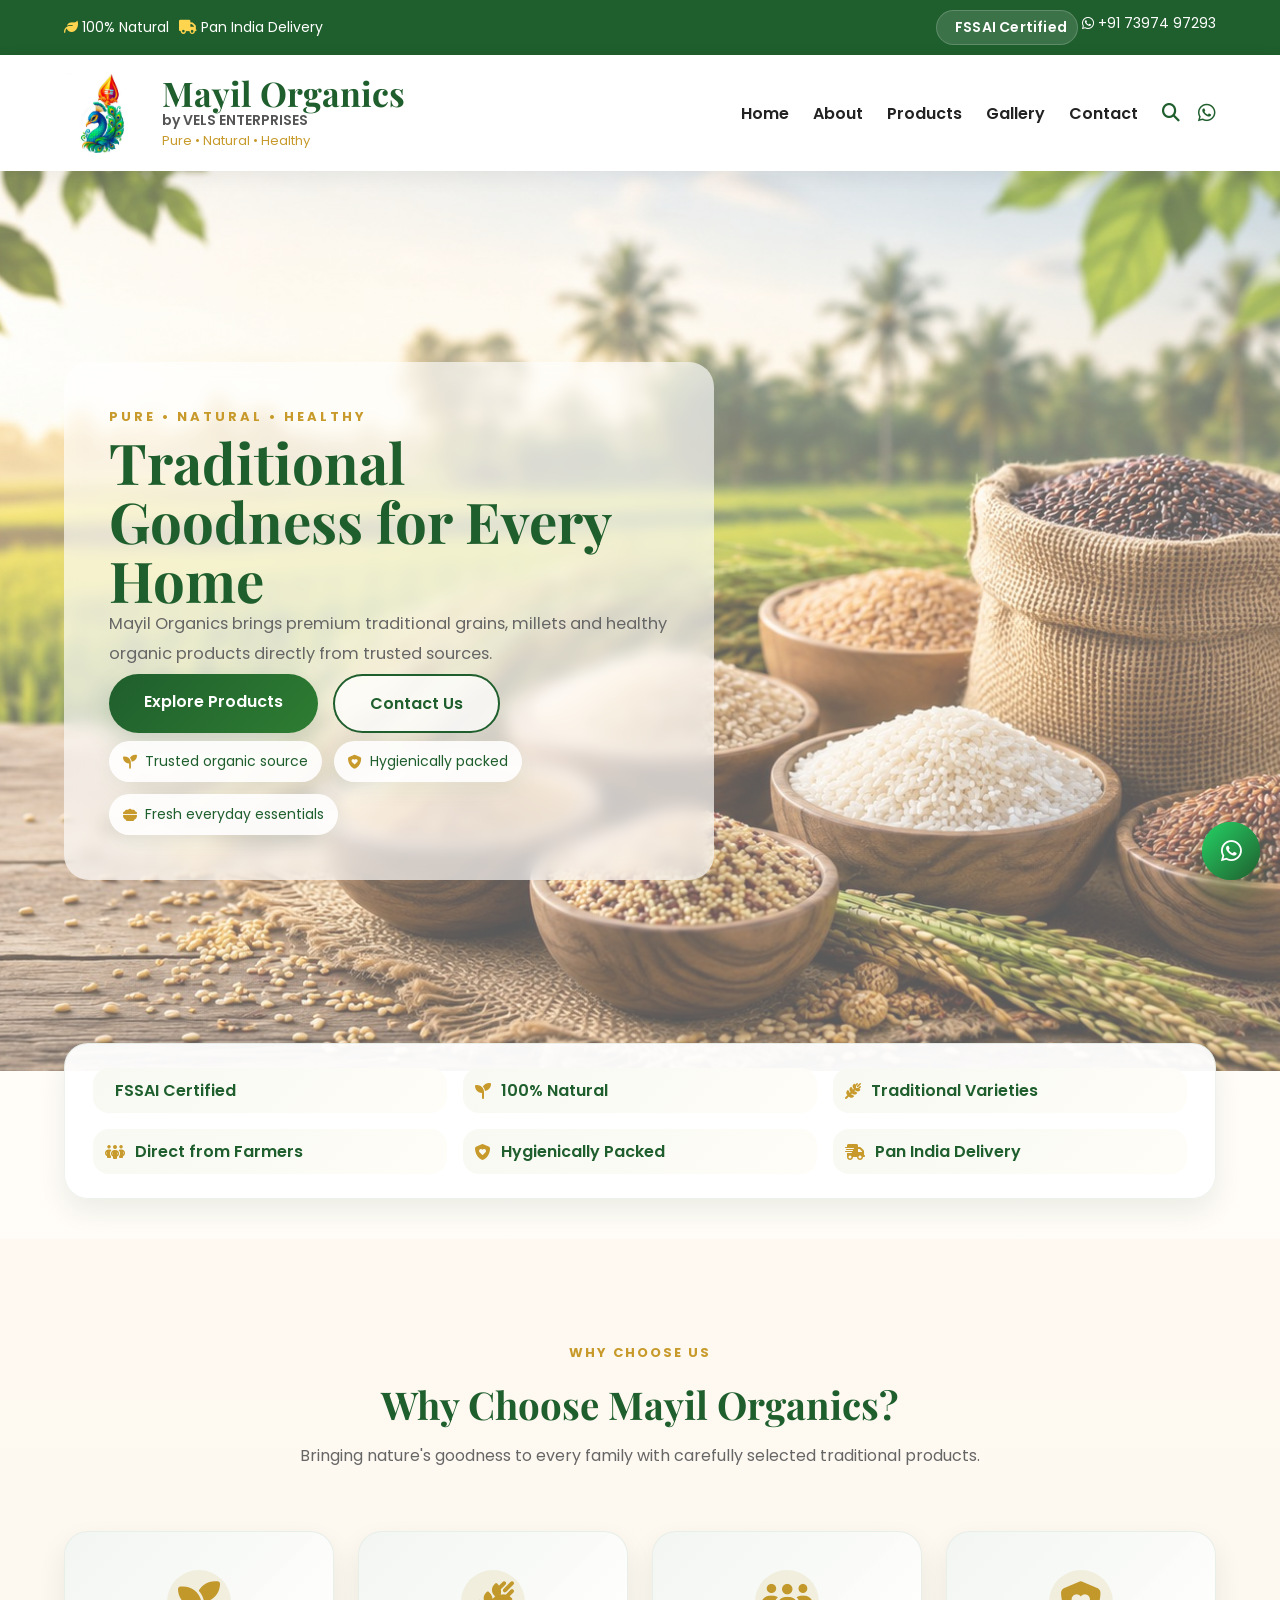
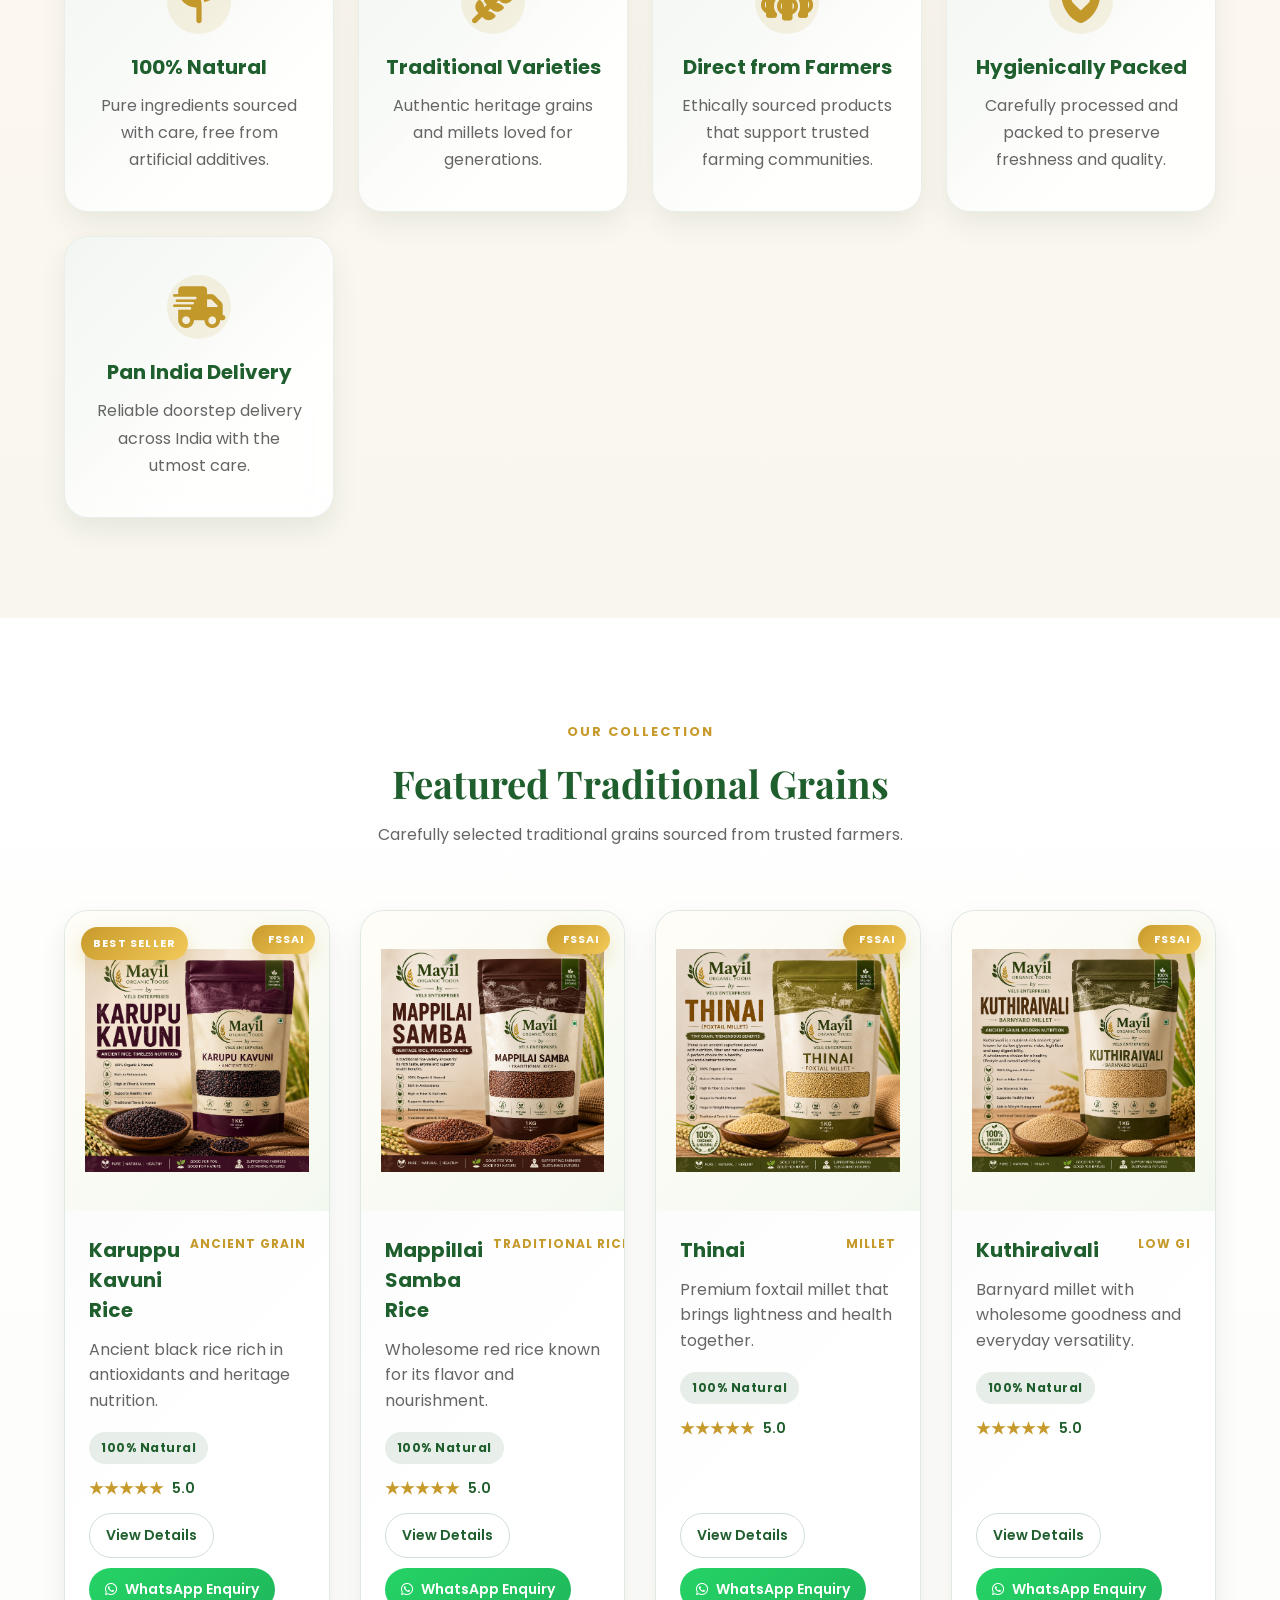
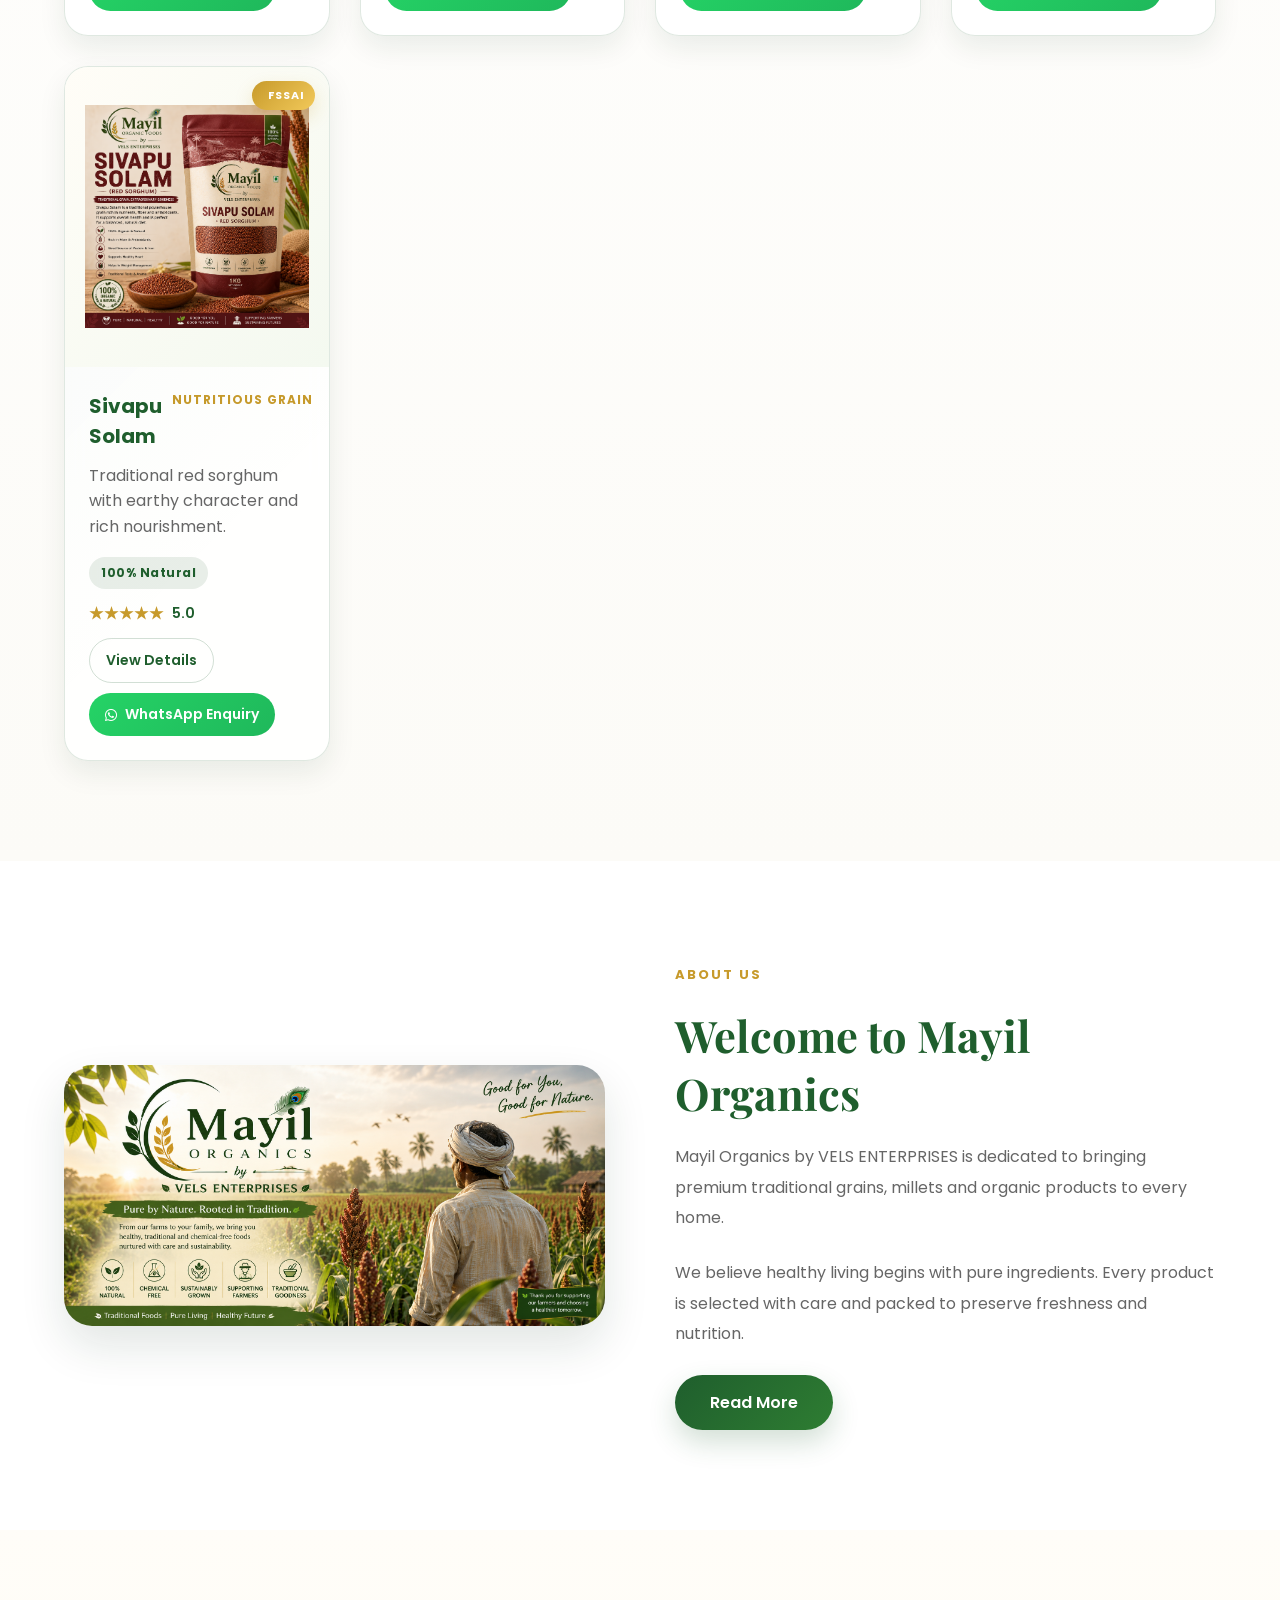
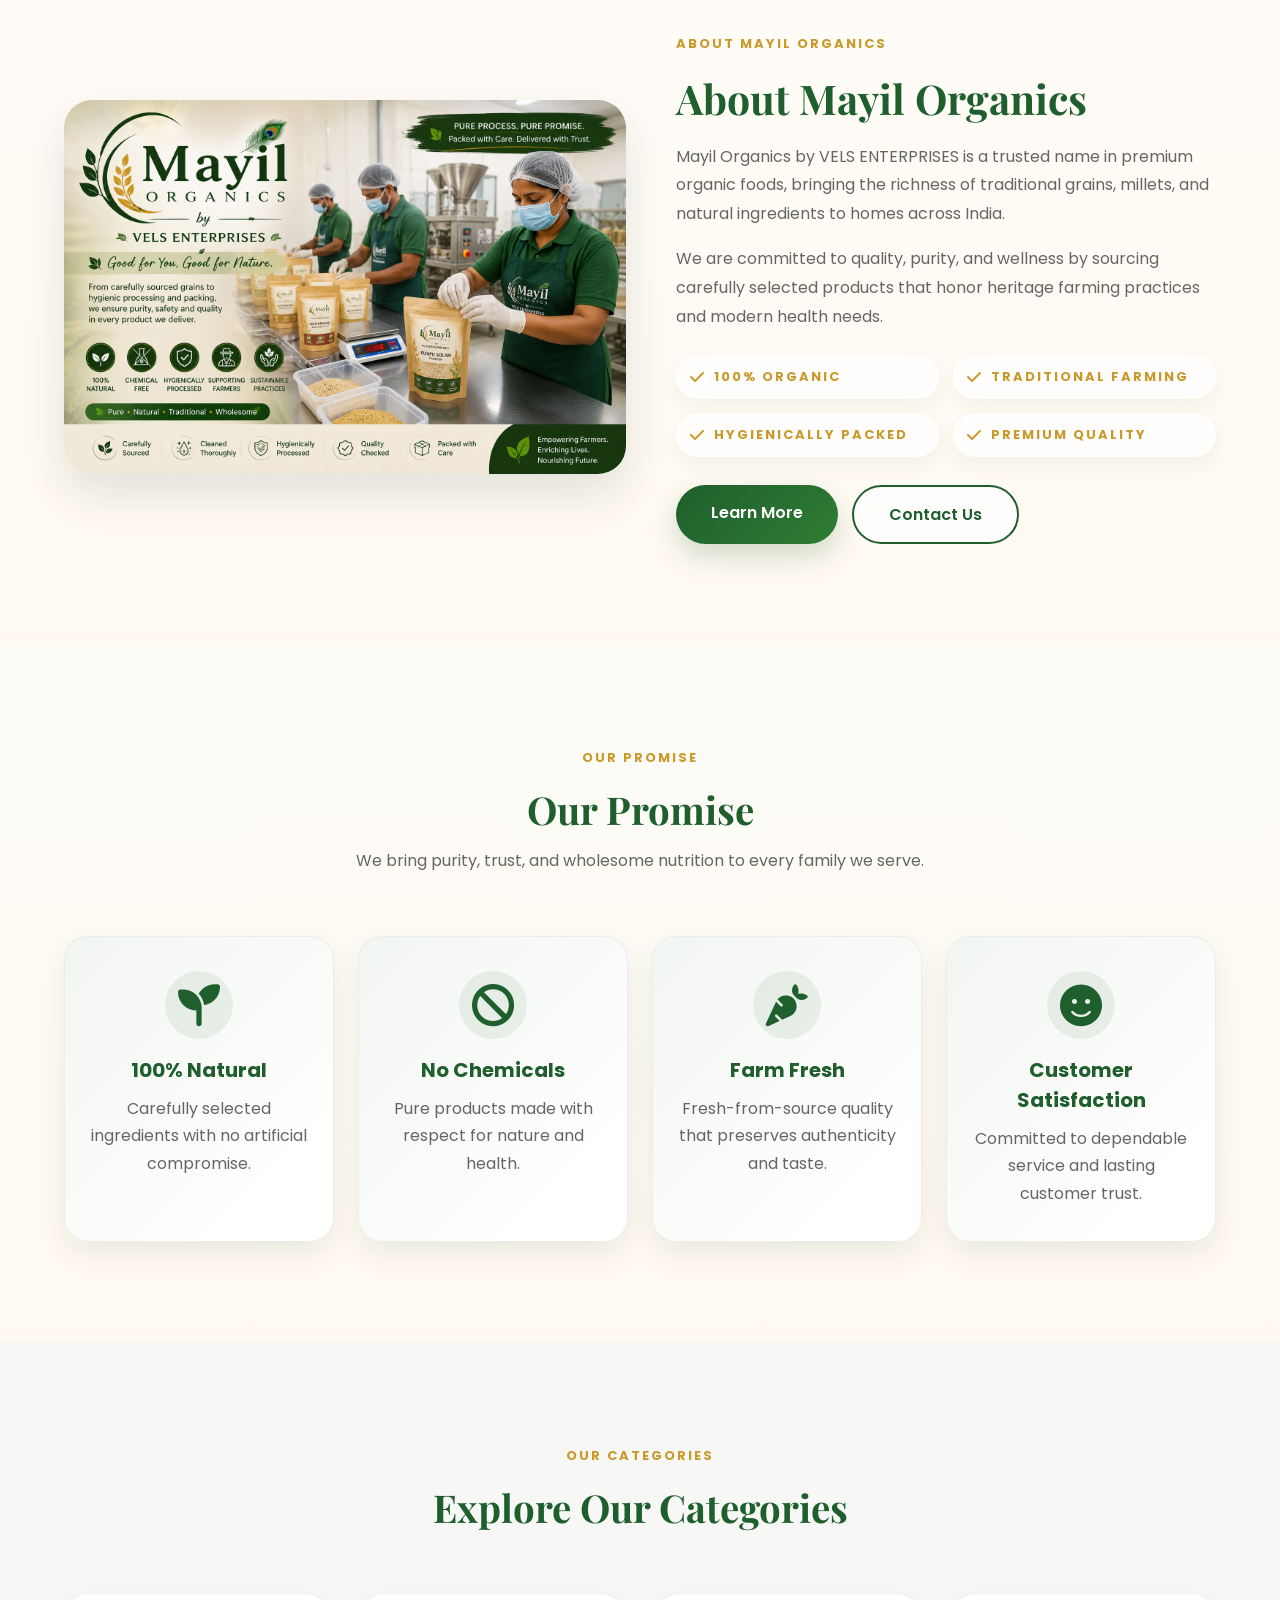
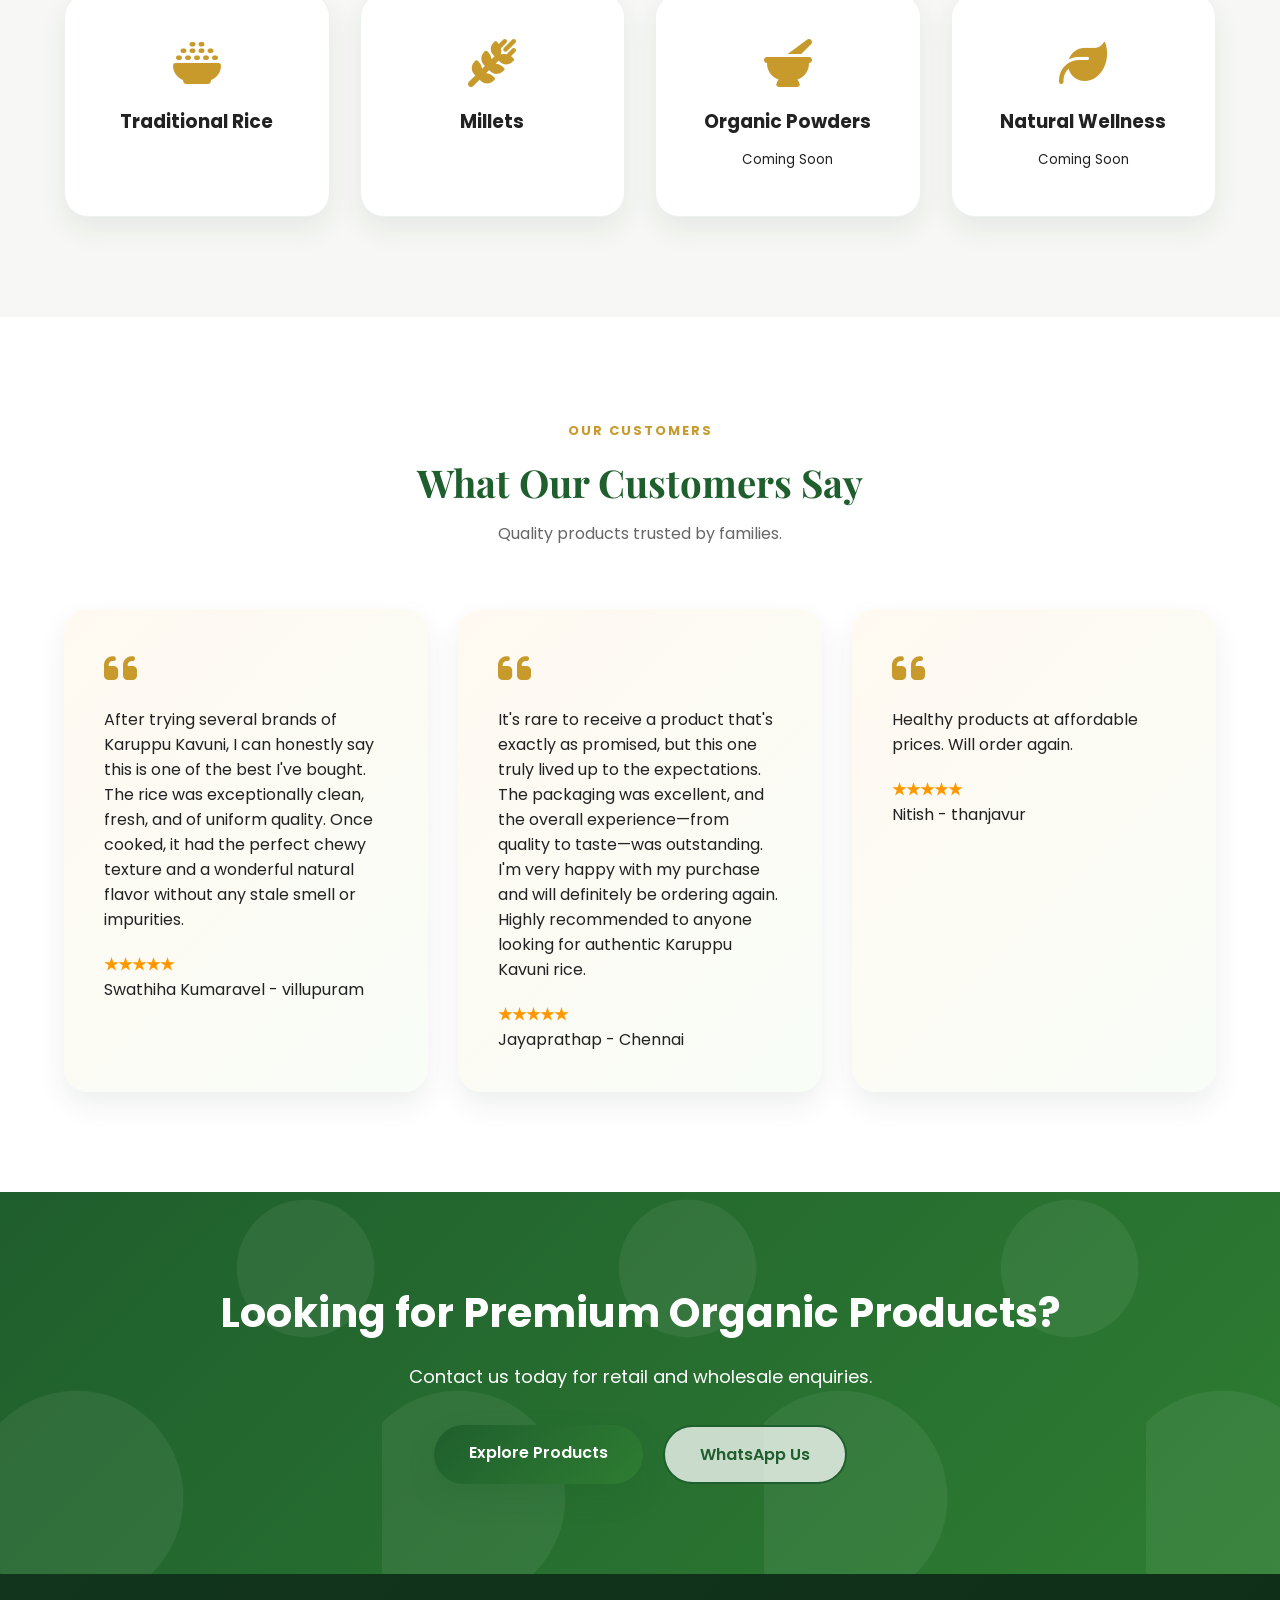
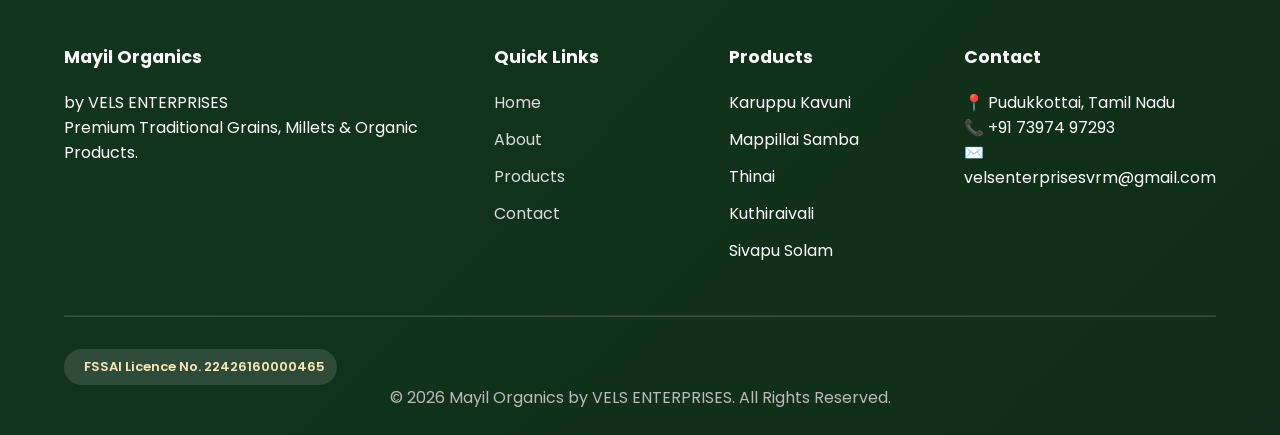
<file: index.html>
<!DOCTYPE html>
<html lang="en">

<head>

<meta charset="UTF-8">

<meta name="viewport" content="width=device-width, initial-scale=1.0">

<title>Mayil Organics | Premium Organic Foods by VELS ENTERPRISES</title>

<meta name="description" content="Premium organic foods, traditional grains, and millets by Mayil Organics and VELS ENTERPRISES. FSSAI certified and delivered pan India.">
<meta name="keywords" content="Mayil Organics, organic food, traditional rice, millets, FSSAI certified, VELS ENTERPRISES">
<meta name="theme-color" content="#1F5E2D">

<link rel="preconnect" href="https://fonts.googleapis.com">

<link rel="preconnect" href="https://fonts.gstatic.com" crossorigin>

<link href="https://fonts.googleapis.com/css2?family=Poppins:wght@300;400;500;600;700&family=Playfair+Display:wght@500;600;700&display=swap" rel="stylesheet">

<link rel="stylesheet"
href="https://cdnjs.cloudflare.com/ajax/libs/font-awesome/6.6.0/css/all.min.css">

<link rel="stylesheet"
href="css/style.css">

</head>

<body>
<div class="page-loading"><div class="loader"></div></div>
<div class="search-modal">
    <div class="modal-card">
        <div class="modal-head"><h3>Search Products</h3><button type="button" class="close" aria-label="Close search">✕</button></div>
        <input type="text" placeholder="Search for products">
        <div class="search-results"></div>
    </div>
</div>

<!--================== TOP BAR ==================-->

<div class="top-bar">

<div class="container">

<div class="top-left">

<span><i class="fa-solid fa-leaf"></i> 100% Natural</span>

<span><i class="fa-solid fa-truck"></i> Pan India Delivery</span>

</div>

<div class="top-right">

<span class="top-bar-badge"><i class="fa-solid fa-badge-check"></i> FSSAI Certified</span>

<i class="fa-brands fa-whatsapp"></i>

+91 73974 97293

</div>

</div>

</div>

<!--================== HEADER ==================-->

<header>

<div class="container">

<nav>

<a href="index.html" class="logo">

    <img src="images/logo.png" alt="Mayil Organics Logo">

    <div class="logo-text">

        <h2>Mayil Organics</h2>

        <span>by VELS ENTERPRISES</span>

        <small>Pure • Natural • Healthy</small>

    </div>

</a>

<button class="menu-toggle" aria-label="Toggle navigation">
    <span></span>
    <span></span>
    <span></span>
</button>

<div class="nav-links">

<ul>

<li><a href="#">Home</a></li>

<li><a href="about.html">About</a></li>

<li><a href="products.html">Products</a></li>

<li><a href="gallery.html">Gallery</a></li>

<li><a href="contact.html">Contact</a></li>

</ul>

<div class="nav-icons">

<button class="search-btn" aria-label="Search products"><i class="fa-solid fa-magnifying-glass"></i></button>

<a href="https://wa.me/917397497293">

<i class="fa-brands fa-whatsapp"></i>

</a>

</div>

</div>

</nav>

</div>

</header>

<!--================ HERO =================-->

<section class="hero">

<div class="container hero-content">

<div class="hero-left">

<h5>PURE • NATURAL • HEALTHY</h5>

<h1>

Traditional Goodness

for Every Home

</h1>

<p>

Mayil Organics brings premium traditional grains,

millets and healthy organic products directly

from trusted sources.

</p>

<div class="hero-buttons">

<a href="products.html" class="btn">

Explore Products

</a>

<a href="contact.html"

class="btn-outline">

Contact Us

</a>

</div>

<div class="hero-highlights">

<span><i class="fa-solid fa-seedling"></i> Trusted organic source</span>

<span><i class="fa-solid fa-shield-heart"></i> Hygienically packed</span>

<span><i class="fa-solid fa-bowl-food"></i> Fresh everyday essentials</span>

</div>

</div>

</div>

</section>

<section class="trust-strip">
    <div class="container">
        <div class="trust-item"><i class="fa-solid fa-badge-check"></i> FSSAI Certified</div>
        <div class="trust-item"><i class="fa-solid fa-seedling"></i> 100% Natural</div>
        <div class="trust-item"><i class="fa-solid fa-wheat-awn"></i> Traditional Varieties</div>
        <div class="trust-item"><i class="fa-solid fa-people-group"></i> Direct from Farmers</div>
        <div class="trust-item"><i class="fa-solid fa-shield-heart"></i> Hygienically Packed</div>
        <div class="trust-item"><i class="fa-solid fa-truck-fast"></i> Pan India Delivery</div>
    </div>
</section>

<!-- =========================
     WHY CHOOSE US
========================== -->

<section class="why-us">

    <div class="container">

        <div class="section-title">

            <span>WHY CHOOSE US</span>

            <h2>Why Choose Mayil Organics?</h2>

            <p>
                Bringing nature's goodness to every family with carefully selected traditional products.
            </p>

        </div>

        <div class="features-grid">

            <div class="feature-box">
                <i class="fa-solid fa-seedling"></i>
                <h3>100% Natural</h3>
                <p>Pure ingredients sourced with care, free from artificial additives.</p>
            </div>

            <div class="feature-box">
                <i class="fa-solid fa-wheat-awn"></i>
                <h3>Traditional Varieties</h3>
                <p>Authentic heritage grains and millets loved for generations.</p>
            </div>

            <div class="feature-box">
                <i class="fa-solid fa-people-group"></i>
                <h3>Direct from Farmers</h3>
                <p>Ethically sourced products that support trusted farming communities.</p>
            </div>

            <div class="feature-box">
                <i class="fa-solid fa-shield-heart"></i>
                <h3>Hygienically Packed</h3>
                <p>Carefully processed and packed to preserve freshness and quality.</p>
            </div>

            <div class="feature-box">
                <i class="fa-solid fa-truck-fast"></i>
                <h3>Pan India Delivery</h3>
                <p>Reliable doorstep delivery across India with the utmost care.</p>
            </div>

        </div>

    </div>

</section>

<!-- =========================
     FEATURED PRODUCTS
========================== -->

<section class="featured-products">

    <div class="container">

        <div class="section-title">

            <span>OUR COLLECTION</span>

            <h2>Featured Traditional Grains</h2>

            <p>
                Carefully selected traditional grains sourced from trusted farmers.
            </p>

        </div>

        <div class="product-grid">

            <article class="product-card" data-href="karuppu-kavuni.html">
                <div class="product-media">
                    <span class="best-seller">Best Seller</span>
                    <span class="cert-badge"><i class="fa-solid fa-badge-check"></i> FSSAI</span>
                    <img src="images/products/karuppu-kavuni.png" alt="Karuppu Kavuni">
                </div>
                <div class="product-info">
                    <div class="product-top">
                        <h3>Karuppu Kavuni Rice</h3>
                        <span class="product-tag">Ancient Grain</span>
                    </div>
                    <p>Ancient black rice rich in antioxidants and heritage nutrition.</p>
                    <div class="product-badges">
                        <span class="pill natural-pill">100% Natural</span>
                    </div>
                    <div class="product-rating" aria-label="Five star rating">
                        <span class="stars">★★★★★</span>
                        <span class="rating-text">5.0</span>
                    </div>
                    <div class="product-actions">
                        <a href="karuppu-kavuni.html" class="product-btn outline-btn">View Details</a>
                        <a href="https://wa.me/917397497293?text=Hello%20I%20would%20like%20to%20know%20more%20about%20Karuppu%20Kavuni%20Rice" class="product-btn whatsapp-btn" target="_blank" rel="noopener">
                            <i class="fa-brands fa-whatsapp"></i> WhatsApp Enquiry
                        </a>
                    </div>
                </div>
            </article>

            <article class="product-card" data-href="mappillai-samba.html">
                <div class="product-media">
                    <span class="cert-badge"><i class="fa-solid fa-badge-check"></i> FSSAI</span>
                    <img src="images/products/mappillai-samba.png" alt="Mappillai Samba">
                </div>
                <div class="product-info">
                    <div class="product-top">
                        <h3>Mappillai Samba Rice</h3>
                        <span class="product-tag">Traditional Rice</span>
                    </div>
                    <p>Wholesome red rice known for its flavor and nourishment.</p>
                    <div class="product-badges">
                        <span class="pill natural-pill">100% Natural</span>
                    </div>
                    <div class="product-rating" aria-label="Five star rating">
                        <span class="stars">★★★★★</span>
                        <span class="rating-text">5.0</span>
                    </div>
                    <div class="product-actions">
                        <a href="mappillai-samba.html" class="product-btn outline-btn">View Details</a>
                        <a href="https://wa.me/917397497293?text=Hello%20I%20would%20like%20to%20know%20more%20about%20Mappillai%20Samba%20Rice" class="product-btn whatsapp-btn" target="_blank" rel="noopener">
                            <i class="fa-brands fa-whatsapp"></i> WhatsApp Enquiry
                        </a>
                    </div>
                </div>
            </article>

            <article class="product-card" data-href="thinai.html">
                <div class="product-media">
                    <span class="cert-badge"><i class="fa-solid fa-badge-check"></i> FSSAI</span>
                    <img src="images/products/thinai.png" alt="Thinai">
                </div>
                <div class="product-info">
                    <div class="product-top">
                        <h3>Thinai</h3>
                        <span class="product-tag">Millet</span>
                    </div>
                    <p>Premium foxtail millet that brings lightness and health together.</p>
                    <div class="product-badges">
                        <span class="pill natural-pill">100% Natural</span>
                    </div>
                    <div class="product-rating" aria-label="Five star rating">
                        <span class="stars">★★★★★</span>
                        <span class="rating-text">5.0</span>
                    </div>
                    <div class="product-actions">
                        <a href="thinai.html" class="product-btn outline-btn">View Details</a>
                        <a href="https://wa.me/917397497293?text=Hello%20I%20would%20like%20to%20know%20more%20about%20Thinai" class="product-btn whatsapp-btn" target="_blank" rel="noopener">
                            <i class="fa-brands fa-whatsapp"></i> WhatsApp Enquiry
                        </a>
                    </div>
                </div>
            </article>

            <article class="product-card" data-href="kuthiraivali.html">
                <div class="product-media">
                    <span class="cert-badge"><i class="fa-solid fa-badge-check"></i> FSSAI</span>
                    <img src="images/products/kuthiraivali.png" alt="Kuthiraivali">
                </div>
                <div class="product-info">
                    <div class="product-top">
                        <h3>Kuthiraivali</h3>
                        <span class="product-tag">Low GI</span>
                    </div>
                    <p>Barnyard millet with wholesome goodness and everyday versatility.</p>
                    <div class="product-badges">
                        <span class="pill natural-pill">100% Natural</span>
                    </div>
                    <div class="product-rating" aria-label="Five star rating">
                        <span class="stars">★★★★★</span>
                        <span class="rating-text">5.0</span>
                    </div>
                    <div class="product-actions">
                        <a href="kuthiraivali.html" class="product-btn outline-btn">View Details</a>
                        <a href="https://wa.me/917397497293?text=Hello%20I%20would%20like%20to%20know%20more%20about%20Kuthiraivali" class="product-btn whatsapp-btn" target="_blank" rel="noopener">
                            <i class="fa-brands fa-whatsapp"></i> WhatsApp Enquiry
                        </a>
                    </div>
                </div>
            </article>

            <article class="product-card" data-href="sivapu-solam.html">
                <div class="product-media">
                    <span class="cert-badge"><i class="fa-solid fa-badge-check"></i> FSSAI</span>
                    <img src="images/products/sivapu-solam.png" alt="Sivapu Solam">
                </div>
                <div class="product-info">
                    <div class="product-top">
                        <h3>Sivapu Solam</h3>
                        <span class="product-tag">Nutritious Grain</span>
                    </div>
                    <p>Traditional red sorghum with earthy character and rich nourishment.</p>
                    <div class="product-badges">
                        <span class="pill natural-pill">100% Natural</span>
                    </div>
                    <div class="product-rating" aria-label="Five star rating">
                        <span class="stars">★★★★★</span>
                        <span class="rating-text">5.0</span>
                    </div>
                    <div class="product-actions">
                        <a href="sivapu-solam.html" class="product-btn outline-btn">View Details</a>
                        <a href="https://wa.me/917397497293?text=Hello%20I%20would%20like%20to%20know%20more%20about%20Sivapu%20Solam" class="product-btn whatsapp-btn" target="_blank" rel="noopener">
                            <i class="fa-brands fa-whatsapp"></i> WhatsApp Enquiry
                        </a>
                    </div>
                </div>
            </article>

        </div>

    </div>

</section>

<!-- =========================
        ABOUT US
========================== -->

<section class="about-home">

    <div class="container">

        <div class="about-grid">

            <div class="about-image">

                <img src="images/about-farm.png" alt="Natural Farming">

            </div>

            <div class="about-content">

                <span>ABOUT US</span>

                <h2>Welcome to Mayil Organics</h2>

                <p>

                    Mayil Organics by VELS ENTERPRISES is dedicated to bringing
                    premium traditional grains, millets and organic products to
                    every home.

                </p>

                <p>

                    We believe healthy living begins with pure ingredients.
                    Every product is selected with care and packed to preserve
                    freshness and nutrition.

                </p>

                <a href="about.html" class="btn">

                    Read More

                </a>

            </div>

        </div>

    </div>

</section>

<!-- =========================
     ABOUT MAYIL ORGANICS
========================== -->

<section class="about-premium">

    <div class="container">

        <div class="about-premium-grid">

            <div class="about-premium-image">
                <img src="images/about-products.png" alt="Mayil Organics Products">
            </div>

            <div class="about-premium-content">

                <span>ABOUT MAYIL ORGANICS</span>

                <h2>About Mayil Organics</h2>

                <p>
                    Mayil Organics by VELS ENTERPRISES is a trusted name in premium organic foods,
                    bringing the richness of traditional grains, millets, and natural ingredients
                    to homes across India.
                </p>

                <p>
                    We are committed to quality, purity, and wellness by sourcing carefully selected
                    products that honor heritage farming practices and modern health needs.
                </p>

                <div class="about-premium-features">
                    <div class="about-feature-item">
                        <i class="fa-solid fa-check"></i>
                        <span>100% Organic</span>
                    </div>
                    <div class="about-feature-item">
                        <i class="fa-solid fa-check"></i>
                        <span>Traditional Farming</span>
                    </div>
                    <div class="about-feature-item">
                        <i class="fa-solid fa-check"></i>
                        <span>Hygienically Packed</span>
                    </div>
                    <div class="about-feature-item">
                        <i class="fa-solid fa-check"></i>
                        <span>Premium Quality</span>
                    </div>
                </div>

                <div class="about-premium-buttons">
                    <a href="about.html" class="btn">Learn More</a>
                    <a href="contact.html" class="btn-outline">Contact Us</a>
                </div>

            </div>

        </div>

    </div>

</section>

<!-- =========================
     OUR PROMISE
========================== -->

<section class="our-promise">

    <div class="container">

        <div class="section-title">
            <span>OUR PROMISE</span>
            <h2>Our Promise</h2>
            <p>We bring purity, trust, and wholesome nutrition to every family we serve.</p>
        </div>

        <div class="promise-grid">

            <div class="promise-card">
                <i class="fa-solid fa-seedling"></i>
                <h3>100% Natural</h3>
                <p>Carefully selected ingredients with no artificial compromise.</p>
            </div>

            <div class="promise-card">
                <i class="fa-solid fa-ban"></i>
                <h3>No Chemicals</h3>
                <p>Pure products made with respect for nature and health.</p>
            </div>

            <div class="promise-card">
                <i class="fa-solid fa-carrot"></i>
                <h3>Farm Fresh</h3>
                <p>Fresh-from-source quality that preserves authenticity and taste.</p>
            </div>

            <div class="promise-card">
                <i class="fa-solid fa-smile"></i>
                <h3>Customer Satisfaction</h3>
                <p>Committed to dependable service and lasting customer trust.</p>
            </div>

        </div>

    </div>

</section>

<!-- =========================
      PRODUCT CATEGORIES
========================== -->

<section class="categories">

    <div class="container">

        <div class="section-title">

            <span>OUR CATEGORIES</span>

            <h2>Explore Our Categories</h2>

        </div>

        <div class="category-grid">

            <div class="category-card">

                <i class="fa-solid fa-bowl-rice"></i>

                <h3>Traditional Rice</h3>

            </div>

            <div class="category-card">

                <i class="fa-solid fa-wheat-awn"></i>

                <h3>Millets</h3>

            </div>

            <div class="category-card">

                <i class="fa-solid fa-mortar-pestle"></i>

                <h3>Organic Powders</h3>

                <small>Coming Soon</small>

            </div>

            <div class="category-card">

                <i class="fa-solid fa-leaf"></i>

                <h3>Natural Wellness</h3>

                <small>Coming Soon</small>

            </div>

        </div>

    </div>

</section>
<!-- =========================
     TESTIMONIALS
========================== -->

<section class="testimonials">

    <div class="container">

        <div class="section-title">

            <span>OUR CUSTOMERS</span>

            <h2>What Our Customers Say</h2>

            <p>Quality products trusted by families.</p>

        </div>

        <div class="testimonial-grid">

            <div class="testimonial-card">

                <i class="fa-solid fa-quote-left"></i>

                <p>
                    After trying several brands of Karuppu Kavuni, I can honestly say this is one of the best I've bought. The rice was exceptionally clean, fresh, and of uniform quality. Once cooked, it had the perfect chewy texture and a wonderful natural flavor without any stale smell or impurities.
                </p>

                <h4>★★★★★</h4>

                <span>Swathiha Kumaravel - villupuram</span>

            </div>

            <div class="testimonial-card">

                <i class="fa-solid fa-quote-left"></i>

                <p>
                    It's rare to receive a product that's exactly as promised, but this one truly lived up to the expectations. The packaging was excellent, and the overall experience—from quality to taste—was outstanding. I'm very happy with my purchase and will definitely be ordering again. Highly recommended to anyone looking for authentic Karuppu Kavuni rice.
                </p>

                <h4>★★★★★</h4>

                <span>Jayaprathap - Chennai</span>

            </div>

            <div class="testimonial-card">

                <i class="fa-solid fa-quote-left"></i>

                <p>
                    Healthy products at affordable prices.
                    Will order again.
                </p>

                <h4>★★★★★</h4>

                <span>Nitish - thanjavur</span>

            </div>

        </div>

    </div>

</section>

<!-- =========================
      CONTACT CTA
========================== -->

<section class="contact-cta">

    <div class="container">

        <h2>Looking for Premium Organic Products?</h2>

        <p>

            Contact us today for retail and wholesale enquiries.

        </p>

        <div class="cta-buttons">

            <a href="products.html" class="btn">

                Explore Products

            </a>

            <a href="https://wa.me/917397497293"

               class="btn-outline">

                WhatsApp Us

            </a>

        </div>

    </div>

</section>

<!-- Floating WhatsApp -->

<a href="https://wa.me/917397497293"

class="floating-whatsapp"

target="_blank">

<i class="fa-brands fa-whatsapp"></i>

</a>

<!-- =========================
        FOOTER
========================== -->

<footer>

<div class="container">

<div class="footer-grid">

<div>

<h3>Mayil Organics</h3>

<p>

by VELS ENTERPRISES

</p>

<p>

Premium Traditional Grains,

Millets & Organic Products.

</p>

</div>

<div>

<h4>Quick Links</h4>

<ul>

<li><a href="#">Home</a></li>

<li><a href="about.html">About</a></li>

<li><a href="products.html">Products</a></li>

<li><a href="contact.html">Contact</a></li>

</ul>

</div>

<div>

<h4>Products</h4>

<ul>

<li>Karuppu Kavuni</li>

<li>Mappillai Samba</li>

<li>Thinai</li>

<li>Kuthiraivali</li>

<li>Sivapu Solam</li>

</ul>

</div>

<div>

<h4>Contact</h4>

<p>

📍 Pudukkottai, Tamil Nadu

</p>

<p>

📞 +91 73974 97293

</p>

<p>

✉️ velsenterprisesvrm@gmail.com

</p>

</div>

</div>

<hr>

<div class="footer-badge"><i class="fa-solid fa-badge-check"></i> FSSAI Licence No. 22426160000465</div>

<p class="copyright">

© 2026 Mayil Organics by VELS ENTERPRISES.

All Rights Reserved.

</p>

</div>

</footer>

<a href="https://wa.me/917397497293" class="floating-whatsapp" aria-label="WhatsApp Enquiry"><i class="fa-brands fa-whatsapp"></i></a>

<script src="js/script.js"></script>

</body>

</html>
</file>
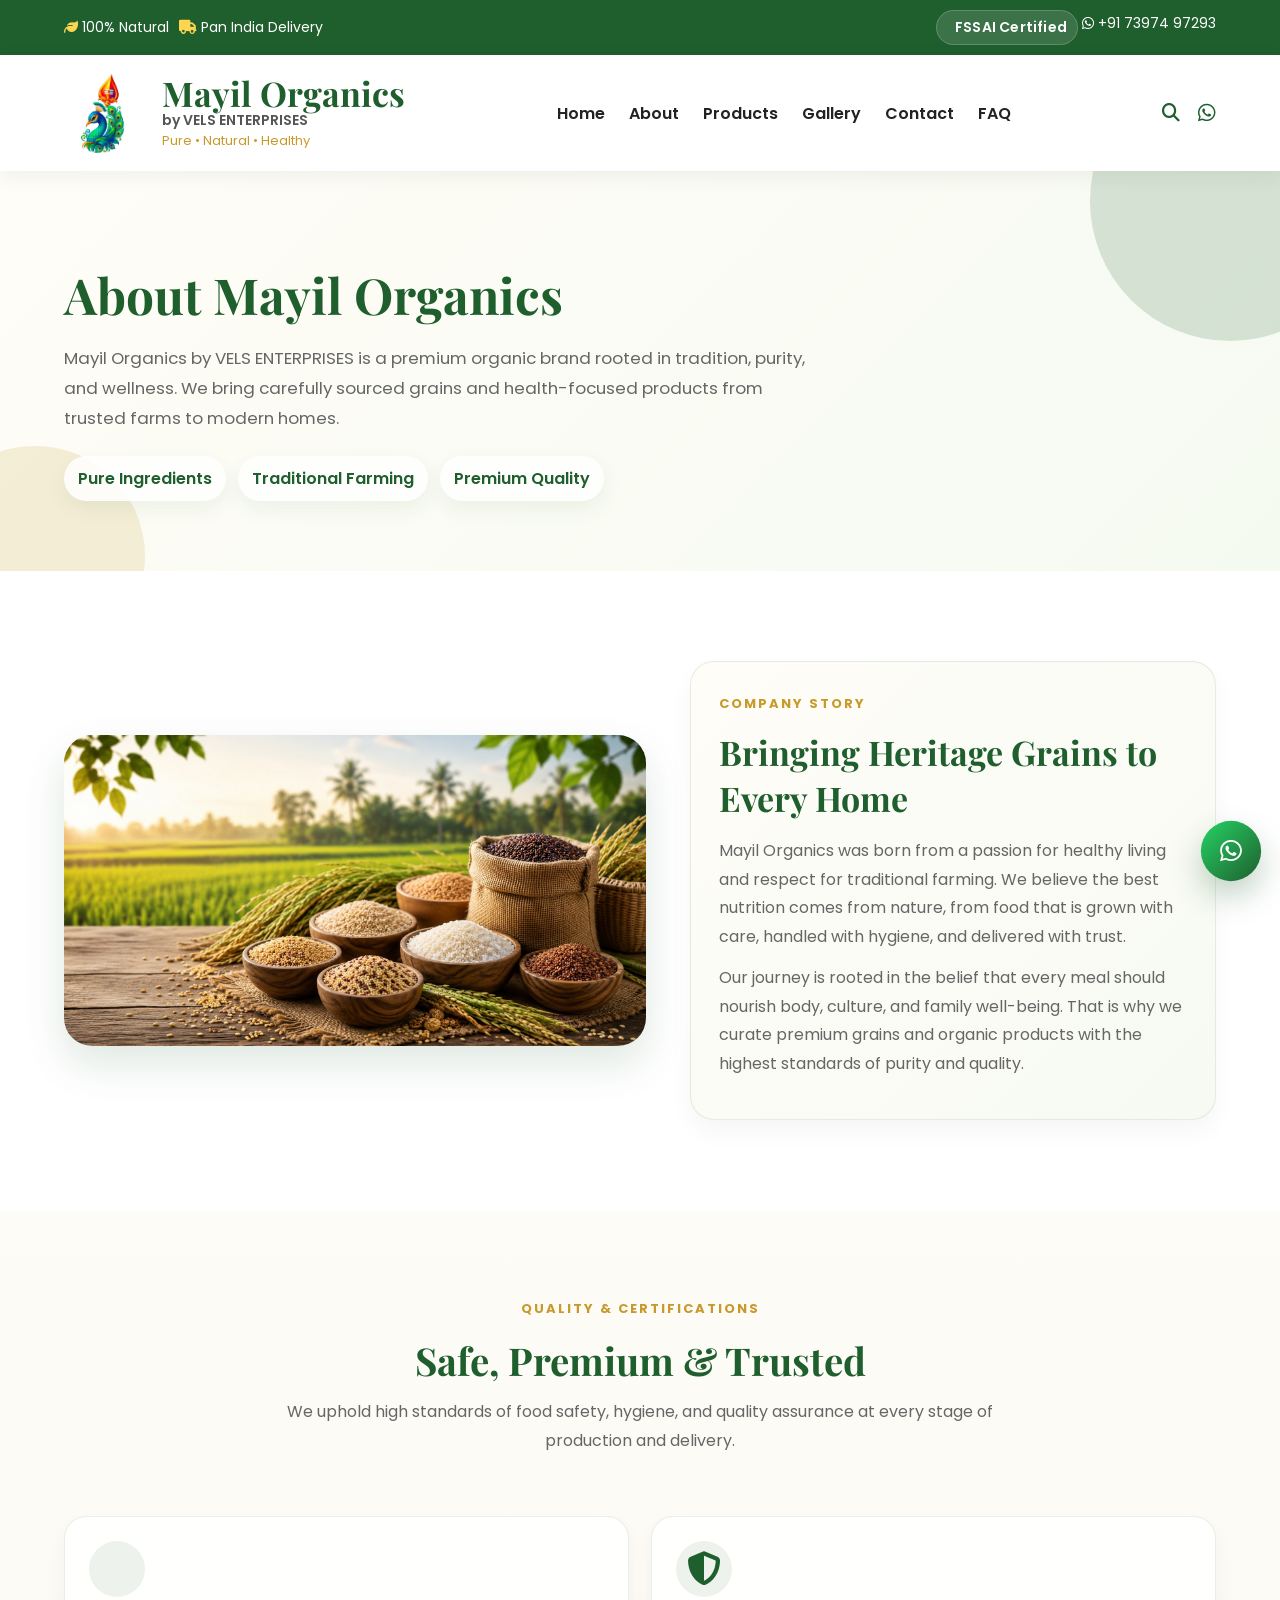
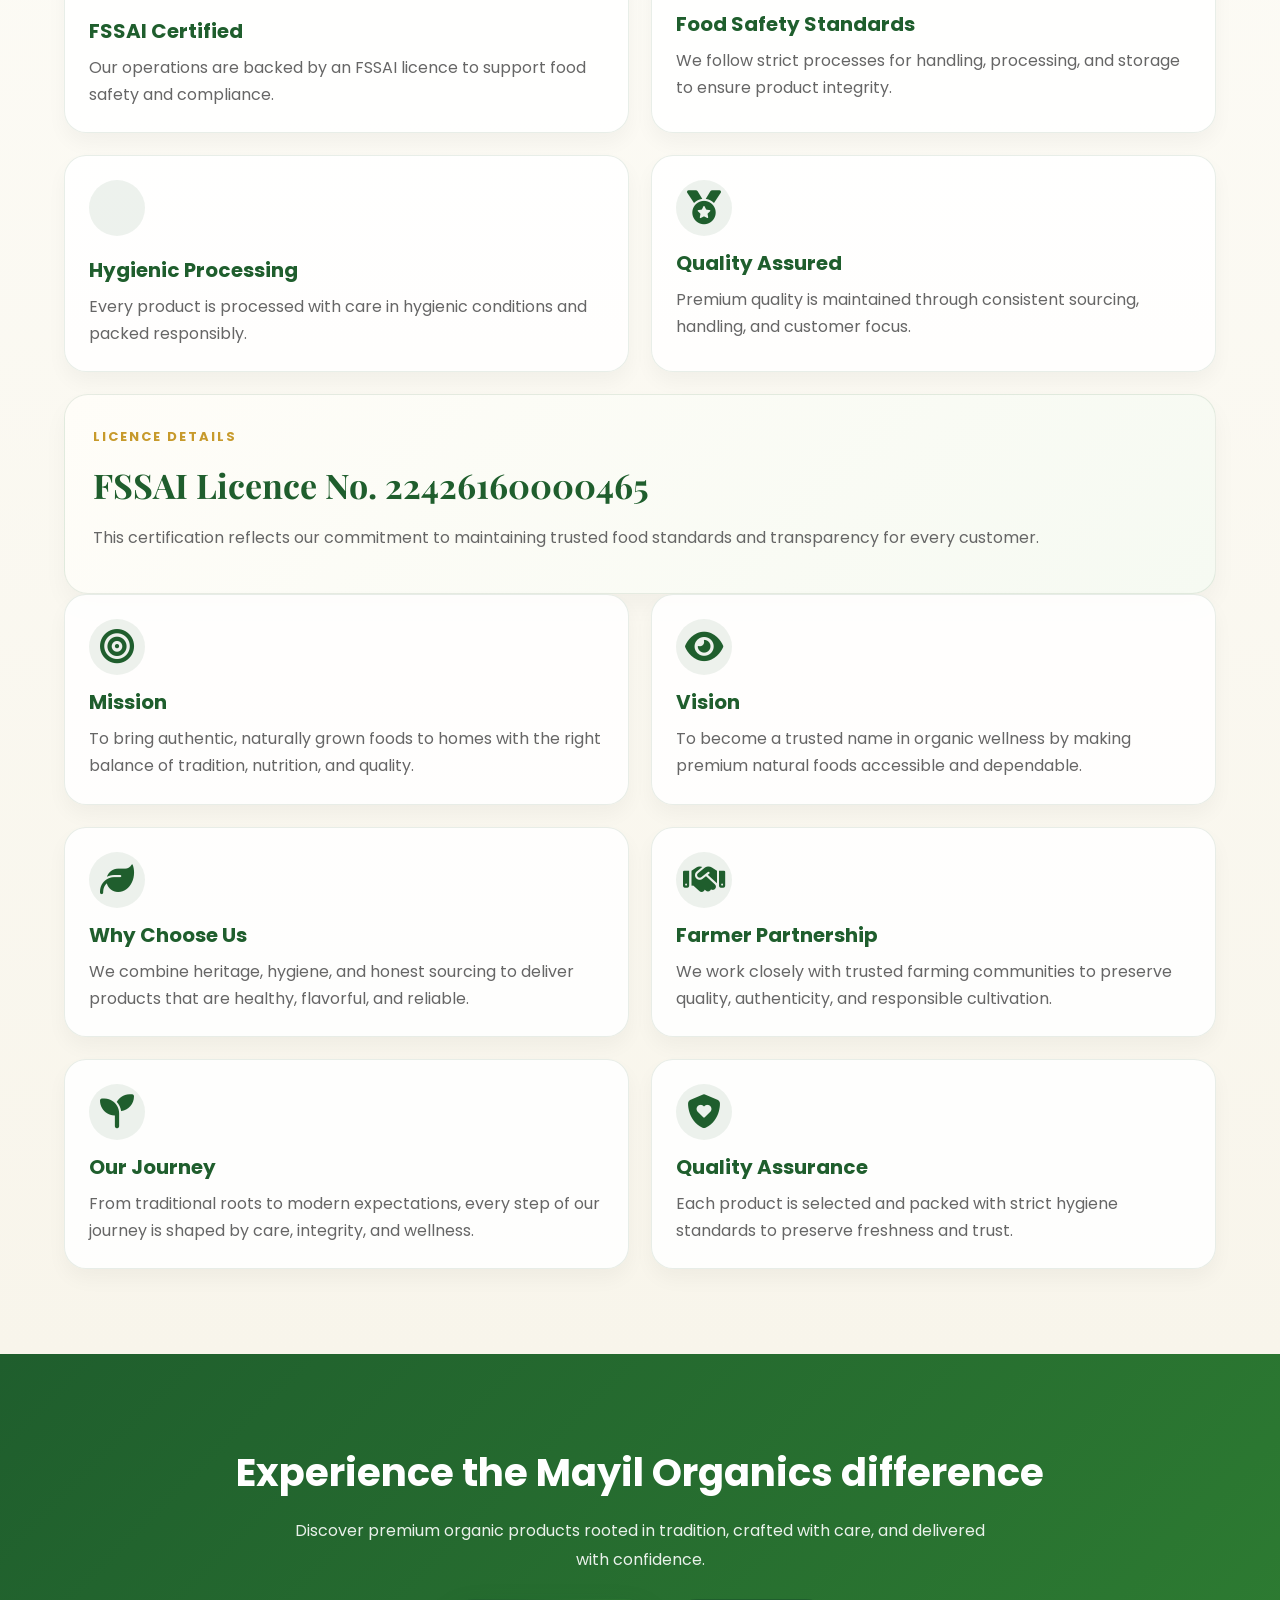
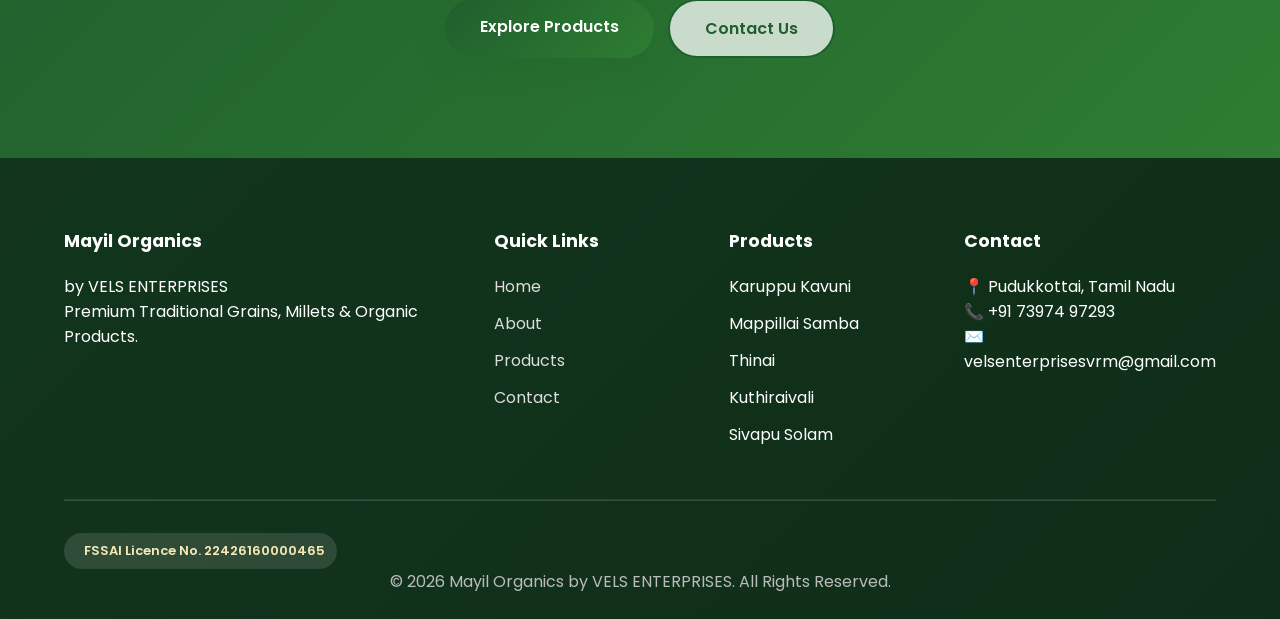
<file: about.html>
<!DOCTYPE html>
<html lang="en">
<head>
    <meta charset="UTF-8">
    <meta name="viewport" content="width=device-width, initial-scale=1.0">
    <title>About Us | Mayil Organics</title>
    <meta name="description" content="About Mayil Organics by VELS ENTERPRISES, a premium brand for traditional grains and organic wellness products.">
    <link rel="preconnect" href="https://fonts.googleapis.com">
    <link rel="preconnect" href="https://fonts.gstatic.com" crossorigin>
    <link href="https://fonts.googleapis.com/css2?family=Poppins:wght@300;400;500;600;700&family=Playfair+Display:wght@600;700&display=swap" rel="stylesheet">
    <link rel="stylesheet" href="https://cdnjs.cloudflare.com/ajax/libs/font-awesome/6.6.0/css/all.min.css">
    <link rel="stylesheet" href="css/style.css">
    <style>
        body {
            background: linear-gradient(180deg, #fffdf8 0%, #f8f5eb 100%);
        }

        .about-page header {
            background: rgba(255,255,255,0.96);
            backdrop-filter: blur(12px);
            box-shadow: 0 8px 25px rgba(0,0,0,.06);
        }

        .about-hero {
            padding: 90px 0 70px;
            background: linear-gradient(135deg, #fffdf7 0%, #f5faf1 100%);
            position: relative;
            overflow: hidden;
        }

        .about-hero::before,
        .about-hero::after {
            content: '';
            position: absolute;
            border-radius: 50%;
            opacity: .16;
            pointer-events: none;
        }

        .about-hero::before {
            width: 280px;
            height: 280px;
            background: #1f5e2d;
            top: -110px;
            right: -90px;
        }

        .about-hero::after {
            width: 220px;
            height: 220px;
            background: #c79a2b;
            bottom: -95px;
            left: -75px;
        }

        .about-hero .container {
            position: relative;
            z-index: 1;
        }

        .about-hero h1 {
            font-family: 'Playfair Display', serif;
            font-size: clamp(2.2rem, 4vw, 3.1rem);
            color: #1f5e2d;
            margin-bottom: 16px;
            max-width: 760px;
        }

        .about-hero p {
            color: #666;
            font-size: 1.05rem;
            line-height: 1.8;
            max-width: 760px;
        }

        .about-hero .hero-pills {
            display: flex;
            flex-wrap: wrap;
            gap: 12px;
            margin-top: 22px;
        }

        .about-hero .hero-pills span {
            padding: 10px 14px;
            border-radius: 999px;
            background: rgba(255,255,255,0.84);
            color: #1f5e2d;
            font-weight: 600;
            box-shadow: 0 8px 20px rgba(31,94,45,0.07);
        }

        .about-story {
            padding: 90px 0;
            background: #fff;
        }

        .about-grid {
            display: grid;
            grid-template-columns: 1.05fr 0.95fr;
            gap: 44px;
            align-items: center;
        }

        .about-image img {
            border-radius: 28px;
            height: 100%;
            max-height: 520px;
            object-fit: cover;
            box-shadow: 0 18px 40px rgba(31,94,45,0.14);
        }

        .about-card {
            background: linear-gradient(135deg, #fffdf8, #f6faf2);
            border: 1px solid rgba(31,94,45,0.1);
            border-radius: 24px;
            padding: 28px;
            box-shadow: 0 12px 24px rgba(0,0,0,.04);
        }

        .about-card span {
            color: #c79a2b;
            font-weight: 700;
            letter-spacing: 2px;
            text-transform: uppercase;
            font-size: 13px;
        }

        .about-card h2 {
            font-family: 'Playfair Display', serif;
            color: #1f5e2d;
            font-size: 34px;
            margin: 14px 0 16px;
        }

        .about-card p {
            color: #666;
            line-height: 1.8;
            margin-bottom: 12px;
        }

        .about-values {
            padding: 85px 0;
            background: linear-gradient(180deg, #fdfcf7 0%, #f8f5eb 100%);
        }

        .value-grid {
            display: grid;
            grid-template-columns: repeat(2, minmax(0, 1fr));
            gap: 22px;
        }

        .value-card {
            background: rgba(255,255,255,0.86);
            border: 1px solid rgba(31,94,45,0.1);
            border-radius: 22px;
            padding: 24px;
            transition: .35s ease;
            box-shadow: 0 10px 20px rgba(0,0,0,.04);
        }

        .value-card:hover {
            transform: translateY(-7px);
            box-shadow: 0 18px 35px rgba(31,94,45,0.12);
        }

        .value-card i {
            font-size: 34px;
            color: #1f5e2d;
            margin-bottom: 12px;
            display: inline-flex;
            width: 56px;
            height: 56px;
            align-items: center;
            justify-content: center;
            border-radius: 50%;
            background: rgba(31,94,45,0.08);
        }

        .value-card h3 {
            color: #1f5e2d;
            margin-bottom: 8px;
            font-size: 20px;
        }

        .value-card p {
            color: #666;
            line-height: 1.7;
            margin: 0;
        }

        .cta-section {
            padding: 90px 0 100px;
            background: linear-gradient(135deg, #1f5e2d, #2e7d32);
            color: #fff;
            text-align: center;
        }

        .cta-section h2 {
            font-size: clamp(1.8rem, 3vw, 2.45rem);
            margin-bottom: 16px;
        }

        .cta-section p {
            max-width: 720px;
            margin: 0 auto 24px;
            color: rgba(255,255,255,0.9);
            line-height: 1.8;
        }

        .cta-section .cta-buttons {
            display: flex;
            justify-content: center;
            gap: 14px;
            flex-wrap: wrap;
        }

        @media (max-width: 900px) {
            .about-grid {
                grid-template-columns: 1fr;
            }
        }

        @media (max-width: 768px) {
            .about-hero,
            .about-story,
            .about-values,
            .cta-section {
                padding: 72px 0;
            }

            .value-grid {
                grid-template-columns: 1fr;
            }
        }
    </style>
</head>
<body class="about-page">
<div class="page-loading"><div class="loader"></div></div>
<div class="search-modal">
    <div class="modal-card">
        <div class="modal-head"><h3>Search Products</h3><button type="button" class="close" aria-label="Close search">✕</button></div>
        <input type="text" placeholder="Search for products">
        <div class="search-results"></div>
    </div>
</div>

<div class="top-bar">
    <div class="container">
        <div class="top-left">
            <span><i class="fa-solid fa-leaf"></i> 100% Natural</span>
            <span><i class="fa-solid fa-truck"></i> Pan India Delivery</span>
        </div>
        <div class="top-right">
            <span class="top-bar-badge"><i class="fa-solid fa-badge-check"></i> FSSAI Certified</span>
            <i class="fa-brands fa-whatsapp"></i>
            +91 73974 97293
        </div>
    </div>
</div>

<header>
    <div class="container">
        <nav>
            <a href="index.html" class="logo">
                <img src="images/logo.png" alt="Mayil Organics Logo">
                <div class="logo-text">
                    <h2>Mayil Organics</h2>
                    <span>by VELS ENTERPRISES</span>
                    <small>Pure • Natural • Healthy</small>
                </div>
            </a>
            <ul>
                <li><a href="index.html">Home</a></li>
                <li><a href="about.html" class="active">About</a></li>
                <li><a href="products.html">Products</a></li>
                <li><a href="gallery.html">Gallery</a></li>
                <li><a href="contact.html">Contact</a></li>
                <li><a href="faq.html">FAQ</a></li>
            </ul>
            <div class="nav-icons">
                <button class="search-btn" aria-label="Search products"><i class="fa-solid fa-magnifying-glass"></i></button>
                <a href="https://wa.me/917397497293"><i class="fa-brands fa-whatsapp"></i></a>
            </div>
        </nav>
    </div>
</header>

<section class="about-hero">
    <div class="container">
        <h1>About Mayil Organics</h1>
        <p>Mayil Organics by VELS ENTERPRISES is a premium organic brand rooted in tradition, purity, and wellness. We bring carefully sourced grains and health-focused products from trusted farms to modern homes.</p>
        <div class="hero-pills">
            <span>Pure Ingredients</span>
            <span>Traditional Farming</span>
            <span>Premium Quality</span>
        </div>
    </div>
</section>

<section class="about-story">
    <div class="container">
        <div class="about-grid">
            <div class="about-image">
                <img src="images/hero-banner.jpg" alt="Organic farm and premium produce">
            </div>
            <div class="about-card">
                <span>Company Story</span>
                <h2>Bringing Heritage Grains to Every Home</h2>
                <p>Mayil Organics was born from a passion for healthy living and respect for traditional farming. We believe the best nutrition comes from nature, from food that is grown with care, handled with hygiene, and delivered with trust.</p>
                <p>Our journey is rooted in the belief that every meal should nourish body, culture, and family well-being. That is why we curate premium grains and organic products with the highest standards of purity and quality.</p>
            </div>
        </div>
    </div>
</section>

<section class="about-values">
    <div class="container">
        <div class="section-title">
            <span>QUALITY & CERTIFICATIONS</span>
            <h2>Safe, Premium & Trusted</h2>
            <p>We uphold high standards of food safety, hygiene, and quality assurance at every stage of production and delivery.</p>
        </div>

        <div class="value-grid">
            <div class="value-card">
                <i class="fa-solid fa-badge-check"></i>
                <h3>FSSAI Certified</h3>
                <p>Our operations are backed by an FSSAI licence to support food safety and compliance.</p>
            </div>
            <div class="value-card">
                <i class="fa-solid fa-shield-halved"></i>
                <h3>Food Safety Standards</h3>
                <p>We follow strict processes for handling, processing, and storage to ensure product integrity.</p>
            </div>
            <div class="value-card">
                <i class="fa-solid fa-sparkles"></i>
                <h3>Hygienic Processing</h3>
                <p>Every product is processed with care in hygienic conditions and packed responsibly.</p>
            </div>
            <div class="value-card">
                <i class="fa-solid fa-medal"></i>
                <h3>Quality Assured</h3>
                <p>Premium quality is maintained through consistent sourcing, handling, and customer focus.</p>
            </div>
        </div>

        <div class="about-card" style="margin-top:22px;">
            <span>LICENCE DETAILS</span>
            <h2>FSSAI Licence No. 22426160000465</h2>
            <p>This certification reflects our commitment to maintaining trusted food standards and transparency for every customer.</p>
        </div>

        <div class="value-grid">
            <div class="value-card">
                <i class="fa-solid fa-bullseye"></i>
                <h3>Mission</h3>
                <p>To bring authentic, naturally grown foods to homes with the right balance of tradition, nutrition, and quality.</p>
            </div>
            <div class="value-card">
                <i class="fa-solid fa-eye"></i>
                <h3>Vision</h3>
                <p>To become a trusted name in organic wellness by making premium natural foods accessible and dependable.</p>
            </div>
            <div class="value-card">
                <i class="fa-solid fa-leaf"></i>
                <h3>Why Choose Us</h3>
                <p>We combine heritage, hygiene, and honest sourcing to deliver products that are healthy, flavorful, and reliable.</p>
            </div>
            <div class="value-card">
                <i class="fa-solid fa-handshake"></i>
                <h3>Farmer Partnership</h3>
                <p>We work closely with trusted farming communities to preserve quality, authenticity, and responsible cultivation.</p>
            </div>
            <div class="value-card">
                <i class="fa-solid fa-seedling"></i>
                <h3>Our Journey</h3>
                <p>From traditional roots to modern expectations, every step of our journey is shaped by care, integrity, and wellness.</p>
            </div>
            <div class="value-card">
                <i class="fa-solid fa-shield-heart"></i>
                <h3>Quality Assurance</h3>
                <p>Each product is selected and packed with strict hygiene standards to preserve freshness and trust.</p>
            </div>
        </div>
    </div>
</section>

<section class="cta-section">
    <div class="container">
        <h2>Experience the Mayil Organics difference</h2>
        <p>Discover premium organic products rooted in tradition, crafted with care, and delivered with confidence.</p>
        <div class="cta-buttons">
            <a href="products.html" class="btn">Explore Products</a>
            <a href="contact.html" class="btn-outline">Contact Us</a>
        </div>
    </div>
</section>

<footer>
    <div class="container">
        <div class="footer-grid">
            <div>
                <h3>Mayil Organics</h3>
                <p>by VELS ENTERPRISES</p>
                <p>Premium Traditional Grains, Millets & Organic Products.</p>
            </div>
            <div>
                <h4>Quick Links</h4>
                <ul>
                    <li><a href="index.html">Home</a></li>
                    <li><a href="about.html">About</a></li>
                    <li><a href="products.html">Products</a></li>
                    <li><a href="contact.html">Contact</a></li>
                </ul>
            </div>
            <div>
                <h4>Products</h4>
                <ul>
                    <li>Karuppu Kavuni</li>
                    <li>Mappillai Samba</li>
                    <li>Thinai</li>
                    <li>Kuthiraivali</li>
                    <li>Sivapu Solam</li>
                </ul>
            </div>
            <div>
                <h4>Contact</h4>
                <p>📍 Pudukkottai, Tamil Nadu</p>
                <p>📞 +91 73974 97293</p>
                <p>✉️ velsenterprisesvrm@gmail.com</p>
            </div>
        </div>
        <hr>
        <div class="footer-badge"><i class="fa-solid fa-badge-check"></i> FSSAI Licence No. 22426160000465</div>
<p class="copyright">© 2026 Mayil Organics by VELS ENTERPRISES. All Rights Reserved.</p>
    </div>
</footer>

<a href="https://wa.me/917397497293" class="floating-whatsapp" aria-label="WhatsApp Enquiry"><i class="fa-brands fa-whatsapp"></i></a>

<script src="js/script.js"></script>
</body>
</html>
</file>
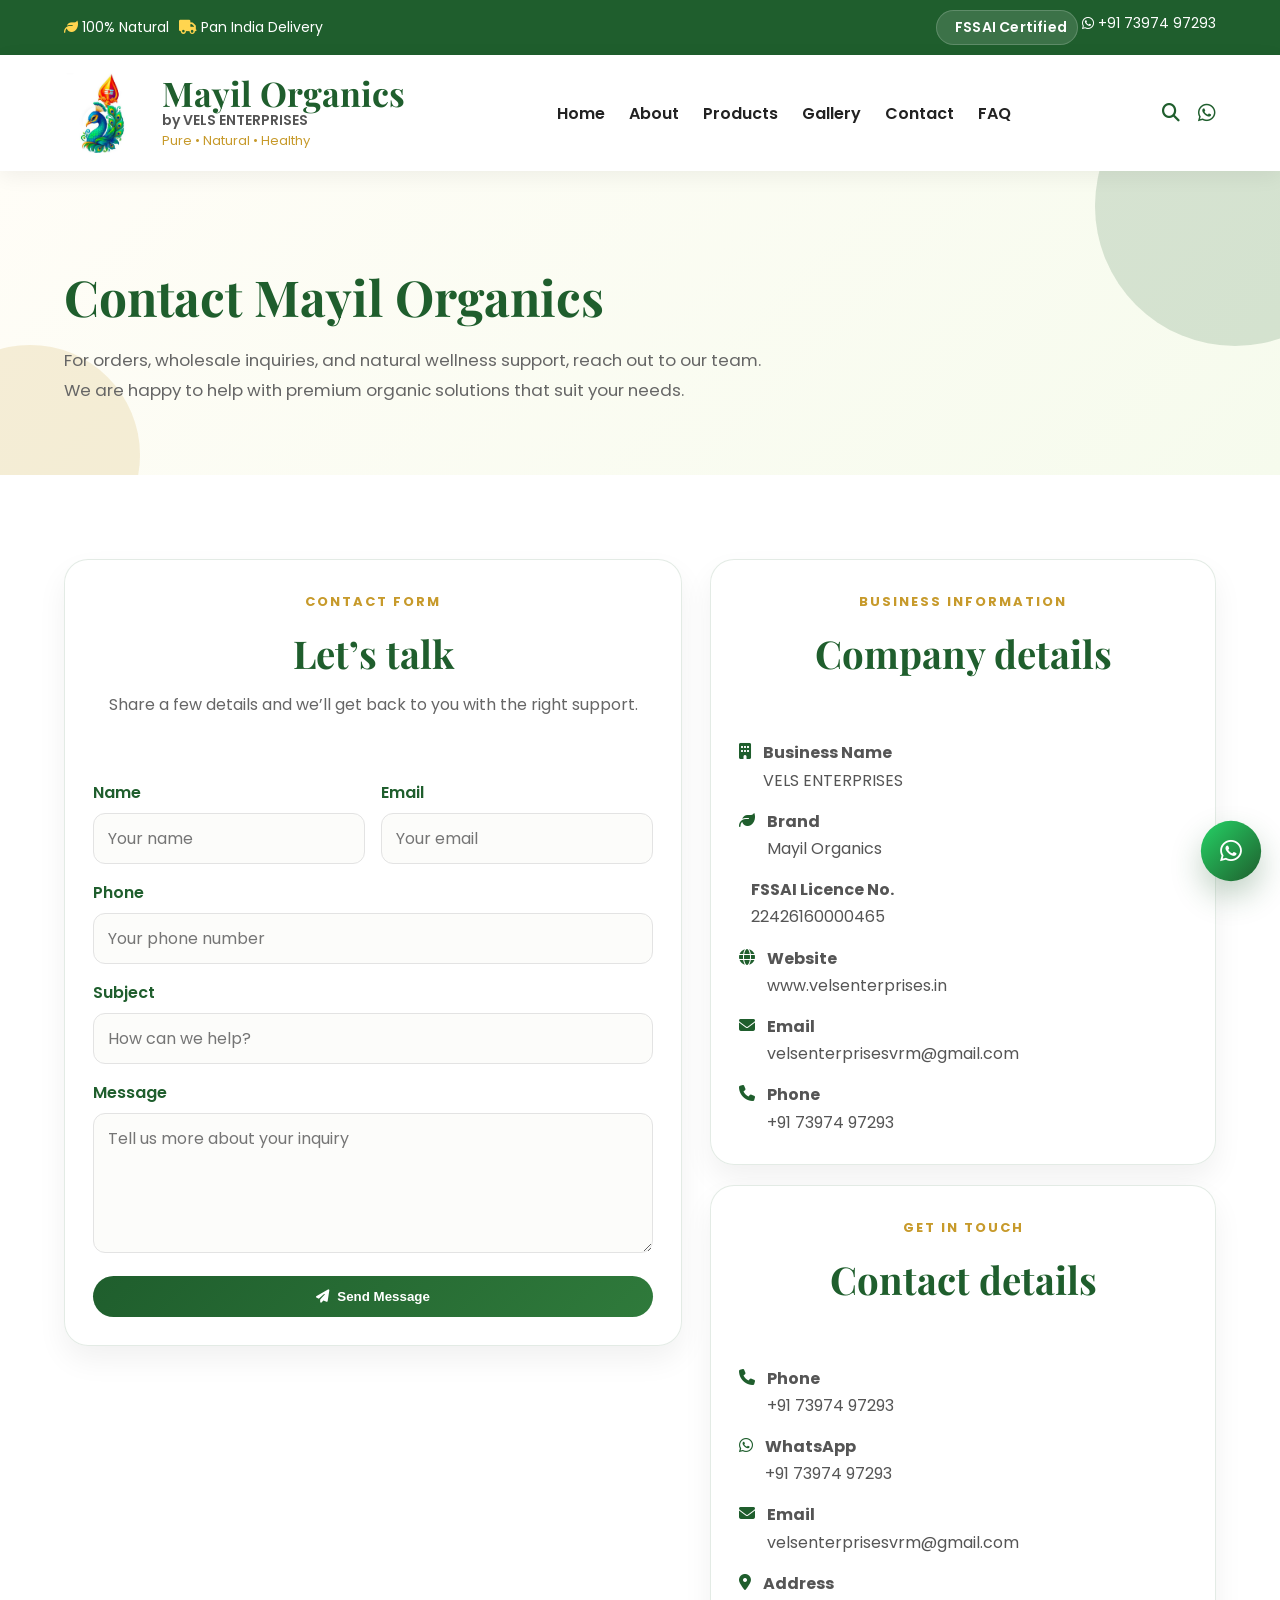
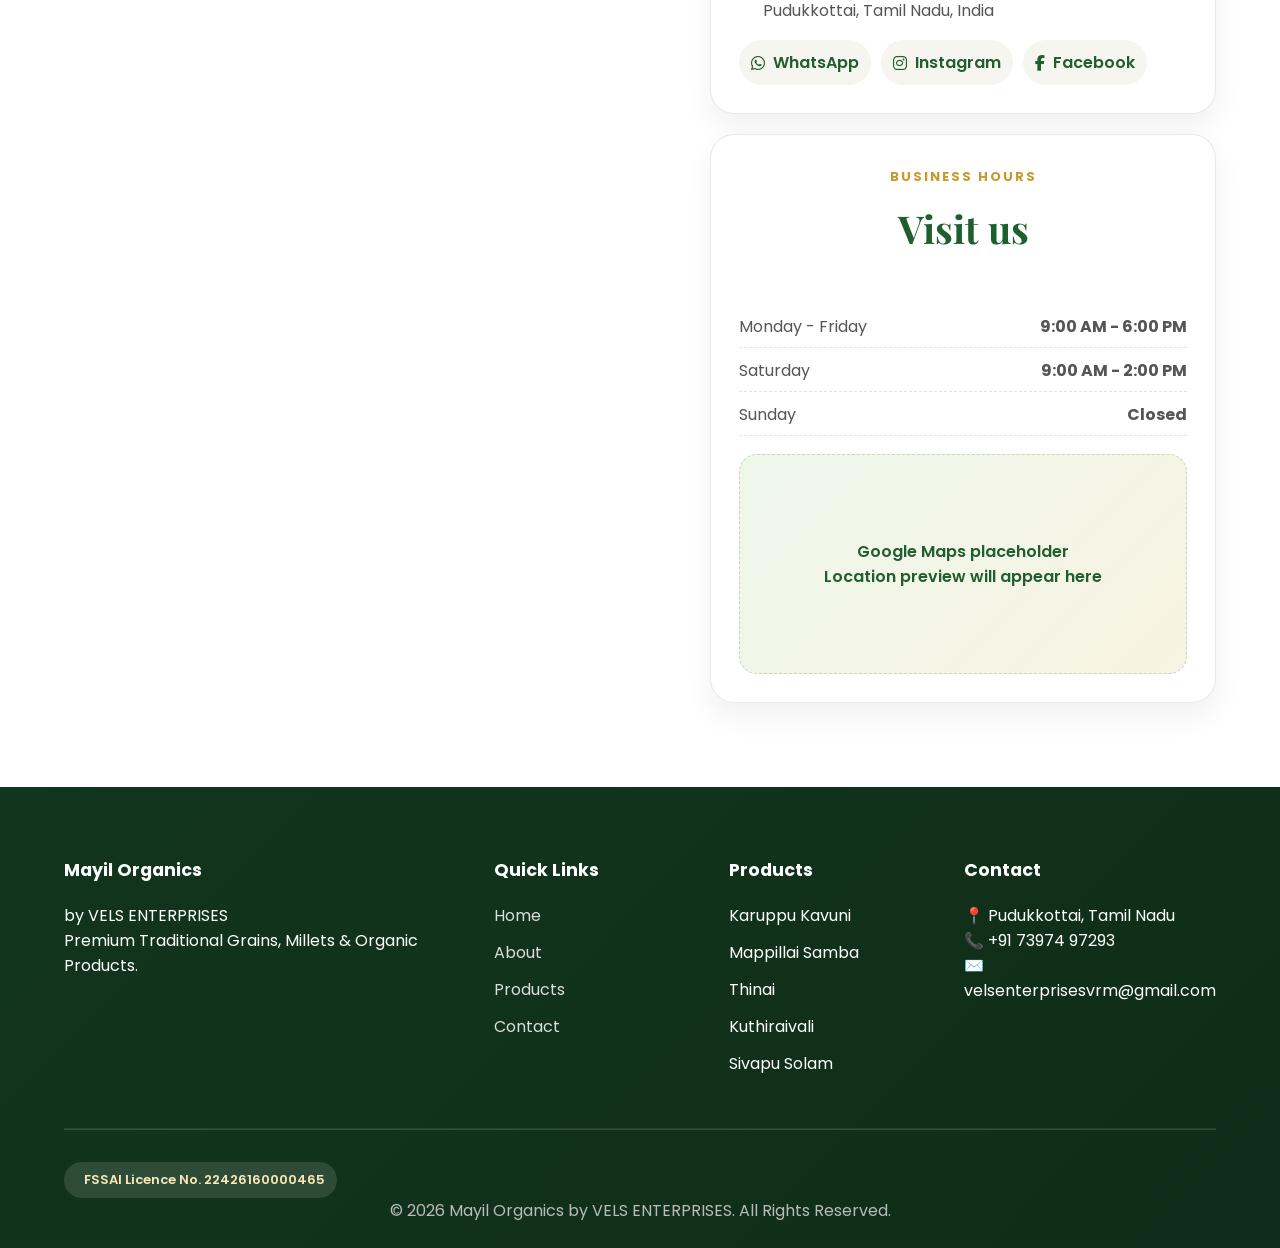
<file: contact.html>
<!DOCTYPE html>
<html lang="en">
<head>
    <meta charset="UTF-8">
    <meta name="viewport" content="width=device-width, initial-scale=1.0">
    <title>Contact | Mayil Organics</title>
    <meta name="description" content="Get in touch with Mayil Organics by VELS ENTERPRISES for orders, wholesale inquiries, and premium organic products.">
    <link href="https://fonts.googleapis.com/css2?family=Poppins:wght@300;400;500;600;700&family=Playfair+Display:wght@600;700&display=swap" rel="stylesheet">
    <link rel="stylesheet" href="https://cdnjs.cloudflare.com/ajax/libs/font-awesome/6.6.0/css/all.min.css">
    <link rel="stylesheet" href="css/style.css">
    <style>
        body {
            background: linear-gradient(180deg, #fffdf8 0%, #f8f5eb 100%);
        }

        .contact-page .top-bar {
            background: #1f5e2d;
        }

        .contact-page header {
            background: rgba(255,255,255,0.96);
            backdrop-filter: blur(12px);
            box-shadow: 0 8px 25px rgba(0,0,0,.06);
        }

        .contact-hero {
            padding: 92px 0 70px;
            background: linear-gradient(135deg, #fffdf7 0%, #f6fbed 100%);
            position: relative;
            overflow: hidden;
        }

        .contact-hero::before,
        .contact-hero::after {
            content: '';
            position: absolute;
            border-radius: 50%;
            opacity: .16;
            pointer-events: none;
        }

        .contact-hero::before {
            width: 280px;
            height: 280px;
            background: #1f5e2d;
            top: -105px;
            right: -95px;
        }

        .contact-hero::after {
            width: 220px;
            height: 220px;
            background: #c79a2b;
            bottom: -90px;
            left: -80px;
        }

        .contact-hero .container {
            position: relative;
            z-index: 1;
        }

        .contact-hero h1 {
            font-family: 'Playfair Display', serif;
            font-size: clamp(2.2rem, 4vw, 3.1rem);
            color: #1f5e2d;
            margin-bottom: 16px;
            max-width: 720px;
        }

        .contact-hero p {
            color: #666;
            font-size: 1.05rem;
            line-height: 1.8;
            max-width: 720px;
        }

        .contact-section {
            padding: 84px 0;
            background: #fff;
        }

        .contact-grid {
            display: grid;
            grid-template-columns: 1.1fr 0.9fr;
            gap: 28px;
            align-items: start;
        }

        .contact-card,
        .info-card,
        .hours-card {
            background: rgba(255,255,255,0.92);
            border: 1px solid rgba(31,94,45,0.12);
            border-radius: 24px;
            box-shadow: 0 14px 30px rgba(0,0,0,.06);
            padding: 28px;
        }

        .contact-form {
            display: grid;
            gap: 16px;
        }

        .contact-form .field-row {
            display: grid;
            grid-template-columns: 1fr 1fr;
            gap: 16px;
        }

        .contact-form label {
            display: block;
            font-weight: 600;
            color: #1f5e2d;
            margin-bottom: 8px;
        }

        .contact-form input,
        .contact-form textarea {
            width: 100%;
            border: 1px solid #e3e3e3;
            border-radius: 12px;
            padding: 12px 14px;
            font: inherit;
            background: #fcfcfa;
            color: #222;
        }

        .contact-form textarea {
            min-height: 140px;
            resize: vertical;
        }

        .contact-btn {
            display: inline-flex;
            justify-content: center;
            align-items: center;
            gap: 8px;
            background: linear-gradient(135deg, #1f5e2d, #2f7a3b);
            color: #fff;
            border: none;
            padding: 13px 18px;
            border-radius: 999px;
            font-weight: 600;
            cursor: pointer;
            transition: .3s ease;
        }

        .contact-btn:hover {
            transform: translateY(-2px);
        }

        .info-list {
            display: grid;
            gap: 14px;
            margin-top: 16px;
        }

        .info-item {
            display: flex;
            gap: 12px;
            align-items: flex-start;
            color: #555;
            line-height: 1.7;
        }

        .info-item i {
            color: #1f5e2d;
            margin-top: 4px;
        }

        .map-placeholder {
            margin-top: 18px;
            min-height: 220px;
            border-radius: 18px;
            background: linear-gradient(135deg, #eef7eb 0%, #f8f3e2 100%);
            border: 1px dashed rgba(31,94,45,0.2);
            display: flex;
            align-items: center;
            justify-content: center;
            text-align: center;
            padding: 24px;
            color: #1f5e2d;
            font-weight: 600;
        }

        .social-links {
            display: flex;
            flex-wrap: wrap;
            gap: 10px;
            margin-top: 16px;
        }

        .social-links a {
            display: inline-flex;
            align-items: center;
            gap: 8px;
            padding: 10px 12px;
            background: #f7f5ef;
            border-radius: 999px;
            color: #1f5e2d;
            font-weight: 600;
        }

        .hours-list {
            display: grid;
            gap: 10px;
            margin-top: 14px;
            color: #555;
        }

        .hours-list div {
            display: flex;
            justify-content: space-between;
            padding-bottom: 8px;
            border-bottom: 1px dashed #e2e2e2;
        }

        @media (max-width: 900px) {
            .contact-grid {
                grid-template-columns: 1fr;
            }
        }

        @media (max-width: 640px) {
            .contact-form .field-row {
                grid-template-columns: 1fr;
            }

            .contact-section {
                padding: 72px 0;
            }

            .contact-card,
            .info-card,
            .hours-card {
                padding: 22px;
            }
        }
    </style>
</head>
<body class="contact-page">
<div class="page-loading"><div class="loader"></div></div>
<div class="search-modal">
    <div class="modal-card">
        <div class="modal-head"><h3>Search Products</h3><button type="button" class="close" aria-label="Close search">✕</button></div>
        <input type="text" placeholder="Search for products">
        <div class="search-results"></div>
    </div>
</div>

<div class="top-bar">
    <div class="container">
        <div class="top-left">
            <span><i class="fa-solid fa-leaf"></i> 100% Natural</span>
            <span><i class="fa-solid fa-truck"></i> Pan India Delivery</span>
        </div>
        <div class="top-right">
            <span class="top-bar-badge"><i class="fa-solid fa-badge-check"></i> FSSAI Certified</span>
            <i class="fa-brands fa-whatsapp"></i>
            +91 73974 97293
        </div>
    </div>
</div>

<header>
    <div class="container">
        <nav>
            <a href="index.html" class="logo">
                <img src="images/logo.png" alt="Mayil Organics Logo">
                <div class="logo-text">
                    <h2>Mayil Organics</h2>
                    <span>by VELS ENTERPRISES</span>
                    <small>Pure • Natural • Healthy</small>
                </div>
            </a>
            <div class="nav-links">
                <ul>
                    <li><a href="index.html">Home</a></li>
                    <li><a href="about.html">About</a></li>
                    <li><a href="products.html">Products</a></li>
                    <li><a href="gallery.html">Gallery</a></li>
                    <li><a href="contact.html" class="active">Contact</a></li>
                    <li><a href="faq.html">FAQ</a></li>
                </ul>
            </div>
            <div class="nav-icons">
                <button class="search-btn" aria-label="Search products"><i class="fa-solid fa-magnifying-glass"></i></button>
                <a href="https://wa.me/917397497293"><i class="fa-brands fa-whatsapp"></i></a>
            </div>
            <button class="menu-toggle" aria-label="Toggle navigation">
                <span></span>
                <span></span>
                <span></span>
            </button>
        </nav>
    </div>
</header>

<section class="contact-hero">
    <div class="container">
        <h1>Contact Mayil Organics</h1>
        <p>For orders, wholesale inquiries, and natural wellness support, reach out to our team. We are happy to help with premium organic solutions that suit your needs.</p>
    </div>
</section>

<section class="contact-section">
    <div class="container">
        <div class="contact-grid">
            <div class="contact-card">
                <div class="section-title">
                    <span>CONTACT FORM</span>
                    <h2>Let’s talk</h2>
                    <p>Share a few details and we’ll get back to you with the right support.</p>
                </div>
                <form class="contact-form">
                    <div class="field-row">
                        <div>
                            <label for="name">Name</label>
                            <input type="text" id="name" placeholder="Your name">
                        </div>
                        <div>
                            <label for="email">Email</label>
                            <input type="email" id="email" placeholder="Your email">
                        </div>
                    </div>
                    <div>
                        <label for="phone">Phone</label>
                        <input type="tel" id="phone" placeholder="Your phone number">
                    </div>
                    <div>
                        <label for="subject">Subject</label>
                        <input type="text" id="subject" placeholder="How can we help?">
                    </div>
                    <div>
                        <label for="message">Message</label>
                        <textarea id="message" placeholder="Tell us more about your inquiry"></textarea>
                    </div>
                    <button type="submit" class="contact-btn"><i class="fa-solid fa-paper-plane"></i> Send Message</button>
                </form>
            </div>

            <div>
                <div class="info-card">
                    <div class="section-title">
                        <span>BUSINESS INFORMATION</span>
                        <h2>Company details</h2>
                    </div>
                    <div class="info-list">
                        <div class="info-item"><i class="fa-solid fa-building"></i><div><strong>Business Name</strong><br>VELS ENTERPRISES</div></div>
                        <div class="info-item"><i class="fa-solid fa-leaf"></i><div><strong>Brand</strong><br>Mayil Organics</div></div>
                        <div class="info-item"><i class="fa-solid fa-badge-check"></i><div><strong>FSSAI Licence No.</strong><br>22426160000465</div></div>
                        <div class="info-item"><i class="fa-solid fa-globe"></i><div><strong>Website</strong><br>www.velsenterprises.in</div></div>
                        <div class="info-item"><i class="fa-solid fa-envelope"></i><div><strong>Email</strong><br>velsenterprisesvrm@gmail.com</div></div>
                        <div class="info-item"><i class="fa-solid fa-phone"></i><div><strong>Phone</strong><br>+91 73974 97293</div></div>
                    </div>
                </div>

                <div class="info-card" style="margin-top: 20px;">
                    <div class="section-title">
                        <span>GET IN TOUCH</span>
                        <h2>Contact details</h2>
                    </div>
                    <div class="info-list">
                        <div class="info-item"><i class="fa-solid fa-phone"></i><div><strong>Phone</strong><br>+91 73974 97293</div></div>
                        <div class="info-item"><i class="fa-brands fa-whatsapp"></i><div><strong>WhatsApp</strong><br>+91 73974 97293</div></div>
                        <div class="info-item"><i class="fa-solid fa-envelope"></i><div><strong>Email</strong><br>velsenterprisesvrm@gmail.com</div></div>
                        <div class="info-item"><i class="fa-solid fa-location-dot"></i><div><strong>Address</strong><br>Pudukkottai, Tamil Nadu, India</div></div>
                    </div>
                    <div class="social-links">
                        <a href="https://wa.me/917397497293"><i class="fa-brands fa-whatsapp"></i> WhatsApp</a>
                        <a href="#"><i class="fa-brands fa-instagram"></i> Instagram</a>
                        <a href="#"><i class="fa-brands fa-facebook-f"></i> Facebook</a>
                    </div>
                </div>

                <div class="hours-card" style="margin-top: 20px;">
                    <div class="section-title">
                        <span>BUSINESS HOURS</span>
                        <h2>Visit us</h2>
                    </div>
                    <div class="hours-list">
                        <div><span>Monday - Friday</span><strong>9:00 AM - 6:00 PM</strong></div>
                        <div><span>Saturday</span><strong>9:00 AM - 2:00 PM</strong></div>
                        <div><span>Sunday</span><strong>Closed</strong></div>
                    </div>
                    <div class="map-placeholder">
                        Google Maps placeholder<br>Location preview will appear here
                    </div>
                </div>
            </div>
        </div>
    </div>
</section>

<footer>
    <div class="container">
        <div class="footer-grid">
            <div>
                <h3>Mayil Organics</h3>
                <p>by VELS ENTERPRISES</p>
                <p>Premium Traditional Grains, Millets & Organic Products.</p>
            </div>
            <div>
                <h4>Quick Links</h4>
                <ul>
                    <li><a href="index.html">Home</a></li>
                    <li><a href="about.html">About</a></li>
                    <li><a href="products.html">Products</a></li>
                    <li><a href="contact.html">Contact</a></li>
                </ul>
            </div>
            <div>
                <h4>Products</h4>
                <ul>
                    <li>Karuppu Kavuni</li>
                    <li>Mappillai Samba</li>
                    <li>Thinai</li>
                    <li>Kuthiraivali</li>
                    <li>Sivapu Solam</li>
                </ul>
            </div>
            <div>
                <h4>Contact</h4>
                <p>📍 Pudukkottai, Tamil Nadu</p>
                <p>📞 +91 73974 97293</p>
                <p>✉️ velsenterprisesvrm@gmail.com</p>
            </div>
        </div>
        <hr>
        <div class="footer-badge"><i class="fa-solid fa-badge-check"></i> FSSAI Licence No. 22426160000465</div>
<p class="copyright">© 2026 Mayil Organics by VELS ENTERPRISES. All Rights Reserved.</p>
    </div>
</footer>

<a href="https://wa.me/917397497293" class="floating-whatsapp" aria-label="WhatsApp Enquiry"><i class="fa-brands fa-whatsapp"></i></a>

<script src="js/script.js"></script>
</body>
</html>
</file>
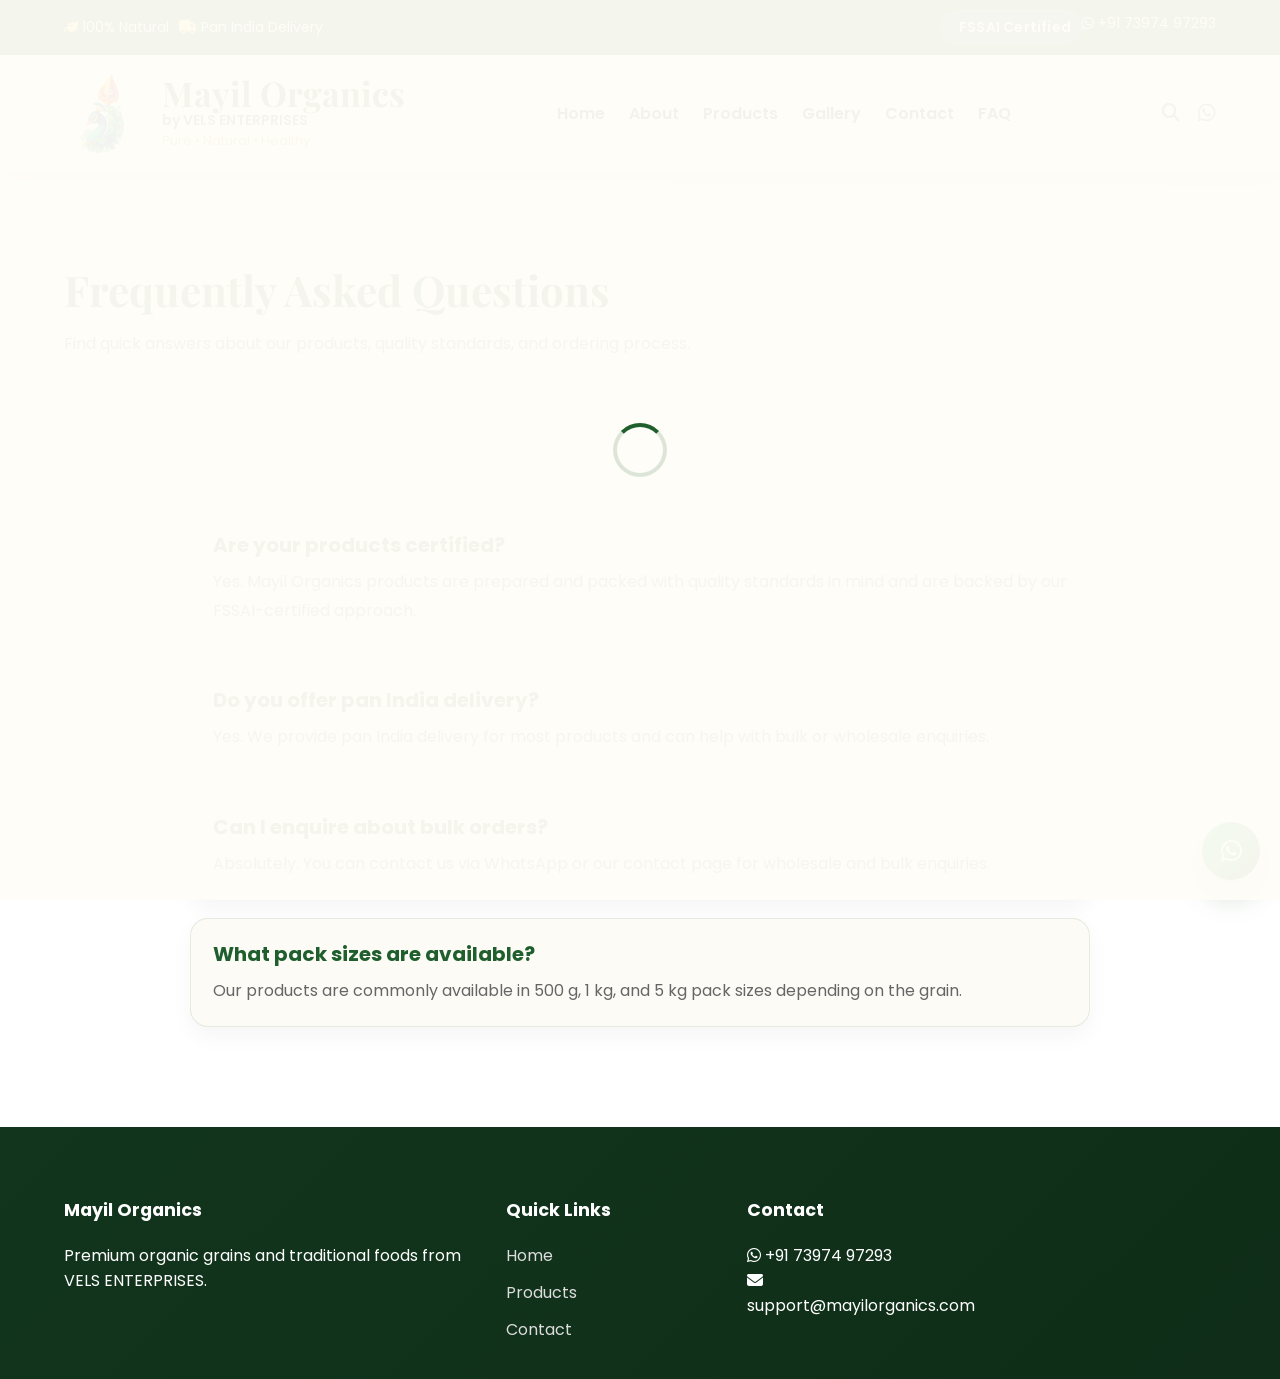
<file: faq.html>
<!DOCTYPE html>
<html lang="en">
<head>
    <meta charset="UTF-8">
    <meta name="viewport" content="width=device-width, initial-scale=1.0">
    <title>FAQ | Mayil Organics</title>
    <meta name="description" content="Frequently asked questions about Mayil Organics and its premium traditional grains.">
    <link rel="preconnect" href="https://fonts.googleapis.com">
    <link rel="preconnect" href="https://fonts.gstatic.com" crossorigin>
    <link href="https://fonts.googleapis.com/css2?family=Poppins:wght@300;400;500;600;700&family=Playfair+Display:wght@600;700&display=swap" rel="stylesheet">
    <link rel="stylesheet" href="https://cdnjs.cloudflare.com/ajax/libs/font-awesome/6.6.0/css/all.min.css">
    <link rel="stylesheet" href="css/style.css">
    <style>
        body{background:linear-gradient(180deg,#fffdf8 0%,#f8f5eb 100%);}
        .faq-page header{background:rgba(255,255,255,0.96);backdrop-filter:blur(12px);box-shadow:0 8px 25px rgba(0,0,0,.06);}
        .faq-hero{padding:90px 0 70px;background:linear-gradient(135deg,#fffdf7 0%,#f5faf1 100%);}
        .faq-section{padding:80px 0 100px;background:#fff;}
        .faq-list{display:grid;gap:18px;max-width:900px;margin:0 auto;}
        .faq-item{background:#fcfbf5;border:1px solid rgba(31,94,45,.1);border-radius:18px;padding:20px 22px;box-shadow:0 10px 22px rgba(0,0,0,.04);}
        .faq-item h3{color:#1f5e2d;margin:0 0 8px;font-size:20px;}
        .faq-item p{color:#666;line-height:1.8;margin:0;}
    </style>
</head>
<body class="faq-page">
<div class="page-loading"><div class="loader"></div></div>
<div class="search-modal">
    <div class="modal-card">
        <div class="modal-head"><h3>Search Products</h3><button type="button" class="close" aria-label="Close search">✕</button></div>
        <input type="text" placeholder="Search for products">
        <div class="search-results"></div>
    </div>
</div>
<div class="top-bar">
    <div class="container">
        <div class="top-left"><span><i class="fa-solid fa-leaf"></i> 100% Natural</span><span><i class="fa-solid fa-truck"></i> Pan India Delivery</span></div>
        <div class="top-right"><span class="top-bar-badge"><i class="fa-solid fa-badge-check"></i> FSSAI Certified</span><i class="fa-brands fa-whatsapp"></i> +91 73974 97293</div>
    </div>
</div>
<header>
    <div class="container">
        <nav>
            <a href="index.html" class="logo">
                <img src="images/logo.png" alt="Mayil Organics Logo">
                <div class="logo-text"><h2>Mayil Organics</h2><span>by VELS ENTERPRISES</span><small>Pure • Natural • Healthy</small></div>
            </a>
            <div class="nav-links">
                <ul>
                    <li><a href="index.html">Home</a></li>
                    <li><a href="about.html">About</a></li>
                    <li><a href="products.html">Products</a></li>
                    <li><a href="gallery.html">Gallery</a></li>
                    <li><a href="contact.html">Contact</a></li>
                    <li><a href="faq.html" class="active">FAQ</a></li>
                </ul>
            </div>
            <div class="nav-icons"><button class="search-btn" aria-label="Search products"><i class="fa-solid fa-magnifying-glass"></i></button><a href="https://wa.me/917397497293"><i class="fa-brands fa-whatsapp"></i></a></div>
        </nav>
    </div>
</header>
<section class="faq-hero">
    <div class="container">
        <h1 style="font-family:'Playfair Display',serif;color:#1f5e2d;font-size:clamp(2rem,3.3vw,2.8rem);margin-bottom:12px;">Frequently Asked Questions</h1>
        <p style="color:#666;line-height:1.8;max-width:760px;">Find quick answers about our products, quality standards, and ordering process.</p>
    </div>
</section>
<section class="faq-section">
    <div class="container">
        <div class="faq-list">
            <div class="faq-item"><h3>Are your products certified?</h3><p>Yes. Mayil Organics products are prepared and packed with quality standards in mind and are backed by our FSSAI-certified approach.</p></div>
            <div class="faq-item"><h3>Do you offer pan India delivery?</h3><p>Yes. We provide pan India delivery for most products and can help with bulk or wholesale enquiries.</p></div>
            <div class="faq-item"><h3>Can I enquire about bulk orders?</h3><p>Absolutely. You can contact us via WhatsApp or our contact page for wholesale and bulk enquiries.</p></div>
            <div class="faq-item"><h3>What pack sizes are available?</h3><p>Our products are commonly available in 500 g, 1 kg, and 5 kg pack sizes depending on the grain.</p></div>
        </div>
    </div>
</section>
<footer>
    <div class="container footer-grid">
        <div><h3>Mayil Organics</h3><p>Premium organic grains and traditional foods from VELS ENTERPRISES.</p></div>
        <div><h3>Quick Links</h3><ul><li><a href="index.html">Home</a></li><li><a href="products.html">Products</a></li><li><a href="contact.html">Contact</a></li></ul></div>
        <div><h3>Contact</h3><p><i class="fa-brands fa-whatsapp"></i> +91 73974 97293<br><i class="fa-solid fa-envelope"></i> support@mayilorganics.com</p></div>
    </div>
</footer>
<a href="https://wa.me/917397497293" class="floating-whatsapp" aria-label="WhatsApp Enquiry"><i class="fa-brands fa-whatsapp"></i></a>
</body>
</html>
</file>
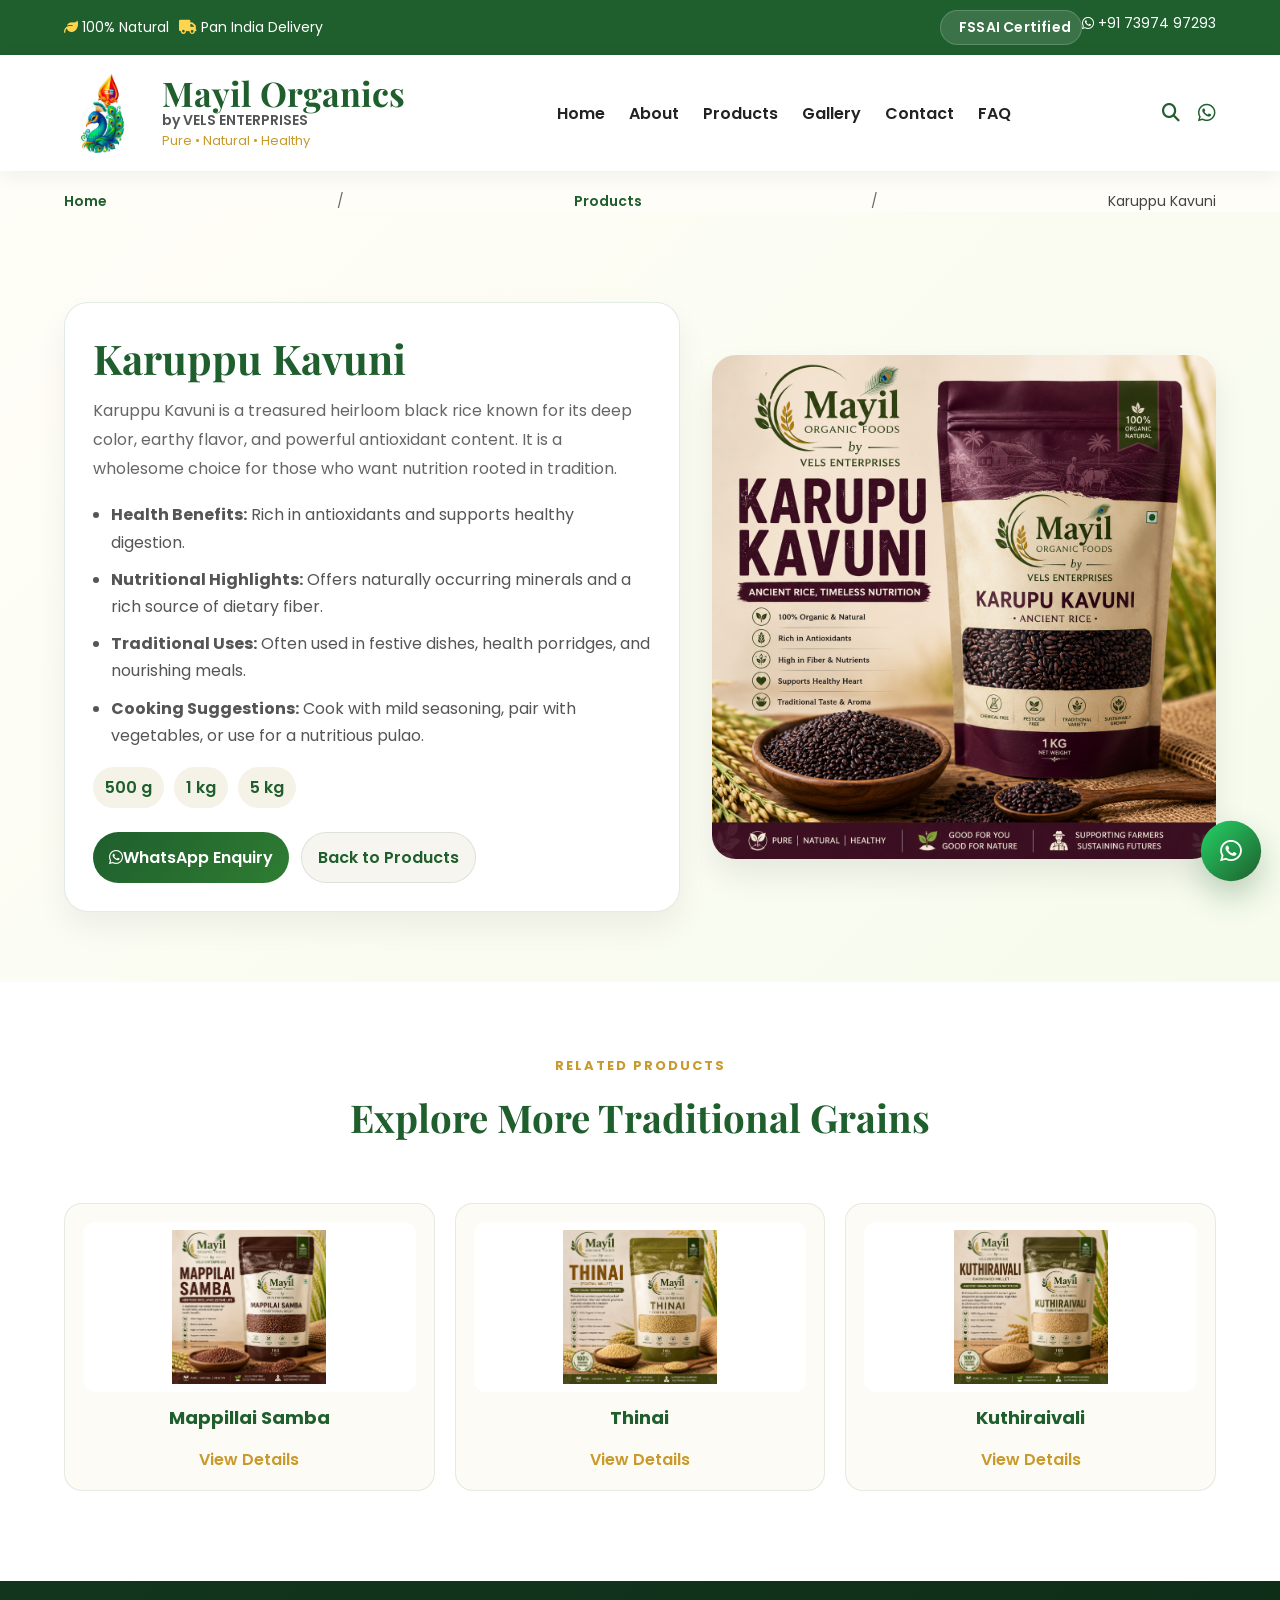
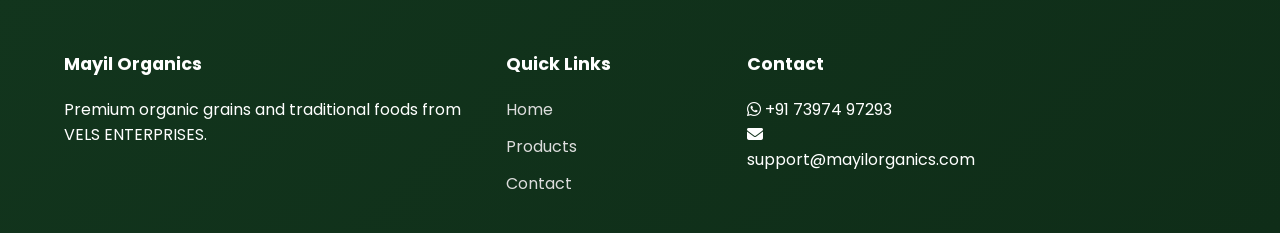
<file: karuppu-kavuni.html>
<!DOCTYPE html>
<html lang="en">
<head>
    <meta charset="UTF-8">
    <meta name="viewport" content="width=device-width, initial-scale=1.0">
    <title>Karuppu Kavuni | Mayil Organics</title>
    <meta name="description" content="Learn about Karuppu Kavuni rice by Mayil Organics, a premium heritage grain with rich flavor and nutritional benefits.">
    <link rel="preconnect" href="https://fonts.googleapis.com">
    <link rel="preconnect" href="https://fonts.gstatic.com" crossorigin>
    <link href="https://fonts.googleapis.com/css2?family=Poppins:wght@300;400;500;600;700&family=Playfair+Display:wght@600;700&display=swap" rel="stylesheet">
    <link rel="stylesheet" href="https://cdnjs.cloudflare.com/ajax/libs/font-awesome/6.6.0/css/all.min.css">
    <link rel="stylesheet" href="css/style.css">
    <style>
        body{background:#fffdf8;}
        .detail-page header{background:rgba(255,255,255,0.96);backdrop-filter:blur(12px);box-shadow:0 8px 25px rgba(0,0,0,.06);}
        .detail-hero{padding:90px 0 70px;background:linear-gradient(135deg,#fffdf7 0%,#f6fbed 100%);}
        .detail-grid{display:grid;grid-template-columns:1.1fr .9fr;gap:32px;align-items:center;}
        .detail-card{background:#fff;border:1px solid rgba(31,94,45,.12);border-radius:24px;box-shadow:0 16px 32px rgba(0,0,0,.06);padding:28px;}
        .detail-card h1{font-family:'Playfair Display',serif;color:#1f5e2d;font-size:clamp(2rem,3.2vw,2.8rem);margin:0 0 12px;}
        .detail-card p{color:#666;line-height:1.8;}
        .detail-list{display:grid;gap:10px;margin:18px 0 0;padding-left:18px;color:#555;}
        .detail-list li{line-height:1.7;}
        .detail-image{border-radius:24px;overflow:hidden;box-shadow:0 16px 32px rgba(0,0,0,.08);}
        .detail-image img{width:100%;height:100%;object-fit:cover;display:block;}
        .size-list{display:flex;flex-wrap:wrap;gap:10px;margin-top:18px;}
        .size-list span{padding:8px 12px;border-radius:999px;background:#f5f2e8;color:#1f5e2d;font-weight:600;}
        .detail-actions{display:flex;flex-wrap:wrap;gap:12px;margin-top:24px;}
        .detail-btn{display:inline-flex;align-items:center;justify-content:center;padding:12px 16px;border-radius:999px;font-weight:600;text-decoration:none;transition:.3s ease;}
        .detail-btn.primary{background:linear-gradient(135deg,#1f5e2d,#2e7d32);color:#fff;}
        .detail-btn.secondary{background:#f7f5ef;color:#1f5e2d;border:1px solid rgba(31,94,45,.12);} 
        .detail-btn:hover{transform:translateY(-2px);} 
        .related-section{padding:70px 0 90px;background:#fff;}
        .related-grid{display:grid;grid-template-columns:repeat(auto-fit,minmax(220px,1fr));gap:20px;margin-top:24px;}
        .related-card{background:#fcfbf5;border:1px solid rgba(31,94,45,.1);border-radius:18px;padding:18px;text-align:center;}
        .related-card img{width:100%;max-height:170px;object-fit:contain;border-radius:12px;background:#fff;padding:8px;}
        .related-card h3{margin:12px 0 8px;color:#1f5e2d;font-size:18px;}
        .related-card a{display:inline-block;margin-top:8px;color:#c79a2b;font-weight:600;text-decoration:none;}
        @media (max-width:900px){.detail-grid{grid-template-columns:1fr;}}
    </style>
</head>
<body class="detail-page">
<div class="page-loading"><div class="loader"></div></div>
<div class="search-modal">
    <div class="modal-card">
        <div class="modal-head"><h3>Search Products</h3><button type="button" class="close" aria-label="Close search">✕</button></div>
        <input type="text" placeholder="Search for products">
        <div class="search-results"></div>
    </div>
</div>
<div class="top-bar">
    <div class="container">
        <div class="top-left"><span><i class="fa-solid fa-leaf"></i> 100% Natural</span><span><i class="fa-solid fa-truck"></i> Pan India Delivery</span></div>
        <div class="top-right"><span class="top-bar-badge"><i class="fa-solid fa-badge-check"></i> FSSAI Certified</span><i class="fa-brands fa-whatsapp"></i> +91 73974 97293</div>
    </div>
</div>
<header>
    <div class="container">
        <nav>
            <a href="index.html" class="logo">
                <img src="images/logo.png" alt="Mayil Organics Logo">
                <div class="logo-text"><h2>Mayil Organics</h2><span>by VELS ENTERPRISES</span><small>Pure • Natural • Healthy</small></div>
            </a>
            <div class="nav-links">
                <ul>
                    <li><a href="index.html">Home</a></li>
                    <li><a href="about.html">About</a></li>
                    <li><a href="products.html">Products</a></li>
                    <li><a href="gallery.html">Gallery</a></li>
                    <li><a href="contact.html">Contact</a></li>
                    <li><a href="faq.html">FAQ</a></li>
                </ul>
            </div>
            <div class="nav-icons"><button class="search-btn" aria-label="Search products"><i class="fa-solid fa-magnifying-glass"></i></button><a href="https://wa.me/917397497293"><i class="fa-brands fa-whatsapp"></i></a></div>
        </nav>
    </div>
</header>
<div class="container">
    <nav class="breadcrumb" aria-label="Breadcrumb">
        <a href="index.html">Home</a>
        <span>/</span>
        <a href="products.html">Products</a>
        <span>/</span>
        <span>Karuppu Kavuni</span>
    </nav>
</div>
<section class="detail-hero">
    <div class="container">
        <div class="detail-grid">
            <div class="detail-card">
                <h1>Karuppu Kavuni</h1>
                <p>Karuppu Kavuni is a treasured heirloom black rice known for its deep color, earthy flavor, and powerful antioxidant content. It is a wholesome choice for those who want nutrition rooted in tradition.</p>
                <ul class="detail-list">
                    <li><strong>Health Benefits:</strong> Rich in antioxidants and supports healthy digestion.</li>
                    <li><strong>Nutritional Highlights:</strong> Offers naturally occurring minerals and a rich source of dietary fiber.</li>
                    <li><strong>Traditional Uses:</strong> Often used in festive dishes, health porridges, and nourishing meals.</li>
                    <li><strong>Cooking Suggestions:</strong> Cook with mild seasoning, pair with vegetables, or use for a nutritious pulao.</li>
                </ul>
                <div class="size-list"><span>500 g</span><span>1 kg</span><span>5 kg</span></div>
                <div class="detail-actions">
                    <a href="https://wa.me/917397497293?text=Hello%20I%20would%20like%20to%20know%20more%20about%20Karuppu%20Kavuni" class="detail-btn primary" target="_blank" rel="noopener"><i class="fa-brands fa-whatsapp"></i> WhatsApp Enquiry</a>
                    <a href="products.html" class="detail-btn secondary">Back to Products</a>
                </div>
            </div>
            <div class="detail-image"><img src="images/products/karuppu-kavuni.png" alt="Karuppu Kavuni"></div>
        </div>
    </div>
</section>
<section class="related-section">
    <div class="container">
        <div class="section-title"><span>RELATED PRODUCTS</span><h2>Explore More Traditional Grains</h2></div>
        <div class="related-grid">
            <div class="related-card"><img src="images/products/mappillai-samba.png" alt="Mappillai Samba"><h3>Mappillai Samba</h3><a href="mappillai-samba.html">View Details</a></div>
            <div class="related-card"><img src="images/products/thinai.png" alt="Thinai"><h3>Thinai</h3><a href="thinai.html">View Details</a></div>
            <div class="related-card"><img src="images/products/kuthiraivali.png" alt="Kuthiraivali"><h3>Kuthiraivali</h3><a href="kuthiraivali.html">View Details</a></div>
        </div>
    </div>
</section>
<footer>
    <div class="container footer-grid">
        <div><h3>Mayil Organics</h3><p>Premium organic grains and traditional foods from VELS ENTERPRISES.</p></div>
        <div><h3>Quick Links</h3><ul><li><a href="index.html">Home</a></li><li><a href="products.html">Products</a></li><li><a href="contact.html">Contact</a></li></ul></div>
        <div><h3>Contact</h3><p><i class="fa-brands fa-whatsapp"></i> +91 73974 97293<br><i class="fa-solid fa-envelope"></i> support@mayilorganics.com</p></div>
    </div>
</footer>
<a href="https://wa.me/917397497293"
   class="floating-whatsapp"
   aria-label="WhatsApp Enquiry">
    <i class="fa-brands fa-whatsapp"></i>
</a>

<script src="js/script.js"></script>

</body>
</html>
</file>
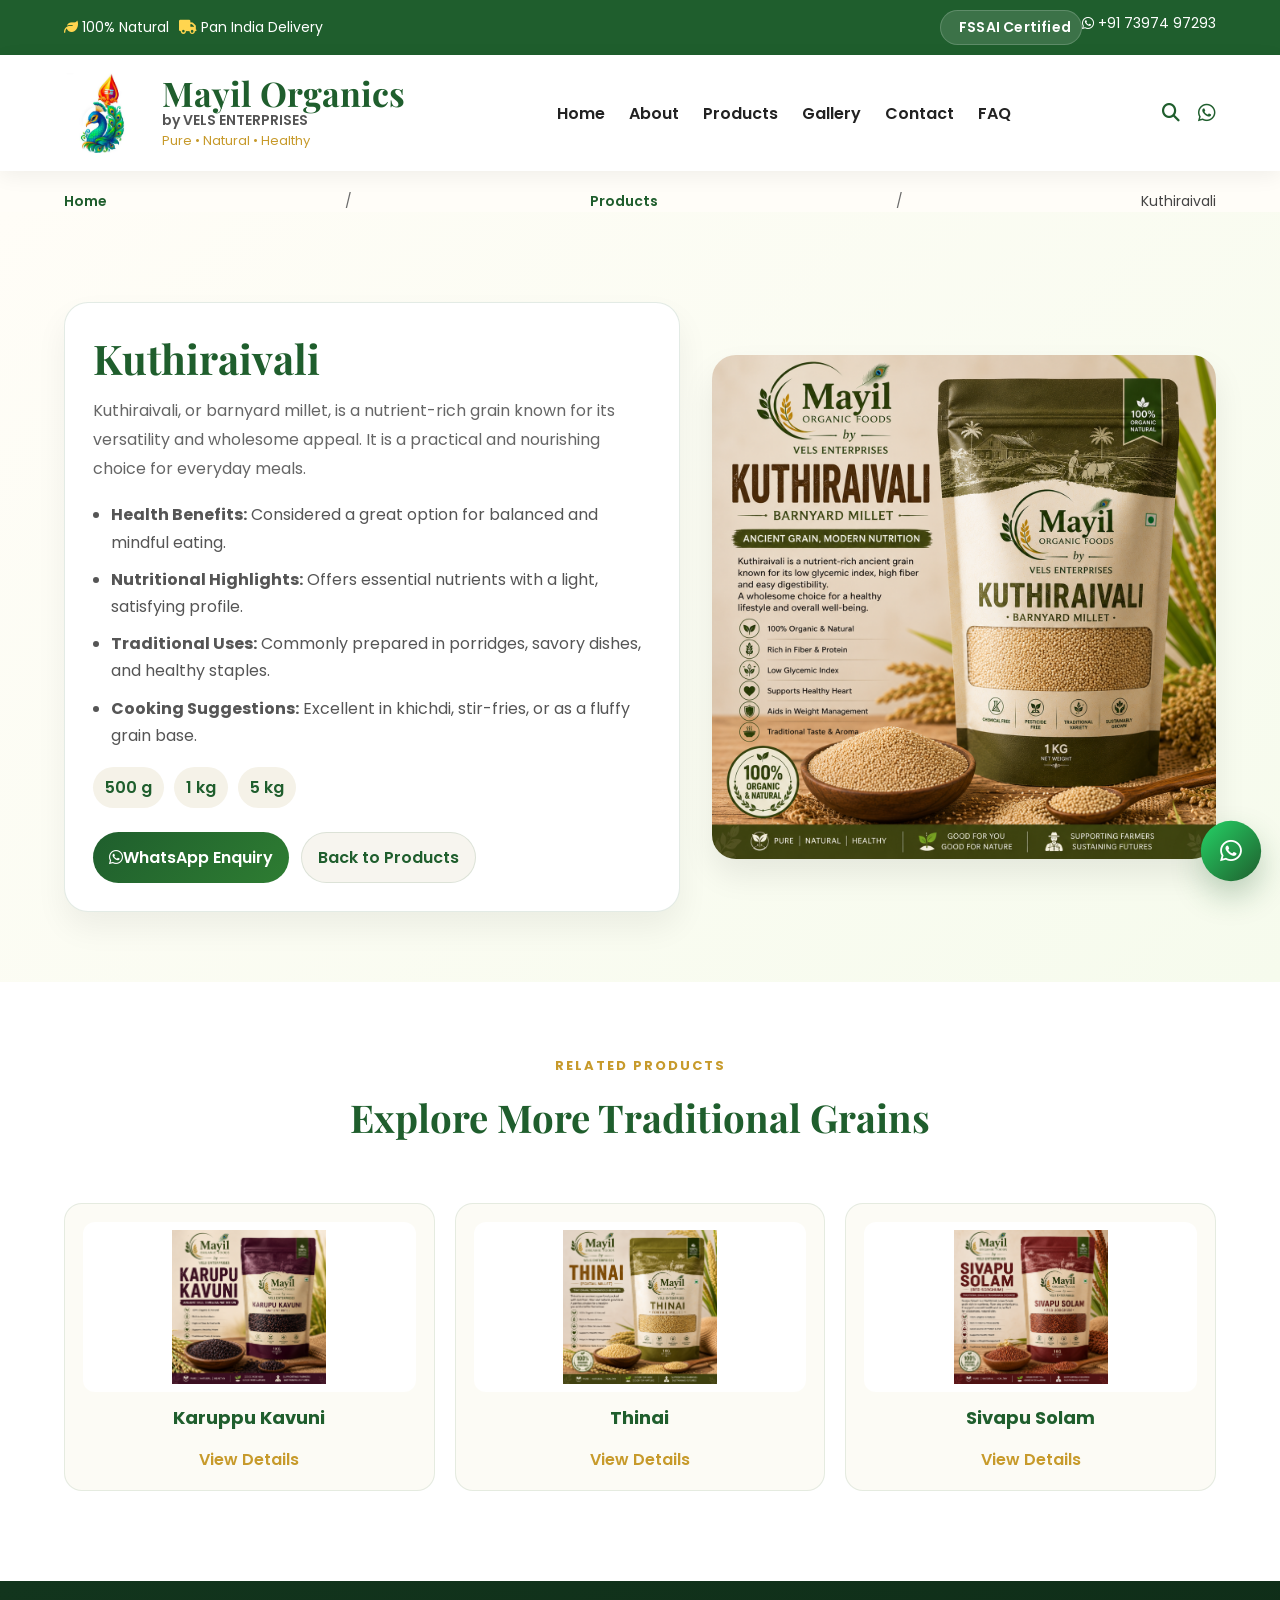
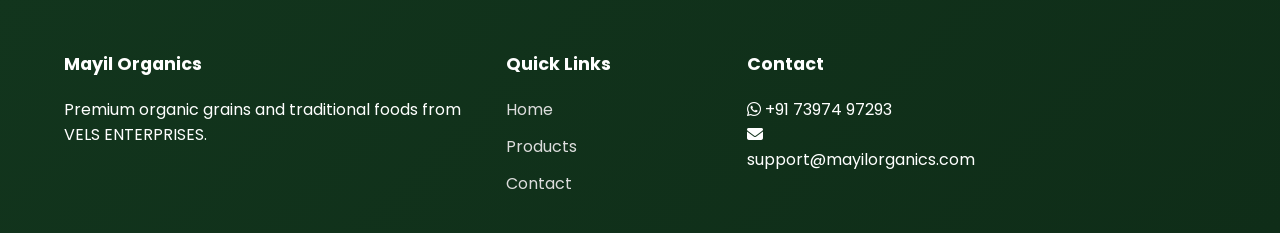
<file: kuthiraivali.html>
<!DOCTYPE html>
<html lang="en">
<head>
    <meta charset="UTF-8">
    <meta name="viewport" content="width=device-width, initial-scale=1.0">
    <title>Kuthiraivali | Mayil Organics</title>
    <meta name="description" content="Learn about Kuthiraivali, a nutritious barnyard millet from Mayil Organics, ideal for healthy everyday meals.">
    <link rel="preconnect" href="https://fonts.googleapis.com">
    <link rel="preconnect" href="https://fonts.gstatic.com" crossorigin>
    <link href="https://fonts.googleapis.com/css2?family=Poppins:wght@300;400;500;600;700&family=Playfair+Display:wght@600;700&display=swap" rel="stylesheet">
    <link rel="stylesheet" href="https://cdnjs.cloudflare.com/ajax/libs/font-awesome/6.6.0/css/all.min.css">
    <link rel="stylesheet" href="css/style.css">
    <style>
        body{background:#fffdf8;}
        .detail-page header{background:rgba(255,255,255,0.96);backdrop-filter:blur(12px);box-shadow:0 8px 25px rgba(0,0,0,.06);}
        .detail-hero{padding:90px 0 70px;background:linear-gradient(135deg,#fffdf7 0%,#f6fbed 100%);}
        .detail-grid{display:grid;grid-template-columns:1.1fr .9fr;gap:32px;align-items:center;}
        .detail-card{background:#fff;border:1px solid rgba(31,94,45,.12);border-radius:24px;box-shadow:0 16px 32px rgba(0,0,0,.06);padding:28px;}
        .detail-card h1{font-family:'Playfair Display',serif;color:#1f5e2d;font-size:clamp(2rem,3.2vw,2.8rem);margin:0 0 12px;}
        .detail-card p{color:#666;line-height:1.8;}
        .detail-list{display:grid;gap:10px;margin:18px 0 0;padding-left:18px;color:#555;}
        .detail-list li{line-height:1.7;}
        .detail-image{border-radius:24px;overflow:hidden;box-shadow:0 16px 32px rgba(0,0,0,.08);}
        .detail-image img{width:100%;height:100%;object-fit:cover;display:block;}
        .size-list{display:flex;flex-wrap:wrap;gap:10px;margin-top:18px;}
        .size-list span{padding:8px 12px;border-radius:999px;background:#f5f2e8;color:#1f5e2d;font-weight:600;}
        .detail-actions{display:flex;flex-wrap:wrap;gap:12px;margin-top:24px;}
        .detail-btn{display:inline-flex;align-items:center;justify-content:center;padding:12px 16px;border-radius:999px;font-weight:600;text-decoration:none;transition:.3s ease;}
        .detail-btn.primary{background:linear-gradient(135deg,#1f5e2d,#2e7d32);color:#fff;}
        .detail-btn.secondary{background:#f7f5ef;color:#1f5e2d;border:1px solid rgba(31,94,45,.12);} 
        .detail-btn:hover{transform:translateY(-2px);} 
        .related-section{padding:70px 0 90px;background:#fff;}
        .related-grid{display:grid;grid-template-columns:repeat(auto-fit,minmax(220px,1fr));gap:20px;margin-top:24px;}
        .related-card{background:#fcfbf5;border:1px solid rgba(31,94,45,.1);border-radius:18px;padding:18px;text-align:center;}
        .related-card img{width:100%;max-height:170px;object-fit:contain;border-radius:12px;background:#fff;padding:8px;}
        .related-card h3{margin:12px 0 8px;color:#1f5e2d;font-size:18px;}
        .related-card a{display:inline-block;margin-top:8px;color:#c79a2b;font-weight:600;text-decoration:none;}
        @media (max-width:900px){.detail-grid{grid-template-columns:1fr;}}
    </style>
</head>
<body class="detail-page">
<div class="page-loading"><div class="loader"></div></div>
<div class="search-modal">
    <div class="modal-card">
        <div class="modal-head"><h3>Search Products</h3><button type="button" class="close" aria-label="Close search">✕</button></div>
        <input type="text" placeholder="Search for products">
        <div class="search-results"></div>
    </div>
</div>
<div class="top-bar">
    <div class="container">
        <div class="top-left"><span><i class="fa-solid fa-leaf"></i> 100% Natural</span><span><i class="fa-solid fa-truck"></i> Pan India Delivery</span></div>
        <div class="top-right"><span class="top-bar-badge"><i class="fa-solid fa-badge-check"></i> FSSAI Certified</span><i class="fa-brands fa-whatsapp"></i> +91 73974 97293</div>
    </div>
</div>
<header>
    <div class="container">
        <nav>
            <a href="index.html" class="logo">
                <img src="images/logo.png" alt="Mayil Organics Logo">
                <div class="logo-text"><h2>Mayil Organics</h2><span>by VELS ENTERPRISES</span><small>Pure • Natural • Healthy</small></div>
            </a>
            <div class="nav-links">
                <ul>
                    <li><a href="index.html">Home</a></li>
                    <li><a href="about.html">About</a></li>
                    <li><a href="products.html">Products</a></li>
                    <li><a href="gallery.html">Gallery</a></li>
                    <li><a href="contact.html">Contact</a></li>
                    <li><a href="faq.html">FAQ</a></li>
                </ul>
            </div>
            <div class="nav-icons"><button class="search-btn" aria-label="Search products"><i class="fa-solid fa-magnifying-glass"></i></button><a href="https://wa.me/917397497293"><i class="fa-brands fa-whatsapp"></i></a></div>
        </nav>
    </div>
</header>
<div class="container">
    <nav class="breadcrumb" aria-label="Breadcrumb">
        <a href="index.html">Home</a>
        <span>/</span>
        <a href="products.html">Products</a>
        <span>/</span>
        <span>Kuthiraivali</span>
    </nav>
</div>
<section class="detail-hero">
    <div class="container">
        <div class="detail-grid">
            <div class="detail-card">
                <h1>Kuthiraivali</h1>
                <p>Kuthiraivali, or barnyard millet, is a nutrient-rich grain known for its versatility and wholesome appeal. It is a practical and nourishing choice for everyday meals.</p>
                <ul class="detail-list">
                    <li><strong>Health Benefits:</strong> Considered a great option for balanced and mindful eating.</li>
                    <li><strong>Nutritional Highlights:</strong> Offers essential nutrients with a light, satisfying profile.</li>
                    <li><strong>Traditional Uses:</strong> Commonly prepared in porridges, savory dishes, and healthy staples.</li>
                    <li><strong>Cooking Suggestions:</strong> Excellent in khichdi, stir-fries, or as a fluffy grain base.</li>
                </ul>
                <div class="size-list"><span>500 g</span><span>1 kg</span><span>5 kg</span></div>
                <div class="detail-actions">
                    <a href="https://wa.me/917397497293?text=Hello%20I%20would%20like%20to%20know%20more%20about%20Kuthiraivali" class="detail-btn primary" target="_blank" rel="noopener"><i class="fa-brands fa-whatsapp"></i> WhatsApp Enquiry</a>
                    <a href="products.html" class="detail-btn secondary">Back to Products</a>
                </div>
            </div>
            <div class="detail-image"><img src="images/products/kuthiraivali.png" alt="Kuthiraivali"></div>
        </div>
    </div>
</section>
<section class="related-section">
    <div class="container">
        <div class="section-title"><span>RELATED PRODUCTS</span><h2>Explore More Traditional Grains</h2></div>
        <div class="related-grid">
            <div class="related-card"><img src="images/products/karuppu-kavuni.png" alt="Karuppu Kavuni"><h3>Karuppu Kavuni</h3><a href="karuppu-kavuni.html">View Details</a></div>
            <div class="related-card"><img src="images/products/thinai.png" alt="Thinai"><h3>Thinai</h3><a href="thinai.html">View Details</a></div>
            <div class="related-card"><img src="images/products/sivapu-solam.png" alt="Sivapu Solam"><h3>Sivapu Solam</h3><a href="sivapu-solam.html">View Details</a></div>
        </div>
    </div>
</section>
<footer>
    <div class="container footer-grid">
        <div><h3>Mayil Organics</h3><p>Premium organic grains and traditional foods from VELS ENTERPRISES.</p></div>
        <div><h3>Quick Links</h3><ul><li><a href="index.html">Home</a></li><li><a href="products.html">Products</a></li><li><a href="contact.html">Contact</a></li></ul></div>
        <div><h3>Contact</h3><p><i class="fa-brands fa-whatsapp"></i> +91 73974 97293<br><i class="fa-solid fa-envelope"></i> support@mayilorganics.com</p></div>
    </div>
</footer>
<a href="https://wa.me/917397497293"
   class="floating-whatsapp"
   aria-label="WhatsApp Enquiry">
    <i class="fa-brands fa-whatsapp"></i>
</a>

<script src="js/script.js"></script>

</body>
</html>
</file>
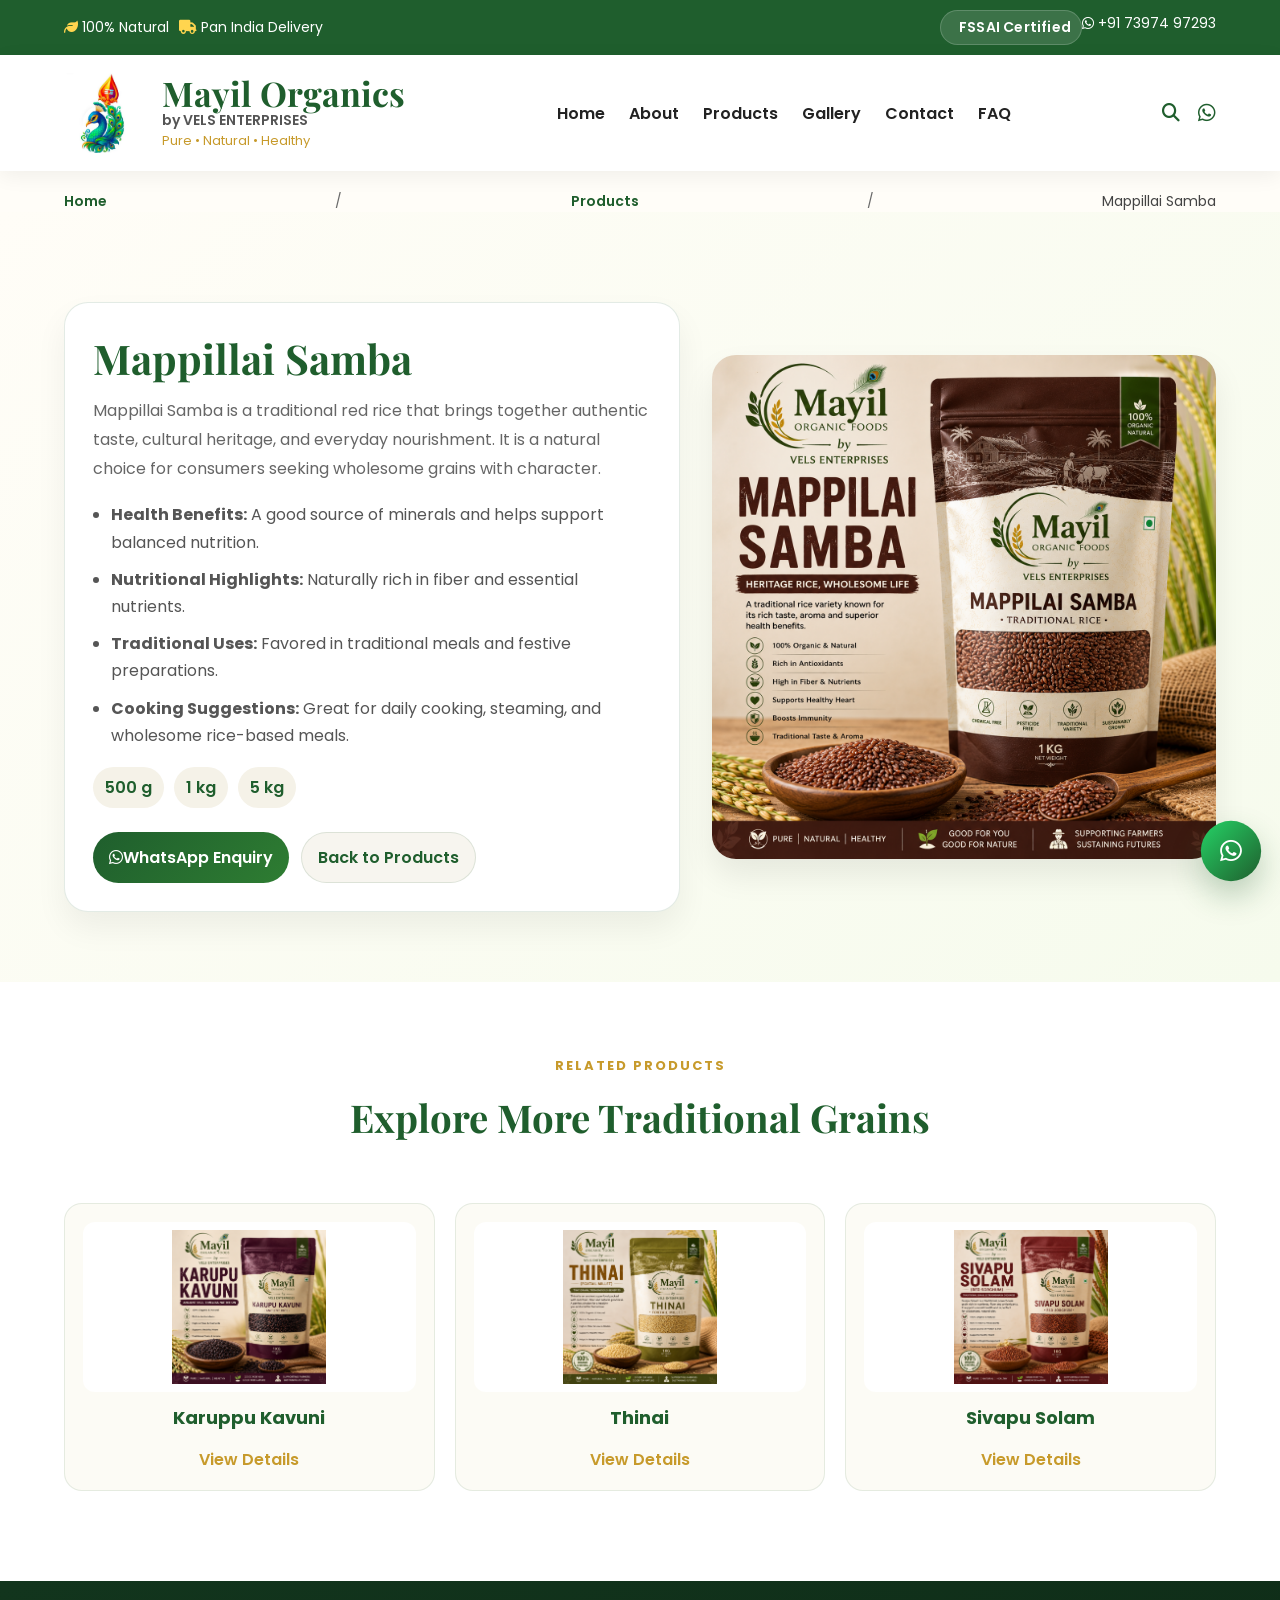
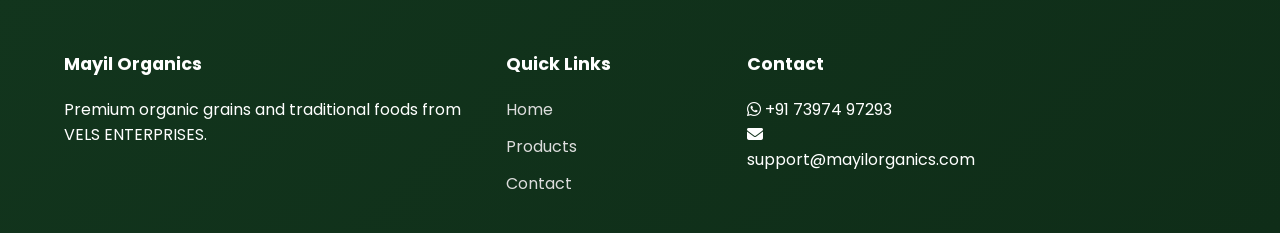
<file: mappillai-samba.html>
<!DOCTYPE html>
<html lang="en">
<head>
    <meta charset="UTF-8">
    <meta name="viewport" content="width=device-width, initial-scale=1.0">
    <title>Mappillai Samba | Mayil Organics</title>
    <meta name="description" content="Discover Mappillai Samba rice, a traditional heirloom variety from Mayil Organics with wholesome nutrition and heritage value.">
    <link rel="preconnect" href="https://fonts.googleapis.com">
    <link rel="preconnect" href="https://fonts.gstatic.com" crossorigin>
    <link href="https://fonts.googleapis.com/css2?family=Poppins:wght@300;400;500;600;700&family=Playfair+Display:wght@600;700&display=swap" rel="stylesheet">
    <link rel="stylesheet" href="https://cdnjs.cloudflare.com/ajax/libs/font-awesome/6.6.0/css/all.min.css">
    <link rel="stylesheet" href="css/style.css">
    <style>
        body{background:#fffdf8;}
        .detail-page header{background:rgba(255,255,255,0.96);backdrop-filter:blur(12px);box-shadow:0 8px 25px rgba(0,0,0,.06);}
        .detail-hero{padding:90px 0 70px;background:linear-gradient(135deg,#fffdf7 0%,#f6fbed 100%);}
        .detail-grid{display:grid;grid-template-columns:1.1fr .9fr;gap:32px;align-items:center;}
        .detail-card{background:#fff;border:1px solid rgba(31,94,45,.12);border-radius:24px;box-shadow:0 16px 32px rgba(0,0,0,.06);padding:28px;}
        .detail-card h1{font-family:'Playfair Display',serif;color:#1f5e2d;font-size:clamp(2rem,3.2vw,2.8rem);margin:0 0 12px;}
        .detail-card p{color:#666;line-height:1.8;}
        .detail-list{display:grid;gap:10px;margin:18px 0 0;padding-left:18px;color:#555;}
        .detail-list li{line-height:1.7;}
        .detail-image{border-radius:24px;overflow:hidden;box-shadow:0 16px 32px rgba(0,0,0,.08);}
        .detail-image img{width:100%;height:100%;object-fit:cover;display:block;}
        .size-list{display:flex;flex-wrap:wrap;gap:10px;margin-top:18px;}
        .size-list span{padding:8px 12px;border-radius:999px;background:#f5f2e8;color:#1f5e2d;font-weight:600;}
        .detail-actions{display:flex;flex-wrap:wrap;gap:12px;margin-top:24px;}
        .detail-btn{display:inline-flex;align-items:center;justify-content:center;padding:12px 16px;border-radius:999px;font-weight:600;text-decoration:none;transition:.3s ease;}
        .detail-btn.primary{background:linear-gradient(135deg,#1f5e2d,#2e7d32);color:#fff;}
        .detail-btn.secondary{background:#f7f5ef;color:#1f5e2d;border:1px solid rgba(31,94,45,.12);} 
        .detail-btn:hover{transform:translateY(-2px);} 
        .related-section{padding:70px 0 90px;background:#fff;}
        .related-grid{display:grid;grid-template-columns:repeat(auto-fit,minmax(220px,1fr));gap:20px;margin-top:24px;}
        .related-card{background:#fcfbf5;border:1px solid rgba(31,94,45,.1);border-radius:18px;padding:18px;text-align:center;}
        .related-card img{width:100%;max-height:170px;object-fit:contain;border-radius:12px;background:#fff;padding:8px;}
        .related-card h3{margin:12px 0 8px;color:#1f5e2d;font-size:18px;}
        .related-card a{display:inline-block;margin-top:8px;color:#c79a2b;font-weight:600;text-decoration:none;}
        @media (max-width:900px){.detail-grid{grid-template-columns:1fr;}}
    </style>
</head>
<body class="detail-page">
<div class="page-loading"><div class="loader"></div></div>
<div class="search-modal">
    <div class="modal-card">
        <div class="modal-head"><h3>Search Products</h3><button type="button" class="close" aria-label="Close search">✕</button></div>
        <input type="text" placeholder="Search for products">
        <div class="search-results"></div>
    </div>
</div>
<div class="top-bar">
    <div class="container">
        <div class="top-left"><span><i class="fa-solid fa-leaf"></i> 100% Natural</span><span><i class="fa-solid fa-truck"></i> Pan India Delivery</span></div>
        <div class="top-right"><span class="top-bar-badge"><i class="fa-solid fa-badge-check"></i> FSSAI Certified</span><i class="fa-brands fa-whatsapp"></i> +91 73974 97293</div>
    </div>
</div>
<header>
    <div class="container">
        <nav>
            <a href="index.html" class="logo">
                <img src="images/logo.png" alt="Mayil Organics Logo">
                <div class="logo-text"><h2>Mayil Organics</h2><span>by VELS ENTERPRISES</span><small>Pure • Natural • Healthy</small></div>
            </a>
            <div class="nav-links">
                <ul>
                    <li><a href="index.html">Home</a></li>
                    <li><a href="about.html">About</a></li>
                    <li><a href="products.html">Products</a></li>
                    <li><a href="gallery.html">Gallery</a></li>
                    <li><a href="contact.html">Contact</a></li>
                    <li><a href="faq.html">FAQ</a></li>
                </ul>
            </div>
            <div class="nav-icons"><button class="search-btn" aria-label="Search products"><i class="fa-solid fa-magnifying-glass"></i></button><a href="https://wa.me/917397497293"><i class="fa-brands fa-whatsapp"></i></a></div>
        </nav>
    </div>
</header>
<div class="container">
    <nav class="breadcrumb" aria-label="Breadcrumb">
        <a href="index.html">Home</a>
        <span>/</span>
        <a href="products.html">Products</a>
        <span>/</span>
        <span>Mappillai Samba</span>
    </nav>
</div>
<section class="detail-hero">
    <div class="container">
        <div class="detail-grid">
            <div class="detail-card">
                <h1>Mappillai Samba</h1>
                <p>Mappillai Samba is a traditional red rice that brings together authentic taste, cultural heritage, and everyday nourishment. It is a natural choice for consumers seeking wholesome grains with character.</p>
                <ul class="detail-list">
                    <li><strong>Health Benefits:</strong> A good source of minerals and helps support balanced nutrition.</li>
                    <li><strong>Nutritional Highlights:</strong> Naturally rich in fiber and essential nutrients.</li>
                    <li><strong>Traditional Uses:</strong> Favored in traditional meals and festive preparations.</li>
                    <li><strong>Cooking Suggestions:</strong> Great for daily cooking, steaming, and wholesome rice-based meals.</li>
                </ul>
                <div class="size-list"><span>500 g</span><span>1 kg</span><span>5 kg</span></div>
                <div class="detail-actions">
                    <a href="https://wa.me/917397497293?text=Hello%20I%20would%20like%20to%20know%20more%20about%20Mappillai%20Samba" class="detail-btn primary" target="_blank" rel="noopener"><i class="fa-brands fa-whatsapp"></i> WhatsApp Enquiry</a>
                    <a href="products.html" class="detail-btn secondary">Back to Products</a>
                </div>
            </div>
            <div class="detail-image"><img src="images/products/mappillai-samba.png" alt="Mappillai Samba"></div>
        </div>
    </div>
</section>
<section class="related-section">
    <div class="container">
        <div class="section-title"><span>RELATED PRODUCTS</span><h2>Explore More Traditional Grains</h2></div>
        <div class="related-grid">
            <div class="related-card"><img src="images/products/karuppu-kavuni.png" alt="Karuppu Kavuni"><h3>Karuppu Kavuni</h3><a href="karuppu-kavuni.html">View Details</a></div>
            <div class="related-card"><img src="images/products/thinai.png" alt="Thinai"><h3>Thinai</h3><a href="thinai.html">View Details</a></div>
            <div class="related-card"><img src="images/products/sivapu-solam.png" alt="Sivapu Solam"><h3>Sivapu Solam</h3><a href="sivapu-solam.html">View Details</a></div>
        </div>
    </div>
</section>
<footer>
    <div class="container footer-grid">
        <div><h3>Mayil Organics</h3><p>Premium organic grains and traditional foods from VELS ENTERPRISES.</p></div>
        <div><h3>Quick Links</h3><ul><li><a href="index.html">Home</a></li><li><a href="products.html">Products</a></li><li><a href="contact.html">Contact</a></li></ul></div>
        <div><h3>Contact</h3><p><i class="fa-brands fa-whatsapp"></i> +91 73974 97293<br><i class="fa-solid fa-envelope"></i> support@mayilorganics.com</p></div>
    </div>
</footer>
<a href="https://wa.me/917397497293"
   class="floating-whatsapp"
   aria-label="WhatsApp Enquiry">
    <i class="fa-brands fa-whatsapp"></i>
</a>

<script src="js/script.js"></script>

</body>
</html>
</file>
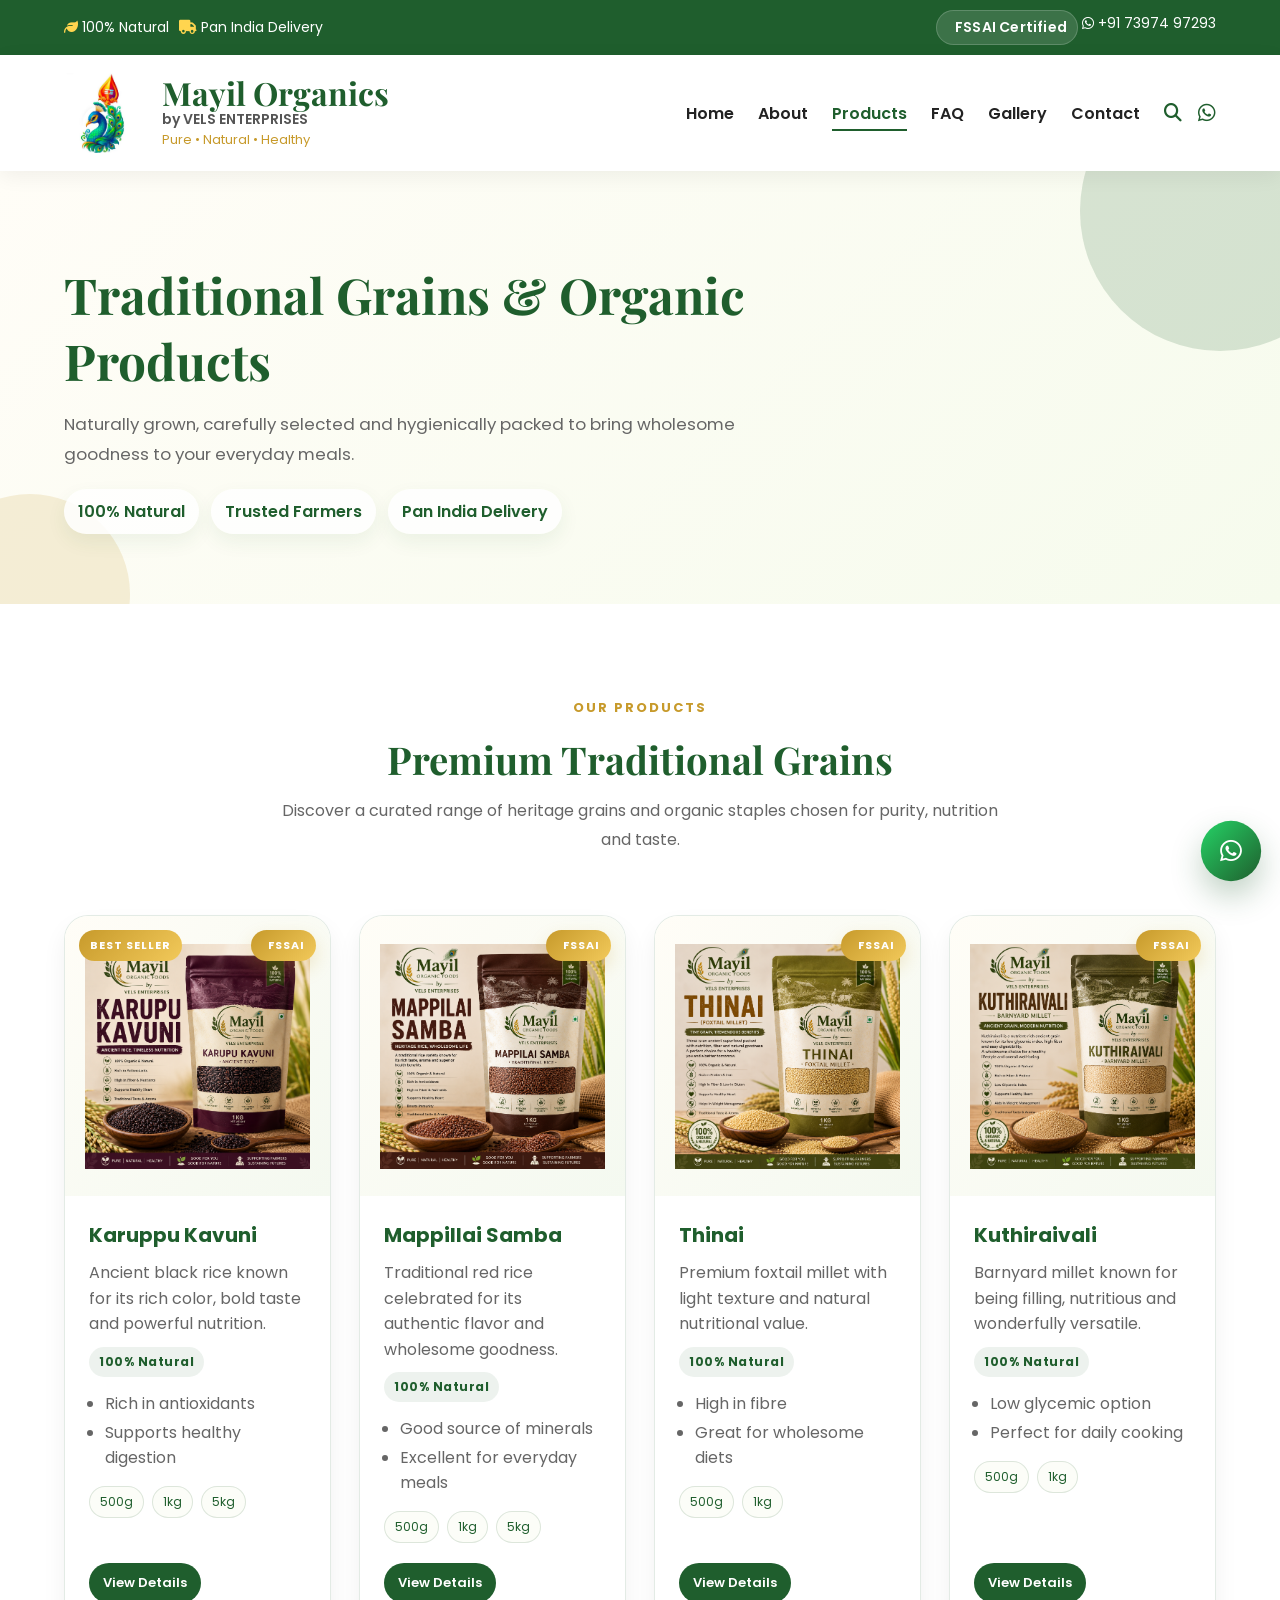
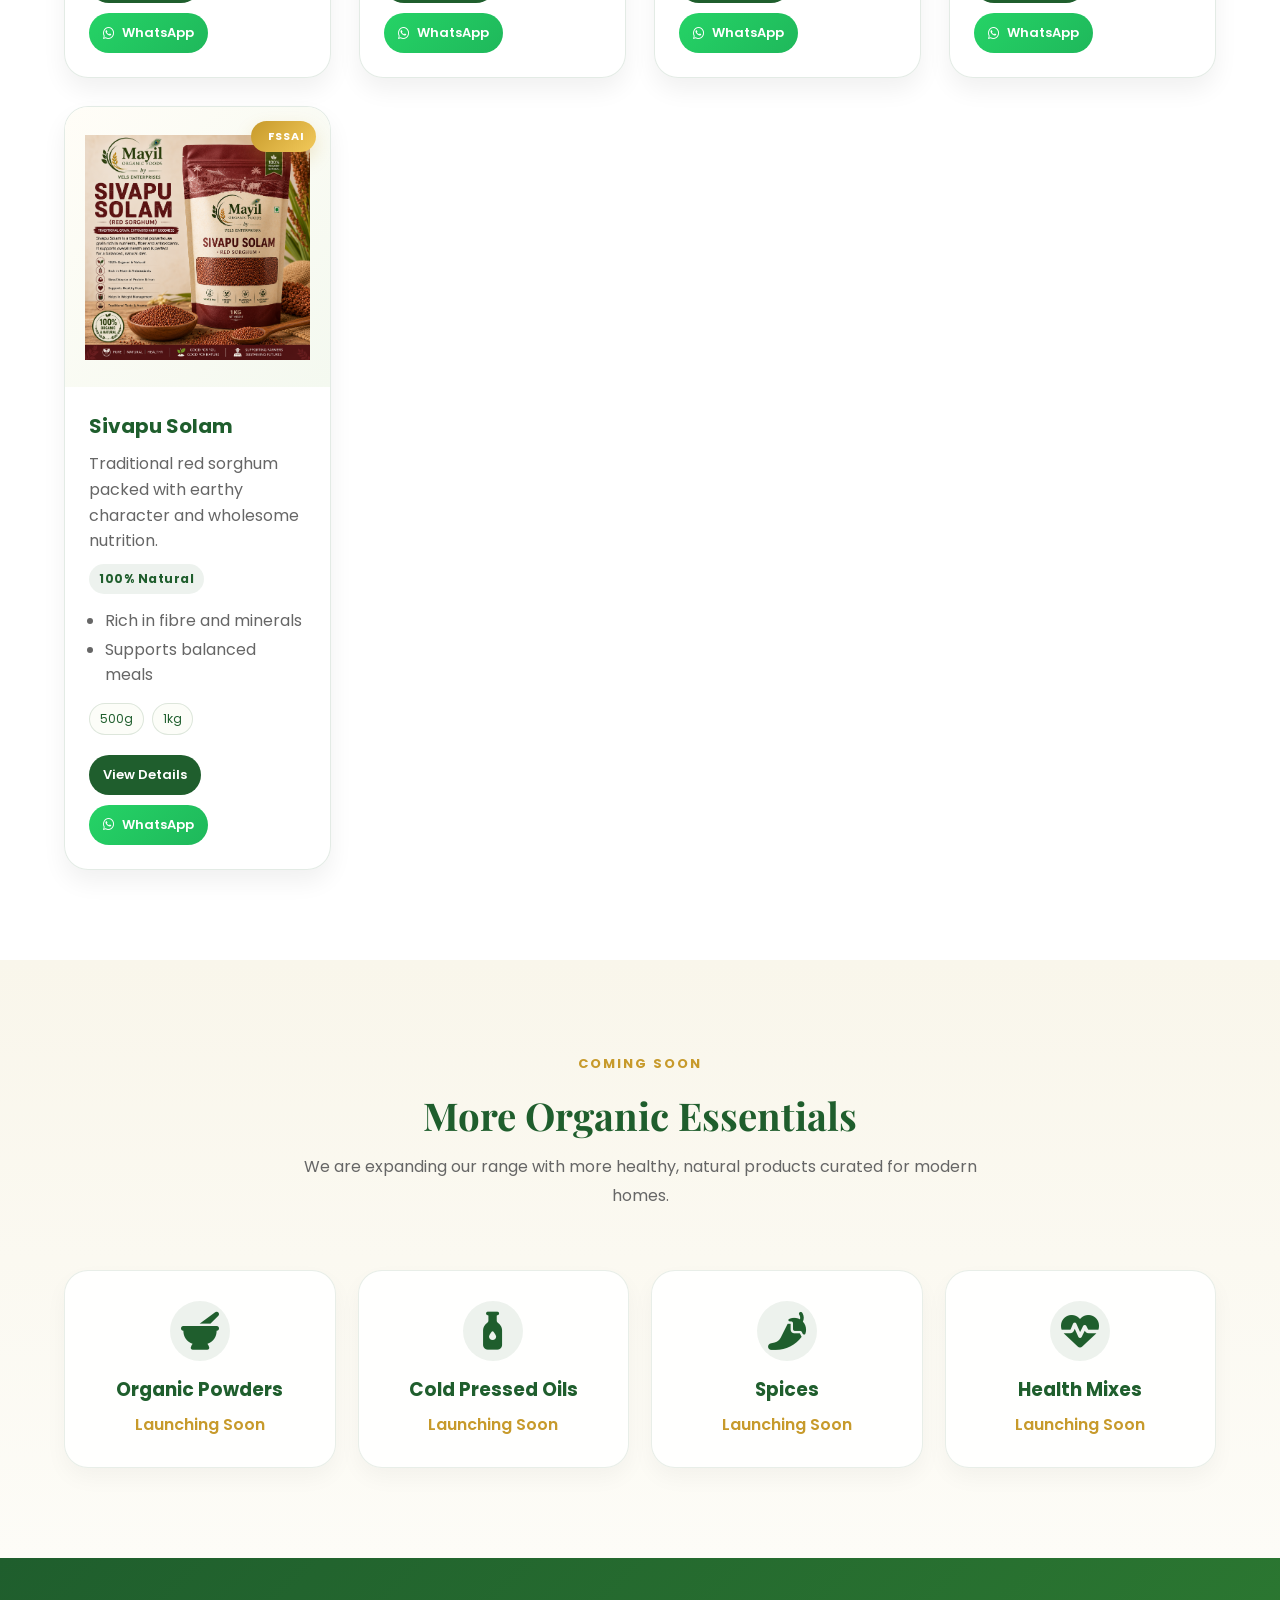
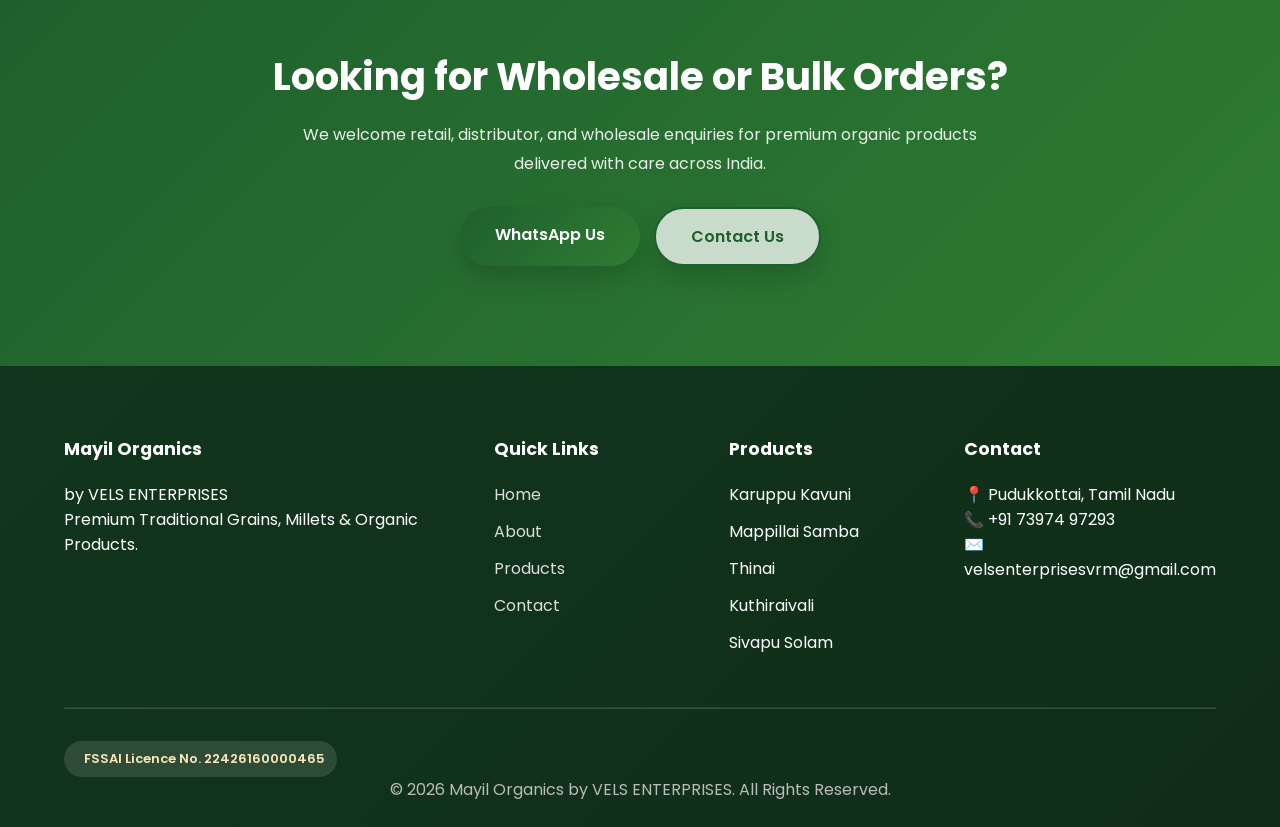
<file: products.html>
<!DOCTYPE html>
<html lang="en">

<head>

<meta charset="UTF-8">
<meta name="viewport" content="width=device-width, initial-scale=1.0">
<title>Products | Mayil Organics</title>
<meta name="description" content="Premium traditional grains and organic products by Mayil Organics by VELS ENTERPRISES.">
<link href="https://fonts.googleapis.com/css2?family=Poppins:wght@300;400;500;600;700&family=Playfair+Display:wght@600;700&display=swap" rel="stylesheet">
<link rel="stylesheet" href="https://cdnjs.cloudflare.com/ajax/libs/font-awesome/6.6.0/css/all.min.css">
<link rel="stylesheet" href="css/style.css">
<style>
    body {
        background: linear-gradient(180deg, #fffdf8 0%, #f8f5eb 100%);
    }

    .products-page .top-bar {
        background: #1f5e2d;
    }

    .products-page header {
        background: rgba(255,255,255,0.96);
        backdrop-filter: blur(12px);
        box-shadow: 0 8px 25px rgba(0,0,0,.06);
    }

    .products-page .logo-text h2 {
        font-size: 32px;
    }

    .products-page .menu-toggle {
        display: none;
        flex-direction: column;
        gap: 5px;
        background: transparent;
        border: none;
        cursor: pointer;
        padding: 6px;
    }

    .products-page .menu-toggle span {
        width: 24px;
        height: 2px;
        background: #1f5e2d;
        border-radius: 2px;
    }

    .products-page .nav-links {
        display: flex;
        align-items: center;
        gap: 24px;
    }

    .products-page .nav-links ul {
        display: flex;
        list-style: none;
        gap: 24px;
        margin: 0;
        padding: 0;
    }

    .products-page .nav-links ul a {
        font-weight: 600;
        position: relative;
    }

    .products-page .nav-links ul a.active,
    .products-page .nav-links ul a:hover {
        color: #1f5e2d;
    }

    .products-page .nav-links ul a.active::after,
    .products-page .nav-links ul a:hover::after {
        width: 100%;
    }

    .products-page .nav-links ul a::after {
        content: '';
        position: absolute;
        left: 0;
        bottom: -6px;
        width: 0;
        height: 2px;
        background: #1f5e2d;
        transition: .3s;
    }

    .products-page .nav-icons {
        display: flex;
        gap: 16px;
        font-size: 20px;
        color: #1f5e2d;
    }

    .products-hero {
        padding: 90px 0 70px;
        background: linear-gradient(135deg, #fffdf7 0%, #f6fbed 100%);
        position: relative;
        overflow: hidden;
    }

    .products-hero::before,
    .products-hero::after {
        content: '';
        position: absolute;
        border-radius: 50%;
        opacity: .16;
        pointer-events: none;
    }

    .products-hero::before {
        width: 280px;
        height: 280px;
        background: #1f5e2d;
        top: -100px;
        right: -80px;
    }

    .products-hero::after {
        width: 200px;
        height: 200px;
        background: #c79a2b;
        bottom: -90px;
        left: -70px;
    }

    .products-hero .container {
        position: relative;
        z-index: 1;
    }

    .products-hero h1 {
        font-family: 'Playfair Display', serif;
        font-size: clamp(2.2rem, 4vw, 3.1rem);
        color: #1f5e2d;
        margin-bottom: 16px;
        max-width: 700px;
    }

    .products-hero p {
        color: #666;
        font-size: 1.05rem;
        line-height: 1.8;
        max-width: 680px;
        margin-bottom: 20px;
    }

    .hero-pills {
        display: flex;
        flex-wrap: wrap;
        gap: 12px;
    }

    .hero-pills span {
        padding: 10px 14px;
        border-radius: 999px;
        background: rgba(255,255,255,0.85);
        color: #1f5e2d;
        font-weight: 600;
        box-shadow: 0 8px 20px rgba(31,94,45,0.07);
    }

    .product-section {
        padding: 90px 0;
        background: #fff;
    }

    .product-grid {
        display: grid;
        grid-template-columns: repeat(auto-fit, minmax(260px, 1fr));
        gap: 28px;
        align-items: stretch;
    }

    .premium-product-card {
        background: rgba(255,255,255,0.84);
        backdrop-filter: blur(14px);
        border: 1px solid rgba(31,94,45,0.12);
        border-radius: 24px;
        overflow: hidden;
        box-shadow: 0 12px 25px rgba(0,0,0,.06);
        display: flex;
        flex-direction: column;
        height: 100%;
        transition: .35s ease;
    }

    .premium-product-card:hover {
        transform: translateY(-8px);
        box-shadow: 0 24px 45px rgba(31,94,45,0.15);
    }

    .premium-product-card .product-media {
        position: relative;
        background: linear-gradient(135deg, #fffdf7 0%, #f4f9f0 100%);
        padding: 20px;
    }

    .premium-product-card .product-badge {
        position: absolute;
        top: 14px;
        left: 14px;
        background: linear-gradient(135deg, #c79a2b, #f2c95a);
        color: #fff;
        font-size: 11px;
        font-weight: 700;
        letter-spacing: 1px;
        padding: 7px 11px;
        border-radius: 999px;
        text-transform: uppercase;
    }

    .premium-product-card .cert-badge {
        position: absolute;
        top: 14px;
        right: 14px;
        display: inline-flex;
        align-items: center;
        gap: 6px;
        background: linear-gradient(135deg, #c79a2b, #f2c95a);
        color: #fff;
        font-size: 11px;
        font-weight: 700;
        letter-spacing: 1px;
        padding: 7px 11px;
        border-radius: 999px;
        text-transform: uppercase;
    }

    .premium-product-card img {
        height: 240px;
        object-fit: contain;
        transition: .35s ease;
    }

    .premium-product-card:hover img {
        transform: scale(1.03);
    }

    .premium-product-card .product-info {
        padding: 24px;
        display: flex;
        flex-direction: column;
        gap: 10px;
        flex: 1;
    }

    .premium-product-card .product-info h3 {
        color: #1f5e2d;
        font-size: 20px;
        margin: 0;
    }

    .premium-product-card .product-info p {
        color: #666;
        line-height: 1.6;
        margin: 0;
    }

    .premium-product-card .pill {
        display: inline-flex;
        align-items: center;
        background: rgba(31,94,45,0.08);
        color: #1f5e2d;
        border-radius: 999px;
        padding: 6px 10px;
        font-size: 12px;
        font-weight: 700;
        width: fit-content;
    }

    .premium-product-card .benefits-list {
        margin: 4px 0 0;
        padding-left: 16px;
        color: #666;
    }

    .premium-product-card .benefits-list li {
        margin-bottom: 4px;
    }

    .premium-product-card .size-list {
        display: flex;
        flex-wrap: wrap;
        gap: 8px;
        margin-top: 2px;
    }

    .premium-product-card .size-list span {
        border: 1px solid rgba(31,94,45,0.14);
        border-radius: 999px;
        padding: 6px 10px;
        font-size: 12px;
        color: #1f5e2d;
        background: #fcfdf8;
    }

    .premium-product-card .product-actions {
        display: flex;
        flex-wrap: wrap;
        gap: 10px;
        margin-top: auto;
        padding-top: 10px;
    }

    .premium-product-card .view-btn,
    .premium-product-card .whatsapp-btn {
        display: inline-flex;
        align-items: center;
        justify-content: center;
        gap: 8px;
        padding: 10px 14px;
        border-radius: 999px;
        font-size: 13px;
        font-weight: 600;
        transition: .3s ease;
        text-decoration: none;
    }

    .premium-product-card .view-btn {
        background: #1f5e2d;
        color: #fff;
    }

    .premium-product-card .whatsapp-btn {
        background: linear-gradient(135deg, #25d366, #1fb85b);
        color: #fff;
    }

    .premium-product-card .view-btn:hover,
    .premium-product-card .whatsapp-btn:hover {
        transform: translateY(-2px);
    }

    .coming-soon {
        padding: 90px 0;
        background: linear-gradient(180deg, #f9f6eb 0%, #fdfcf7 100%);
    }

    .coming-grid {
        display: grid;
        grid-template-columns: repeat(4, 1fr);
        gap: 22px;
    }

    .coming-card {
        background: rgba(255,255,255,0.88);
        border: 1px solid rgba(31,94,45,0.1);
        border-radius: 24px;
        padding: 30px 22px;
        text-align: center;
        box-shadow: 0 10px 22px rgba(0,0,0,.04);
        transition: .35s ease;
    }

    .coming-card:hover {
        transform: translateY(-6px);
        box-shadow: 0 18px 35px rgba(31,94,45,0.12);
    }

    .coming-card i {
        font-size: 38px;
        color: #1f5e2d;
        margin-bottom: 14px;
        display: inline-flex;
        width: 60px;
        height: 60px;
        align-items: center;
        justify-content: center;
        border-radius: 50%;
        background: rgba(31,94,45,0.08);
    }

    .coming-card h3 {
        color: #1f5e2d;
        margin-bottom: 8px;
    }

    .coming-card span {
        color: #c79a2b;
        font-weight: 600;
    }

    .wholesale-cta {
        padding: 90px 0 100px;
        background: linear-gradient(135deg, #1f5e2d, #2e7d32);
        color: #fff;
        text-align: center;
    }

    .wholesale-cta h2 {
        font-size: clamp(1.8rem, 3vw, 2.5rem);
        margin-bottom: 16px;
    }

    .wholesale-cta p {
        max-width: 720px;
        margin: 0 auto 28px;
        color: rgba(255,255,255,0.9);
        line-height: 1.8;
    }

    .wholesale-cta .cta-buttons {
        display: flex;
        justify-content: center;
        flex-wrap: wrap;
        gap: 14px;
    }

    .wholesale-cta .btn,
    .wholesale-cta .btn-outline {
        box-shadow: 0 12px 24px rgba(0,0,0,.15);
    }

    @media (max-width: 900px) {
        .coming-grid {
            grid-template-columns: repeat(2, 1fr);
        }
    }

    @media (max-width: 860px) {
        .products-page .menu-toggle {
            display: flex;
        }

        .products-page .nav-links {
            display: none;
            position: absolute;
            top: calc(100% + 10px);
            right: 0;
            flex-direction: column;
            align-items: flex-start;
            background: rgba(255,255,255,0.98);
            padding: 20px;
            border-radius: 18px;
            box-shadow: 0 16px 35px rgba(0,0,0,.12);
            min-width: 220px;
        }

        .products-page .nav-links.active {
            display: flex;
        }

        .products-page .nav-links ul {
            flex-direction: column;
            gap: 14px;
        }

        .products-page .nav-icons {
            margin-top: 8px;
        }
    }

    @media (max-width: 768px) {
        .product-section,
        .coming-soon,
        .wholesale-cta {
            padding: 72px 0;
        }

        .coming-grid {
            grid-template-columns: 1fr;
        }

        .premium-product-card .product-actions {
            flex-direction: column;
        }

        .premium-product-card .view-btn,
        .premium-product-card .whatsapp-btn {
            width: 100%;
        }
    }
</style>
</head>

<body class="products-page">
<div class="page-loading"><div class="loader"></div></div>
<div class="search-modal">
    <div class="modal-card">
        <div class="modal-head"><h3>Search Products</h3><button type="button" class="close" aria-label="Close search">✕</button></div>
        <input type="text" placeholder="Search for products">
        <div class="search-results"></div>
    </div>
</div>

<div class="top-bar">
    <div class="container">
        <div class="top-left">
            <span><i class="fa-solid fa-leaf"></i> 100% Natural</span>
            <span><i class="fa-solid fa-truck"></i> Pan India Delivery</span>
        </div>
        <div class="top-right">
            <span class="top-bar-badge"><i class="fa-solid fa-badge-check"></i> FSSAI Certified</span>
            <i class="fa-brands fa-whatsapp"></i>
            +91 73974 97293
        </div>
    </div>
</div>

<header>
    <div class="container">
        <nav>
            <a href="index.html" class="logo">
                <img src="images/logo.png" alt="Mayil Organics Logo">
                <div class="logo-text">
                    <h2>Mayil Organics</h2>
                    <span>by VELS ENTERPRISES</span>
                    <small>Pure • Natural • Healthy</small>
                </div>
            </a>

            <button class="menu-toggle" aria-label="Toggle navigation">
                <span></span>
                <span></span>
                <span></span>
            </button>

            <div class="nav-links">
                <ul>
                    <li><a href="index.html">Home</a></li>
                    <li><a href="about.html">About</a></li>
                    <li><a href="products.html" class="active">Products</a></li>
                <li><a href="faq.html">FAQ</a></li>
                    <li><a href="gallery.html">Gallery</a></li>
                    <li><a href="contact.html">Contact</a></li>
                </ul>
                <div class="nav-icons">
                    <button class="search-btn" aria-label="Search products"><i class="fa-solid fa-magnifying-glass"></i></button>
                    <a href="https://wa.me/917397497293"><i class="fa-brands fa-whatsapp"></i></a>
                </div>
            </div>
        </nav>
    </div>
</header>

<section class="products-hero">
    <div class="container">
        <h1>Traditional Grains & Organic Products</h1>
        <p>Naturally grown, carefully selected and hygienically packed to bring wholesome goodness to your everyday meals.</p>
        <div class="hero-pills">
            <span>100% Natural</span>
            <span>Trusted Farmers</span>
            <span>Pan India Delivery</span>
        </div>
    </div>
</section>

<section class="product-section">
    <div class="container">
        <div class="section-title">
            <span>OUR PRODUCTS</span>
            <h2>Premium Traditional Grains</h2>
            <p>Discover a curated range of heritage grains and organic staples chosen for purity, nutrition and taste.</p>
        </div>

        <div class="product-grid">
            <article class="premium-product-card" data-href="karuppu-kavuni.html">
                <div class="product-media">
                    <span class="product-badge">Best Seller</span>                    <span class="cert-badge"><i class="fa-solid fa-badge-check"></i> FSSAI</span>                    <img src="images/products/karuppu-kavuni.png" alt="Karuppu Kavuni">
                </div>
                <div class="product-info">
                    <h3>Karuppu Kavuni</h3>
                    <p>Ancient black rice known for its rich color, bold taste and powerful nutrition.</p>
                    <span class="pill">100% Natural</span>
                    <ul class="benefits-list">
                        <li>Rich in antioxidants</li>
                        <li>Supports healthy digestion</li>
                    </ul>
                    <div class="size-list">
                        <span>500g</span><span>1kg</span><span>5kg</span>
                    </div>
                    <div class="product-actions">
                        <a href="karuppu-kavuni.html" class="view-btn">View Details</a>
                        <a href="https://wa.me/917397497293?text=Hello%20I%20would%20like%20to%20know%20more%20about%20Karuppu%20Kavuni" class="whatsapp-btn" target="_blank" rel="noopener"><i class="fa-brands fa-whatsapp"></i> WhatsApp</a>
                    </div>
                </div>
            </article>

            <article class="premium-product-card" data-href="mappillai-samba.html">
                <div class="product-media">                    <span class="cert-badge"><i class="fa-solid fa-badge-check"></i> FSSAI</span>                    <img src="images/products/mappillai-samba.png" alt="Mappillai Samba">
                </div>
                <div class="product-info">
                    <h3>Mappillai Samba</h3>
                    <p>Traditional red rice celebrated for its authentic flavor and wholesome goodness.</p>
                    <span class="pill">100% Natural</span>
                    <ul class="benefits-list">
                        <li>Good source of minerals</li>
                        <li>Excellent for everyday meals</li>
                    </ul>
                    <div class="size-list">
                        <span>500g</span><span>1kg</span><span>5kg</span>
                    </div>
                    <div class="product-actions">
                        <a href="mappillai-samba.html" class="view-btn">View Details</a>
                        <a href="https://wa.me/917397497293?text=Hello%20I%20would%20like%20to%20know%20more%20about%20Mappillai%20Samba" class="whatsapp-btn" target="_blank" rel="noopener"><i class="fa-brands fa-whatsapp"></i> WhatsApp</a>
                    </div>
                </div>
            </article>

            <article class="premium-product-card" data-href="thinai.html">
                <div class="product-media">                    <span class="cert-badge"><i class="fa-solid fa-badge-check"></i> FSSAI</span>                    <img src="images/products/thinai.png" alt="Thinai">
                </div>
                <div class="product-info">
                    <h3>Thinai</h3>
                    <p>Premium foxtail millet with light texture and natural nutritional value.</p>
                    <span class="pill">100% Natural</span>
                    <ul class="benefits-list">
                        <li>High in fibre</li>
                        <li>Great for wholesome diets</li>
                    </ul>
                    <div class="size-list">
                        <span>500g</span><span>1kg</span>
                    </div>
                    <div class="product-actions">
                        <a href="thinai.html" class="view-btn">View Details</a>
                        <a href="https://wa.me/917397497293?text=Hello%20I%20would%20like%20to%20know%20more%20about%20Thinai" class="whatsapp-btn" target="_blank" rel="noopener"><i class="fa-brands fa-whatsapp"></i> WhatsApp</a>
                    </div>
                </div>
            </article>

            <article class="premium-product-card" data-href="kuthiraivali.html">
                <div class="product-media">                    <span class="cert-badge"><i class="fa-solid fa-badge-check"></i> FSSAI</span>                    <img src="images/products/kuthiraivali.png" alt="Kuthiraivali">
                </div>
                <div class="product-info">
                    <h3>Kuthiraivali</h3>
                    <p>Barnyard millet known for being filling, nutritious and wonderfully versatile.</p>
                    <span class="pill">100% Natural</span>
                    <ul class="benefits-list">
                        <li>Low glycemic option</li>
                        <li>Perfect for daily cooking</li>
                    </ul>
                    <div class="size-list">
                        <span>500g</span><span>1kg</span>
                    </div>
                    <div class="product-actions">
                        <a href="kuthiraivali.html" class="view-btn">View Details</a>
                        <a href="https://wa.me/917397497293?text=Hello%20I%20would%20like%20to%20know%20more%20about%20Kuthiraivali" class="whatsapp-btn" target="_blank" rel="noopener"><i class="fa-brands fa-whatsapp"></i> WhatsApp</a>
                    </div>
                </div>
            </article>

            <article class="premium-product-card" data-href="sivapu-solam.html">
                <div class="product-media">                    <span class="cert-badge"><i class="fa-solid fa-badge-check"></i> FSSAI</span>                    <img src="images/products/sivapu-solam.png" alt="Sivapu Solam">
                </div>
                <div class="product-info">
                    <h3>Sivapu Solam</h3>
                    <p>Traditional red sorghum packed with earthy character and wholesome nutrition.</p>
                    <span class="pill">100% Natural</span>
                    <ul class="benefits-list">
                        <li>Rich in fibre and minerals</li>
                        <li>Supports balanced meals</li>
                    </ul>
                    <div class="size-list">
                        <span>500g</span><span>1kg</span>
                    </div>
                    <div class="product-actions">
                        <a href="sivapu-solam.html" class="view-btn">View Details</a>
                        <a href="https://wa.me/917397497293?text=Hello%20I%20would%20like%20to%20know%20more%20about%20Sivapu%20Solam" class="whatsapp-btn" target="_blank" rel="noopener"><i class="fa-brands fa-whatsapp"></i> WhatsApp</a>
                    </div>
                </div>
            </article>
        </div>
    </div>
</section>

<section class="coming-soon">
    <div class="container">
        <div class="section-title">
            <span>COMING SOON</span>
            <h2>More Organic Essentials</h2>
            <p>We are expanding our range with more healthy, natural products curated for modern homes.</p>
        </div>

        <div class="coming-grid">
            <div class="coming-card">
                <i class="fa-solid fa-mortar-pestle"></i>
                <h3>Organic Powders</h3>
                <span>Launching Soon</span>
            </div>
            <div class="coming-card">
                <i class="fa-solid fa-bottle-droplet"></i>
                <h3>Cold Pressed Oils</h3>
                <span>Launching Soon</span>
            </div>
            <div class="coming-card">
                <i class="fa-solid fa-pepper-hot"></i>
                <h3>Spices</h3>
                <span>Launching Soon</span>
            </div>
            <div class="coming-card">
                <i class="fa-solid fa-heart-pulse"></i>
                <h3>Health Mixes</h3>
                <span>Launching Soon</span>
            </div>
        </div>
    </div>
</section>

<section class="wholesale-cta">
    <div class="container">
        <h2>Looking for Wholesale or Bulk Orders?</h2>
        <p>We welcome retail, distributor, and wholesale enquiries for premium organic products delivered with care across India.</p>
        <div class="cta-buttons">
            <a href="https://wa.me/917397497293?text=Hi,%20I%20would%20like%20to%20enquire%20about%20wholesale%20orders." class="btn">WhatsApp Us</a>
            <a href="contact.html" class="btn-outline">Contact Us</a>
        </div>
    </div>
</section>

<footer>
    <div class="container">
        <div class="footer-grid">
            <div>
                <h3>Mayil Organics</h3>
                <p>by VELS ENTERPRISES</p>
                <p>Premium Traditional Grains, Millets & Organic Products.</p>
            </div>
            <div>
                <h4>Quick Links</h4>
                <ul>
                    <li><a href="index.html">Home</a></li>
                    <li><a href="about.html">About</a></li>
                    <li><a href="products.html">Products</a></li>
                    <li><a href="contact.html">Contact</a></li>
                </ul>
            </div>
            <div>
                <h4>Products</h4>
                <ul>
                    <li>Karuppu Kavuni</li>
                    <li>Mappillai Samba</li>
                    <li>Thinai</li>
                    <li>Kuthiraivali</li>
                    <li>Sivapu Solam</li>
                </ul>
            </div>
            <div>
                <h4>Contact</h4>
                <p>📍 Pudukkottai, Tamil Nadu</p>
                <p>📞 +91 73974 97293</p>
                <p>✉️ velsenterprisesvrm@gmail.com</p>
            </div>
        </div>
        <hr>
        <div class="footer-badge"><i class="fa-solid fa-badge-check"></i> FSSAI Licence No. 22426160000465</div>
<p class="copyright">© 2026 Mayil Organics by VELS ENTERPRISES. All Rights Reserved.</p>
    </div>
</footer>

<a href="https://wa.me/917397497293" class="floating-whatsapp" aria-label="WhatsApp Enquiry"><i class="fa-brands fa-whatsapp"></i></a>

<script src="js/script.js"></script>
</body>
</html>
</file>
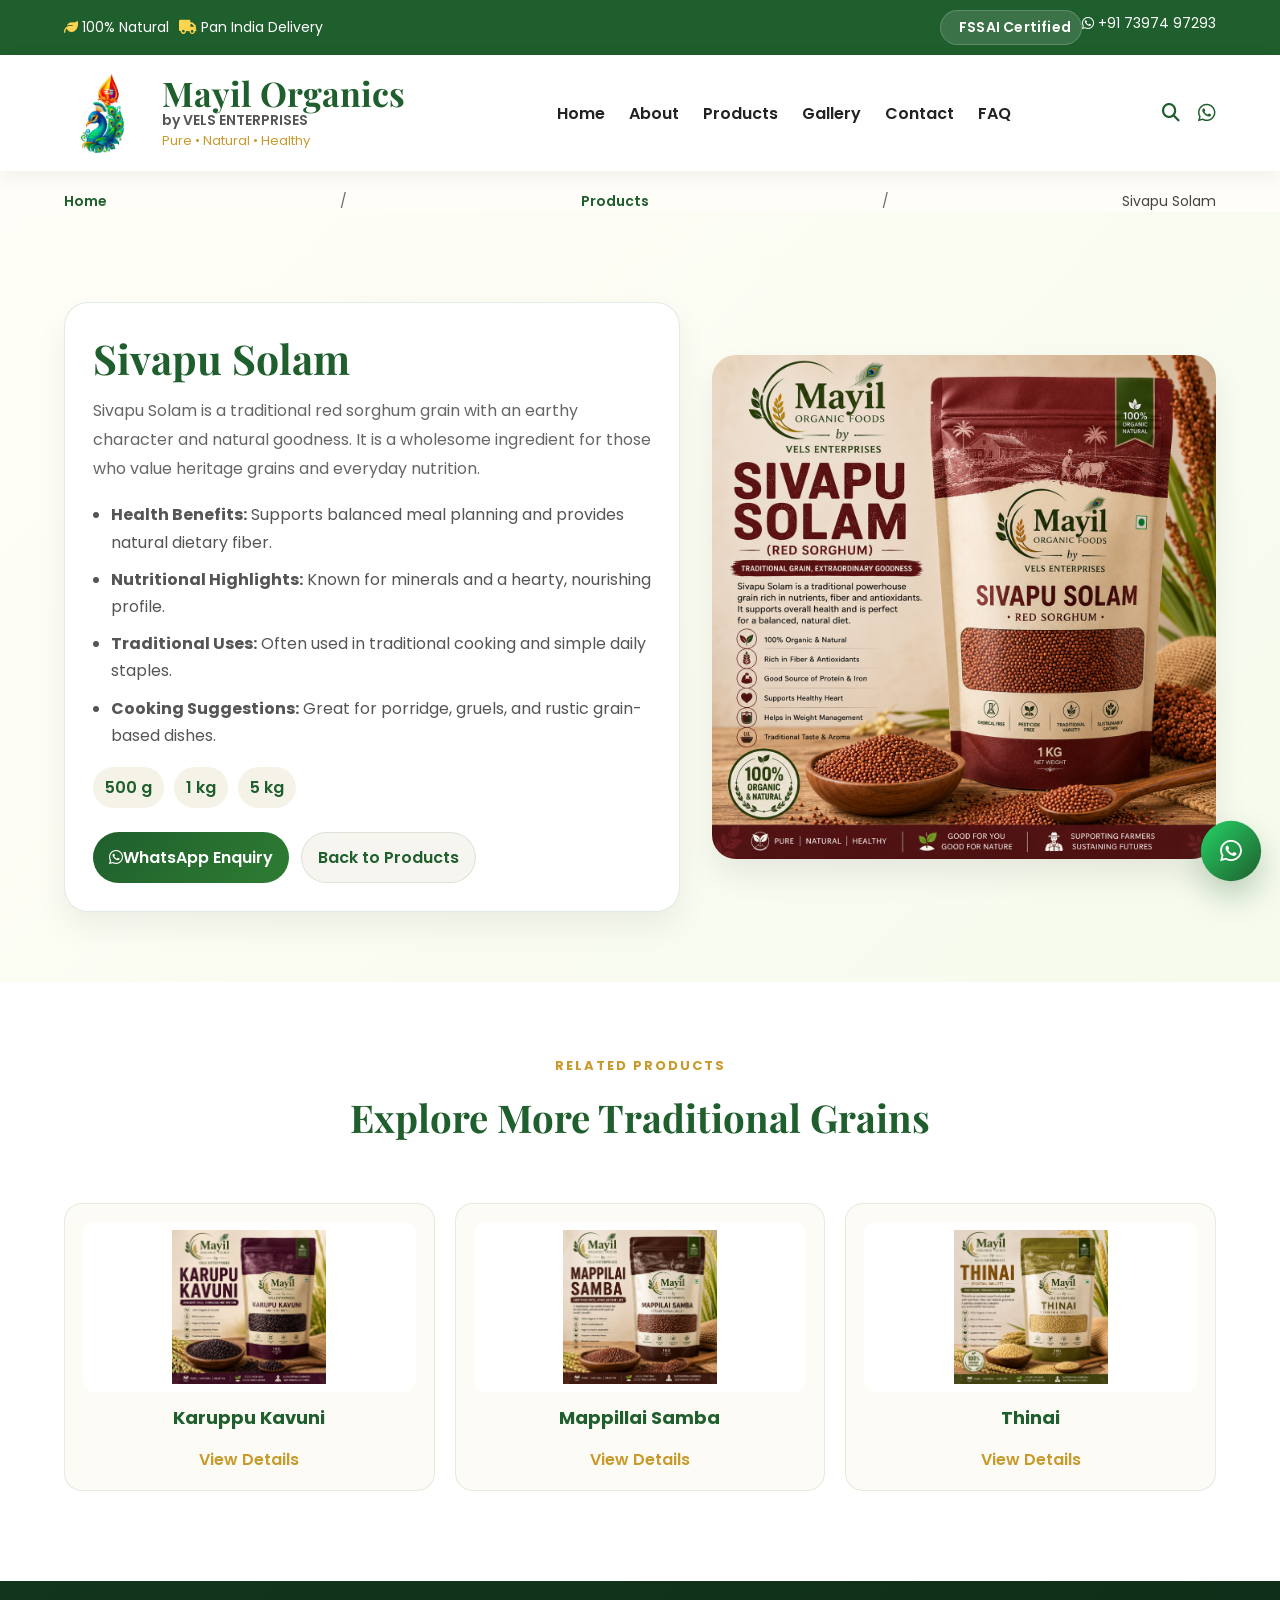
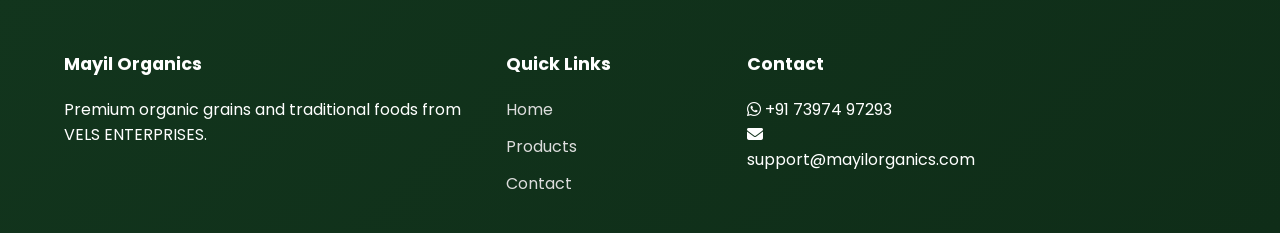
<file: sivapu-solam.html>
<!DOCTYPE html>
<html lang="en">
<head>
    <meta charset="UTF-8">
    <meta name="viewport" content="width=device-width, initial-scale=1.0">
    <title>Sivapu Solam | Mayil Organics</title>
    <meta name="description" content="Discover Sivapu Solam, a traditional red sorghum grain from Mayil Organics with wholesome nutrition and earthy flavor.">
    <link rel="preconnect" href="https://fonts.googleapis.com">
    <link rel="preconnect" href="https://fonts.gstatic.com" crossorigin>
    <link href="https://fonts.googleapis.com/css2?family=Poppins:wght@300;400;500;600;700&family=Playfair+Display:wght@600;700&display=swap" rel="stylesheet">
    <link rel="stylesheet" href="https://cdnjs.cloudflare.com/ajax/libs/font-awesome/6.6.0/css/all.min.css">
    <link rel="stylesheet" href="css/style.css">
    <style>
        body{background:#fffdf8;}
        .detail-page header{background:rgba(255,255,255,0.96);backdrop-filter:blur(12px);box-shadow:0 8px 25px rgba(0,0,0,.06);}
        .detail-hero{padding:90px 0 70px;background:linear-gradient(135deg,#fffdf7 0%,#f6fbed 100%);}
        .detail-grid{display:grid;grid-template-columns:1.1fr .9fr;gap:32px;align-items:center;}
        .detail-card{background:#fff;border:1px solid rgba(31,94,45,.12);border-radius:24px;box-shadow:0 16px 32px rgba(0,0,0,.06);padding:28px;}
        .detail-card h1{font-family:'Playfair Display',serif;color:#1f5e2d;font-size:clamp(2rem,3.2vw,2.8rem);margin:0 0 12px;}
        .detail-card p{color:#666;line-height:1.8;}
        .detail-list{display:grid;gap:10px;margin:18px 0 0;padding-left:18px;color:#555;}
        .detail-list li{line-height:1.7;}
        .detail-image{border-radius:24px;overflow:hidden;box-shadow:0 16px 32px rgba(0,0,0,.08);}
        .detail-image img{width:100%;height:100%;object-fit:cover;display:block;}
        .size-list{display:flex;flex-wrap:wrap;gap:10px;margin-top:18px;}
        .size-list span{padding:8px 12px;border-radius:999px;background:#f5f2e8;color:#1f5e2d;font-weight:600;}
        .detail-actions{display:flex;flex-wrap:wrap;gap:12px;margin-top:24px;}
        .detail-btn{display:inline-flex;align-items:center;justify-content:center;padding:12px 16px;border-radius:999px;font-weight:600;text-decoration:none;transition:.3s ease;}
        .detail-btn.primary{background:linear-gradient(135deg,#1f5e2d,#2e7d32);color:#fff;}
        .detail-btn.secondary{background:#f7f5ef;color:#1f5e2d;border:1px solid rgba(31,94,45,.12);} 
        .detail-btn:hover{transform:translateY(-2px);} 
        .related-section{padding:70px 0 90px;background:#fff;}
        .related-grid{display:grid;grid-template-columns:repeat(auto-fit,minmax(220px,1fr));gap:20px;margin-top:24px;}
        .related-card{background:#fcfbf5;border:1px solid rgba(31,94,45,.1);border-radius:18px;padding:18px;text-align:center;}
        .related-card img{width:100%;max-height:170px;object-fit:contain;border-radius:12px;background:#fff;padding:8px;}
        .related-card h3{margin:12px 0 8px;color:#1f5e2d;font-size:18px;}
        .related-card a{display:inline-block;margin-top:8px;color:#c79a2b;font-weight:600;text-decoration:none;}
        @media (max-width:900px){.detail-grid{grid-template-columns:1fr;}}
    </style>
</head>
<body class="detail-page">
<div class="page-loading"><div class="loader"></div></div>
<div class="search-modal">
    <div class="modal-card">
        <div class="modal-head"><h3>Search Products</h3><button type="button" class="close" aria-label="Close search">✕</button></div>
        <input type="text" placeholder="Search for products">
        <div class="search-results"></div>
    </div>
</div>
<div class="top-bar">
    <div class="container">
        <div class="top-left"><span><i class="fa-solid fa-leaf"></i> 100% Natural</span><span><i class="fa-solid fa-truck"></i> Pan India Delivery</span></div>
        <div class="top-right"><span class="top-bar-badge"><i class="fa-solid fa-badge-check"></i> FSSAI Certified</span><i class="fa-brands fa-whatsapp"></i> +91 73974 97293</div>
    </div>
</div>
<header>
    <div class="container">
        <nav>
            <a href="index.html" class="logo">
                <img src="images/logo.png" alt="Mayil Organics Logo">
                <div class="logo-text"><h2>Mayil Organics</h2><span>by VELS ENTERPRISES</span><small>Pure • Natural • Healthy</small></div>
            </a>
            <div class="nav-links">
                <ul>
                    <li><a href="index.html">Home</a></li>
                    <li><a href="about.html">About</a></li>
                    <li><a href="products.html">Products</a></li>
                    <li><a href="gallery.html">Gallery</a></li>
                    <li><a href="contact.html">Contact</a></li>
                    <li><a href="faq.html">FAQ</a></li>
                </ul>
            </div>
            <div class="nav-icons"><button class="search-btn" aria-label="Search products"><i class="fa-solid fa-magnifying-glass"></i></button><a href="https://wa.me/917397497293"><i class="fa-brands fa-whatsapp"></i></a></div>
        </nav>
    </div>
</header>
<div class="container">
    <nav class="breadcrumb" aria-label="Breadcrumb">
        <a href="index.html">Home</a>
        <span>/</span>
        <a href="products.html">Products</a>
        <span>/</span>
        <span>Sivapu Solam</span>
    </nav>
</div>
<section class="detail-hero">
    <div class="container">
        <div class="detail-grid">
            <div class="detail-card">
                <h1>Sivapu Solam</h1>
                <p>Sivapu Solam is a traditional red sorghum grain with an earthy character and natural goodness. It is a wholesome ingredient for those who value heritage grains and everyday nutrition.</p>
                <ul class="detail-list">
                    <li><strong>Health Benefits:</strong> Supports balanced meal planning and provides natural dietary fiber.</li>
                    <li><strong>Nutritional Highlights:</strong> Known for minerals and a hearty, nourishing profile.</li>
                    <li><strong>Traditional Uses:</strong> Often used in traditional cooking and simple daily staples.</li>
                    <li><strong>Cooking Suggestions:</strong> Great for porridge, gruels, and rustic grain-based dishes.</li>
                </ul>
                <div class="size-list"><span>500 g</span><span>1 kg</span><span>5 kg</span></div>
                <div class="detail-actions">
                    <a href="https://wa.me/917397497293?text=Hello%20I%20would%20like%20to%20know%20more%20about%20Sivapu%20Solam" class="detail-btn primary" target="_blank" rel="noopener"><i class="fa-brands fa-whatsapp"></i> WhatsApp Enquiry</a>
                    <a href="products.html" class="detail-btn secondary">Back to Products</a>
                </div>
            </div>
            <div class="detail-image"><img src="images/products/sivapu-solam.png" alt="Sivapu Solam"></div>
        </div>
    </div>
</section>
<section class="related-section">
    <div class="container">
        <div class="section-title"><span>RELATED PRODUCTS</span><h2>Explore More Traditional Grains</h2></div>
        <div class="related-grid">
            <div class="related-card"><img src="images/products/karuppu-kavuni.png" alt="Karuppu Kavuni"><h3>Karuppu Kavuni</h3><a href="karuppu-kavuni.html">View Details</a></div>
            <div class="related-card"><img src="images/products/mappillai-samba.png" alt="Mappillai Samba"><h3>Mappillai Samba</h3><a href="mappillai-samba.html">View Details</a></div>
            <div class="related-card"><img src="images/products/thinai.png" alt="Thinai"><h3>Thinai</h3><a href="thinai.html">View Details</a></div>
        </div>
    </div>
</section>
<footer>
    <div class="container footer-grid">
        <div><h3>Mayil Organics</h3><p>Premium organic grains and traditional foods from VELS ENTERPRISES.</p></div>
        <div><h3>Quick Links</h3><ul><li><a href="index.html">Home</a></li><li><a href="products.html">Products</a></li><li><a href="contact.html">Contact</a></li></ul></div>
        <div><h3>Contact</h3><p><i class="fa-brands fa-whatsapp"></i> +91 73974 97293<br><i class="fa-solid fa-envelope"></i> support@mayilorganics.com</p></div>
    </div>
</footer>
<a href="https://wa.me/917397497293"
   class="floating-whatsapp"
   aria-label="WhatsApp Enquiry">
    <i class="fa-brands fa-whatsapp"></i>
</a>

<script src="js/script.js"></script>

</body>
</html>
</file>
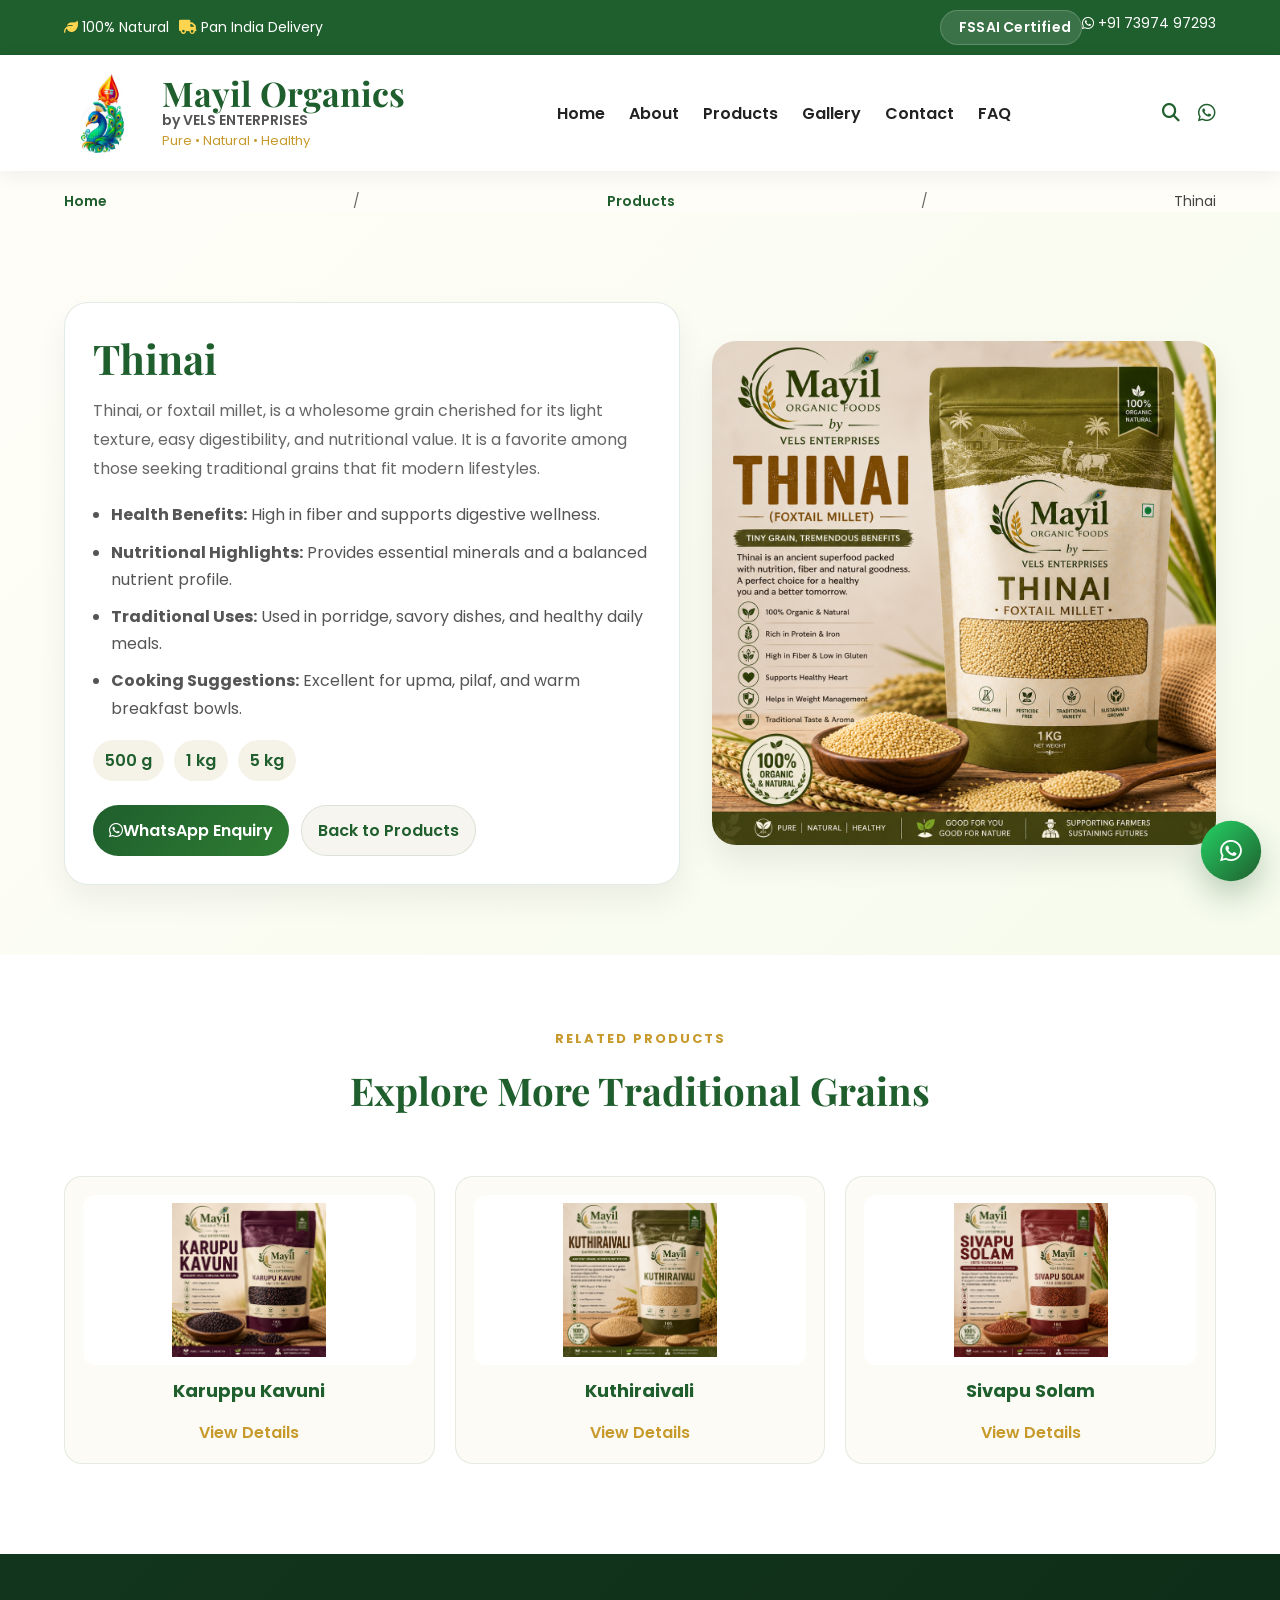
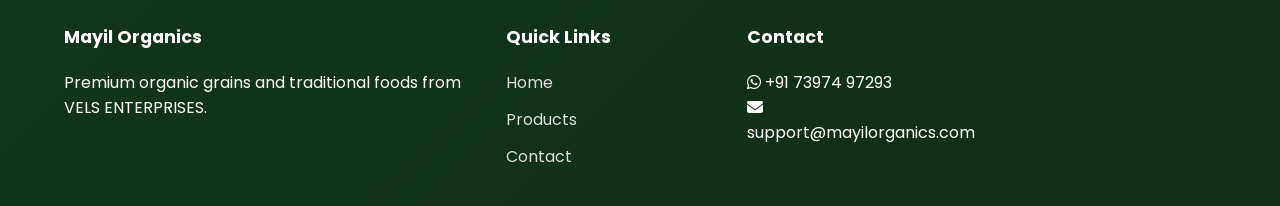
<file: thinai.html>
<!DOCTYPE html>
<html lang="en">
<head>
    <meta charset="UTF-8">
    <meta name="viewport" content="width=device-width, initial-scale=1.0">
    <title>Thinai | Mayil Organics</title>
    <meta name="description" content="Explore Thinai, a premium foxtail millet from Mayil Organics, valued for its light texture and health benefits.">
    <link rel="preconnect" href="https://fonts.googleapis.com">
    <link rel="preconnect" href="https://fonts.gstatic.com" crossorigin>
    <link href="https://fonts.googleapis.com/css2?family=Poppins:wght@300;400;500;600;700&family=Playfair+Display:wght@600;700&display=swap" rel="stylesheet">
    <link rel="stylesheet" href="https://cdnjs.cloudflare.com/ajax/libs/font-awesome/6.6.0/css/all.min.css">
    <link rel="stylesheet" href="css/style.css">
    <style>
        body{background:#fffdf8;}
        .detail-page header{background:rgba(255,255,255,0.96);backdrop-filter:blur(12px);box-shadow:0 8px 25px rgba(0,0,0,.06);}
        .detail-hero{padding:90px 0 70px;background:linear-gradient(135deg,#fffdf7 0%,#f6fbed 100%);}
        .detail-grid{display:grid;grid-template-columns:1.1fr .9fr;gap:32px;align-items:center;}
        .detail-card{background:#fff;border:1px solid rgba(31,94,45,.12);border-radius:24px;box-shadow:0 16px 32px rgba(0,0,0,.06);padding:28px;}
        .detail-card h1{font-family:'Playfair Display',serif;color:#1f5e2d;font-size:clamp(2rem,3.2vw,2.8rem);margin:0 0 12px;}
        .detail-card p{color:#666;line-height:1.8;}
        .detail-list{display:grid;gap:10px;margin:18px 0 0;padding-left:18px;color:#555;}
        .detail-list li{line-height:1.7;}
        .detail-image{border-radius:24px;overflow:hidden;box-shadow:0 16px 32px rgba(0,0,0,.08);}
        .detail-image img{width:100%;height:100%;object-fit:cover;display:block;}
        .size-list{display:flex;flex-wrap:wrap;gap:10px;margin-top:18px;}
        .size-list span{padding:8px 12px;border-radius:999px;background:#f5f2e8;color:#1f5e2d;font-weight:600;}
        .detail-actions{display:flex;flex-wrap:wrap;gap:12px;margin-top:24px;}
        .detail-btn{display:inline-flex;align-items:center;justify-content:center;padding:12px 16px;border-radius:999px;font-weight:600;text-decoration:none;transition:.3s ease;}
        .detail-btn.primary{background:linear-gradient(135deg,#1f5e2d,#2e7d32);color:#fff;}
        .detail-btn.secondary{background:#f7f5ef;color:#1f5e2d;border:1px solid rgba(31,94,45,.12);} 
        .detail-btn:hover{transform:translateY(-2px);} 
        .related-section{padding:70px 0 90px;background:#fff;}
        .related-grid{display:grid;grid-template-columns:repeat(auto-fit,minmax(220px,1fr));gap:20px;margin-top:24px;}
        .related-card{background:#fcfbf5;border:1px solid rgba(31,94,45,.1);border-radius:18px;padding:18px;text-align:center;}
        .related-card img{width:100%;max-height:170px;object-fit:contain;border-radius:12px;background:#fff;padding:8px;}
        .related-card h3{margin:12px 0 8px;color:#1f5e2d;font-size:18px;}
        .related-card a{display:inline-block;margin-top:8px;color:#c79a2b;font-weight:600;text-decoration:none;}
        @media (max-width:900px){.detail-grid{grid-template-columns:1fr;}}
    </style>
</head>
<body class="detail-page">
<div class="page-loading"><div class="loader"></div></div>
<div class="search-modal">
    <div class="modal-card">
        <div class="modal-head"><h3>Search Products</h3><button type="button" class="close" aria-label="Close search">✕</button></div>
        <input type="text" placeholder="Search for products">
        <div class="search-results"></div>
    </div>
</div>
<div class="top-bar">
    <div class="container">
        <div class="top-left"><span><i class="fa-solid fa-leaf"></i> 100% Natural</span><span><i class="fa-solid fa-truck"></i> Pan India Delivery</span></div>
        <div class="top-right"><span class="top-bar-badge"><i class="fa-solid fa-badge-check"></i> FSSAI Certified</span><i class="fa-brands fa-whatsapp"></i> +91 73974 97293</div>
    </div>
</div>
<header>
    <div class="container">
        <nav>
            <a href="index.html" class="logo">
                <img src="images/logo.png" alt="Mayil Organics Logo">
                <div class="logo-text"><h2>Mayil Organics</h2><span>by VELS ENTERPRISES</span><small>Pure • Natural • Healthy</small></div>
            </a>
            <div class="nav-links">
                <ul>
                    <li><a href="index.html">Home</a></li>
                    <li><a href="about.html">About</a></li>
                    <li><a href="products.html">Products</a></li>
                    <li><a href="gallery.html">Gallery</a></li>
                    <li><a href="contact.html">Contact</a></li>
                    <li><a href="faq.html">FAQ</a></li>
                </ul>
            </div>
            <div class="nav-icons"><button class="search-btn" aria-label="Search products"><i class="fa-solid fa-magnifying-glass"></i></button><a href="https://wa.me/917397497293"><i class="fa-brands fa-whatsapp"></i></a></div>
        </nav>
    </div>
</header>
<div class="container">
    <nav class="breadcrumb" aria-label="Breadcrumb">
        <a href="index.html">Home</a>
        <span>/</span>
        <a href="products.html">Products</a>
        <span>/</span>
        <span>Thinai</span>
    </nav>
</div>
<section class="detail-hero">
    <div class="container">
        <div class="detail-grid">
            <div class="detail-card">
                <h1>Thinai</h1>
                <p>Thinai, or foxtail millet, is a wholesome grain cherished for its light texture, easy digestibility, and nutritional value. It is a favorite among those seeking traditional grains that fit modern lifestyles.</p>
                <ul class="detail-list">
                    <li><strong>Health Benefits:</strong> High in fiber and supports digestive wellness.</li>
                    <li><strong>Nutritional Highlights:</strong> Provides essential minerals and a balanced nutrient profile.</li>
                    <li><strong>Traditional Uses:</strong> Used in porridge, savory dishes, and healthy daily meals.</li>
                    <li><strong>Cooking Suggestions:</strong> Excellent for upma, pilaf, and warm breakfast bowls.</li>
                </ul>
                <div class="size-list"><span>500 g</span><span>1 kg</span><span>5 kg</span></div>
                <div class="detail-actions">
                    <a href="https://wa.me/917397497293?text=Hello%20I%20would%20like%20to%20know%20more%20about%20Thinai" class="detail-btn primary" target="_blank" rel="noopener"><i class="fa-brands fa-whatsapp"></i> WhatsApp Enquiry</a>
                    <a href="products.html" class="detail-btn secondary">Back to Products</a>
                </div>
            </div>
            <div class="detail-image"><img src="images/products/thinai.png" alt="Thinai"></div>
        </div>
    </div>
</section>
<section class="related-section">
    <div class="container">
        <div class="section-title"><span>RELATED PRODUCTS</span><h2>Explore More Traditional Grains</h2></div>
        <div class="related-grid">
            <div class="related-card"><img src="images/products/karuppu-kavuni.png" alt="Karuppu Kavuni"><h3>Karuppu Kavuni</h3><a href="karuppu-kavuni.html">View Details</a></div>
            <div class="related-card"><img src="images/products/kuthiraivali.png" alt="Kuthiraivali"><h3>Kuthiraivali</h3><a href="kuthiraivali.html">View Details</a></div>
            <div class="related-card"><img src="images/products/sivapu-solam.png" alt="Sivapu Solam"><h3>Sivapu Solam</h3><a href="sivapu-solam.html">View Details</a></div>
        </div>
    </div>
</section>
<footer>
    <div class="container footer-grid">
        <div><h3>Mayil Organics</h3><p>Premium organic grains and traditional foods from VELS ENTERPRISES.</p></div>
        <div><h3>Quick Links</h3><ul><li><a href="index.html">Home</a></li><li><a href="products.html">Products</a></li><li><a href="contact.html">Contact</a></li></ul></div>
        <div><h3>Contact</h3><p><i class="fa-brands fa-whatsapp"></i> +91 73974 97293<br><i class="fa-solid fa-envelope"></i> support@mayilorganics.com</p></div>
    </div>
</footer>
<a href="https://wa.me/917397497293"
   class="floating-whatsapp"
   aria-label="WhatsApp Enquiry">
    <i class="fa-brands fa-whatsapp"></i>
</a>

<script src="js/script.js"></script>

</body>
</html>
</file>
<file: css/style.css>
/* ==========================================
   MAYIL ORGANICS
   by VELS ENTERPRISES
========================================== */

@import url('https://fonts.googleapis.com/css2?family=Poppins:wght@300;400;500;600;700&family=Playfair+Display:wght@600;700&display=swap');

:root{

    --primary:#1F5E2D;
    --secondary:#2E7D32;
    --gold:#C79A2B;
    --cream:#FFF9F1;
    --white:#ffffff;
    --black:#222;
    --gray:#666;
    --light:#F7F8F5;
    --bg-soft:#fcfbf7;
    --border:rgba(31,94,45,0.14);
    --shadow:0 20px 45px rgba(17,52,30,0.12);
    --shadow-soft:0 12px 28px rgba(17,52,30,0.08);

}

*{
    margin:0;
    padding:0;
    box-sizing:border-box;
}

html{
    scroll-behavior:smooth;
}

body{

    font-family:'Poppins',sans-serif;

    background:linear-gradient(180deg, #fffdf8 0%, var(--cream) 100%);

    color:var(--black);

    overflow-x:hidden;

}

::selection{
    background:rgba(31,94,45,0.16);
    color:var(--primary);
}

a{

    text-decoration:none;

    color:inherit;

}

img{

    width:100%;

    display:block;

}

.container{

    width:90%;

    max-width:1280px;

    margin:auto;

}

/* ==========================
      TOP BAR
========================== */

.top-bar{

    background:var(--primary);

    color:white;

    padding:10px 0;

    font-size:14px;

}

.top-bar .container{

    display:flex;

    justify-content:space-between;
    flex-wrap:wrap;
    gap:10px;
    align-items:center;

}

.top-left{
    display:flex;
    flex-wrap:wrap;
    align-items:center;
    gap:10px;
}

.top-left span{

    margin-right:0;

}

.top-left i{

    color:#ffd54f;

}

.top-bar-badge{
    display:inline-flex;
    align-items:center;
    gap:8px;
    padding:6px 10px;
    border-radius:999px;
    background:rgba(255,255,255,0.13);
    border:1px solid rgba(255,255,255,0.18);
    font-weight:600;
    letter-spacing:0.2px;
}

.top-bar-badge i{
    color:#ffd54f;
}

/* ==========================
      HEADER
========================== */

header{
    position:sticky;
    top:0;
    z-index:999;
    background:rgba(255,255,255,0.94);
    backdrop-filter:blur(12px);
    box-shadow:0 8px 25px rgba(0,0,0,.06);
}

nav{

    display:flex;

    justify-content:space-between;

    align-items:center;

    padding:18px 0;

    position:relative;

}

.logo{
    display:flex;
    align-items:center;
    gap:18px;
    text-decoration:none;
    color:inherit;
}

.logo:hover{
    opacity:0.95;
}

.logo img{
    width:80px;
    height:80px;
    object-fit:contain;
}

.logo-text{
    display:flex;
    flex-direction:column;
}

.logo-text h2{
    font-family:'Playfair Display',serif;
    color:var(--primary);
    font-size:34px;
    margin:0;
    line-height:1;
}

.logo-text span{
    font-size:14px;
    color:#555;
    font-weight:600;
}

.logo-text small{
    color:var(--gold);
    font-size:13px;
}

.nav-links{
    display:flex;
    align-items:center;
    gap:24px;
}

nav ul{

    display:flex;

    list-style:none;

    gap:24px;

}

nav ul li{

    font-weight:600;

}

nav ul li a{

    transition:.3s;
    position:relative;

}

nav ul li a:hover{

    color:var(--primary);

}

nav ul li a::after{
    content:'';
    position:absolute;
    left:0;
    bottom:-6px;
    width:0;
    height:2px;
    background:var(--primary);
    transition:.3s;
}

nav ul li a:hover::after{
    width:100%;
}

.nav-icons{

    display:flex;

    gap:18px;

    font-size:20px;

    color:var(--primary);

}

.menu-toggle{
    display:none;
    flex-direction:column;
    gap:5px;
    background:transparent;
    border:none;
    cursor:pointer;
    padding:6px;
}

.menu-toggle span{
    width:24px;
    height:2px;
    background:var(--primary);
    border-radius:2px;
    transition:.3s;
}

/* ==========================
       HERO
========================== */

.hero{
    min-height:100vh;
    display:flex;
    align-items:center;

    background-image:
        linear-gradient(rgba(255,255,255,.35), rgba(255,255,255,.35)),
        url("../images/hero-banner.jpg");

    background-size:cover;
    background-position:center;
    background-repeat:no-repeat;
}

.hero::before,
.hero::after{
    display:none;
}

.hero::before{
    width:360px;
    height:360px;
    background:var(--primary);
    top:-140px;
    right:-120px;
}

.hero::after{
    width:260px;
    height:260px;
    background:var(--gold);
    bottom:-110px;
    left:-90px;
}

.hero-content{
    display:flex;
    align-items:center;
    min-height:90vh;
    position:relative;
    z-index:2;
}

.hero-left{
    max-width:650px;
    background:rgba(255,255,255,.65);
    backdrop-filter:blur(8px);
    padding:45px;
    border-radius:25px;
}

.hero h5{
    color:var(--gold);
    letter-spacing:3px;
    margin-bottom:5px;
    font-size:13px;
    font-weight:700;
    text-transform:uppercase;
}

.hero h1{
    font-family:'Playfair Display',serif;
    font-size:clamp(2.3rem, 4.4vw, 4.1rem);
    line-height:1.05;
    color:var(--primary);
    max-width:620px;
    margin:0;
}

.hero p{
    color:#666;
    line-height:1.8;
    font-size:1.02rem;
    max-width:600px;
    margin:0;
}

.hero-right{
    display:flex;
    justify-content:center;
}

.hero-visual-card{
    position:relative;
    width:min(100%, 500px);
}

.hero-visual-card img{
    border-radius:32px;
    box-shadow:var(--shadow);
    border:8px solid rgba(255,255,255,0.75);
    min-height:420px;
    object-fit:cover;
}

.hero-floating-card{
    position:absolute;
    left:-22px;
    bottom:24px;
    background:rgba(255,255,255,0.95);
    border:1px solid rgba(31,94,45,0.12);
    border-radius:20px;
    padding:16px 18px;
    box-shadow:var(--shadow-soft);
    max-width:240px;
}

.hero-floating-card span{
    display:block;
    color:var(--gold);
    font-size:11px;
    font-weight:700;
    letter-spacing:2px;
    text-transform:uppercase;
    margin-bottom:8px;
}

.hero-floating-card strong{
    color:var(--primary);
    font-size:1rem;
    line-height:1.5;
}

.trust-strip{
    margin-top:-28px;
    position:relative;
    z-index:2;
    padding-bottom:40px;
}

.trust-strip .container{
    background:rgba(255,255,255,0.95);
    box-shadow:var(--shadow-soft);
    border:1px solid rgba(31,94,45,0.08);
    border-radius:24px;
    padding:24px 28px;
    display:grid;
    grid-template-columns:repeat(3, minmax(0, 1fr));
    gap:16px;
}

.trust-item{
    display:flex;
    align-items:center;
    gap:10px;
    color:var(--primary);
    font-weight:600;
    padding:10px 12px;
    background:linear-gradient(135deg, #f7f9f2, #fffdf8);
    border-radius:16px;
}

.trust-item i{
    color:var(--gold);
    font-size:16px;
}

.hero-buttons{
    display:flex;
    gap:15px;
    flex-wrap:wrap;
    margin-top:6px;
}

.hero-highlights{
    display:flex;
    flex-wrap:wrap;
    gap:12px;
    margin-top:8px;
}

.hero-highlights span{
    display:inline-flex;
    align-items:center;
    gap:8px;
    padding:10px 14px;
    border-radius:999px;
    background:rgba(255,255,255,0.88);
    color:var(--primary);
    font-size:14px;
    box-shadow:0 8px 20px rgba(31,94,45,0.08);
}

.hero-highlights i{
    color:var(--gold);
}

/* ==========================
      BUTTONS
========================== */

.btn{

    display:inline-block;

    background:linear-gradient(135deg, var(--primary), var(--secondary));

    color:white;

    padding:15px 35px;

    border-radius:50px;

    font-weight:600;

    transition:.4s;

    box-shadow:0 12px 28px rgba(31,94,45,0.2);

}

.btn:hover{

    background:linear-gradient(135deg, var(--secondary), var(--gold));

    transform:translateY(-3px);

}

.btn-outline{

    display:inline-block;

    border:2px solid var(--primary);

    color:var(--primary);

    padding:15px 35px;

    border-radius:50px;

    font-weight:600;

    transition:.4s;

    background:rgba(255,255,255,0.75);

}

.btn-outline:hover{

    background:var(--primary);

    color:white;

    transform:translateY(-3px);

}

/* ==========================
      SECTION TITLE
========================== */

.section-title{
    text-align:center;
    margin-bottom:60px;
}

.section-title span{
    color:var(--gold);
    font-weight:700;
    letter-spacing:2px;
    text-transform:uppercase;
    font-size:13px;
}

.section-title h2{
    font-family:'Playfair Display',serif;
    font-size:clamp(1.9rem, 3vw, 2.6rem);
    color:var(--primary);
    margin:14px 0 12px;
}

.section-title p{
    color:var(--gray);
    max-width:720px;
    margin:auto;
    line-height:1.8;
}

/* ==========================
      FEATURED PRODUCTS
========================== */

.featured-products{
    padding:100px 0;
    background:linear-gradient(180deg, #ffffff 0%, #fcfbf7 100%);
}

.product-grid{
    display:grid;
    grid-template-columns:repeat(auto-fit,minmax(250px,1fr));
    gap:30px;
    align-items:stretch;
}

.product-card{
    background:rgba(255,255,255,0.86);
    backdrop-filter:blur(16px);
    border-radius:24px;
    overflow:hidden;
    box-shadow:var(--shadow-soft);
    transition:.4s;
    border:1px solid var(--border);
    position:relative;
    display:flex;
    flex-direction:column;
    height:100%;
}

.product-card::before{
    content:'';
    position:absolute;
    inset:0;
    background:linear-gradient(135deg, rgba(31,94,45,0.03), transparent 70%);
    pointer-events:none;
}

.product-card:hover{
    transform:translateY(-10px);
    box-shadow:0 24px 45px rgba(31,94,45,0.16);
    border-color:rgba(31,94,45,0.2);
}

.product-media{
    position:relative;
    background:linear-gradient(135deg,#fffdf7,#f4f9f0);
    padding:20px;
}

.best-seller{
    position:absolute;
    top:16px;
    left:16px;
    background:linear-gradient(135deg,var(--gold),#f2c95a);
    color:#fff;
    font-size:11px;
    font-weight:700;
    letter-spacing:1.2px;
    padding:8px 12px;
    border-radius:999px;
    text-transform:uppercase;
    box-shadow:0 8px 18px rgba(199,154,43,0.25);
}

.cert-badge{
    display:inline-flex;
    align-items:center;
    gap:6px;
    background:linear-gradient(135deg,var(--gold),#f2c95a);
    color:#fff;
    padding:6px 10px;
    border-radius:999px;
    font-size:11px;
    font-weight:700;
    letter-spacing:1px;
    text-transform:uppercase;
    box-shadow:0 8px 18px rgba(199,154,43,0.22);
}

.product-card .cert-badge{
    position:absolute;
    top:14px;
    right:14px;
    z-index:2;
}

.product-card img{
    height:260px;
    object-fit:contain;
    transition:.4s;
}

.product-card:hover img{
    transform:scale(1.03);
}

.product-info{
    padding:24px;
    display:flex;
    flex-direction:column;
    gap:12px;
    flex:1;
}

.product-top{
    display:flex;
    justify-content:space-between;
    align-items:flex-start;
    gap:10px;
}

.product-info h3{
    color:var(--primary);
    font-size:20px;
    margin-bottom:0;
}

.product-tag{
    color:var(--gold);
    font-size:12px;
    font-weight:700;
    text-transform:uppercase;
    letter-spacing:1px;
    white-space:nowrap;
}

.product-info p{
    color:var(--gray);
    line-height:1.6;
    margin-bottom:4px;
}

.product-badges{
    margin-top:2px;
}

.pill{
    display:inline-block;
    padding:7px 12px;
    border-radius:999px;
    font-size:12px;
    font-weight:700;
    letter-spacing:0.5px;
}

.natural-pill{
    background:rgba(31,94,45,0.1);
    color:var(--primary);
}

.product-rating{
    display:flex;
    align-items:center;
    gap:8px;
    color:var(--gold);
    font-weight:600;
}

.stars{letter-spacing:1px;}

.rating-text{color:var(--primary);font-size:14px;}

.product-actions{
    display:flex;
    flex-wrap:wrap;
    gap:10px;
    margin-top:auto;
}

.product-btn{
    display:inline-flex;
    align-items:center;
    justify-content:center;
    gap:8px;
    padding:11px 16px;
    border-radius:999px;
    background:var(--primary);
    color:white;
    transition:.3s;
    font-size:14px;
    font-weight:600;
    text-align:center;
}

.product-btn:hover{
    background:var(--gold);
    transform:translateY(-2px);
}

.whatsapp-btn{background:linear-gradient(135deg,#25D366,#1fb85b);}

.outline-btn{
    background:transparent;
    color:var(--primary);
    border:1px solid rgba(31,94,45,0.2);
}

.outline-btn:hover{
    background:var(--primary);
    color:#fff;
}

@media(max-width:768px){
    .product-actions{
        flex-direction:column;
    }

    .product-btn{
        width:100%;
    }
}

/* ==========================
      ABOUT MAYIL ORGANICS
========================== */

.about-premium{
    padding:100px 0;
    background:linear-gradient(180deg, #fffdf8 0%, var(--cream) 100%);
}

.about-premium-grid{
    display:grid;
    grid-template-columns:1.02fr 0.98fr;
    gap:50px;
    align-items:center;
}

.about-premium-image img{
    width:100%;
    height:100%;
    max-height:520px;
    object-fit:cover;
    border-radius:28px;
    box-shadow:var(--shadow);
}

.about-premium-content span{
    color:var(--gold);
    font-weight:700;
    letter-spacing:2px;
    text-transform:uppercase;
    font-size:13px;
}

.about-premium-content h2{
    font-family:'Playfair Display',serif;
    color:var(--primary);
    font-size:clamp(1.9rem, 3.2vw, 2.6rem);
    margin:16px 0 18px;
}

.about-premium-content p{
    color:var(--gray);
    line-height:1.8;
    margin-bottom:16px;
}

.about-premium-features{
    display:grid;
    grid-template-columns:1fr 1fr;
    gap:14px;
    margin:24px 0 28px;
}

.about-feature-item{
    display:flex;
    align-items:center;
    gap:10px;
    background:rgba(255,255,255,0.86);
    padding:12px 14px;
    border-radius:999px;
    color:var(--primary);
    font-weight:600;
    box-shadow:0 8px 18px rgba(31,94,45,0.06);
}

.about-feature-item i{color:var(--gold);}

.about-premium-buttons{display:flex;flex-wrap:wrap;gap:14px;}

/* ==========================
      OUR PROMISE
========================== */

.our-promise{
    padding:100px 0;
    background:linear-gradient(180deg, #fdfcf7 0%, var(--cream) 100%);
}

.promise-grid{
    display:grid;
    grid-template-columns:repeat(4, 1fr);
    gap:24px;
}

.promise-card{
    background:rgba(255,255,255,0.9);
    border:1px solid rgba(31,94,45,0.1);
    border-radius:24px;
    padding:34px 24px;
    text-align:center;
    box-shadow:var(--shadow-soft);
    transition:.4s;
    position:relative;
    overflow:hidden;
}

.promise-card::before{
    content:'';
    position:absolute;
    inset:0;
    background:linear-gradient(135deg, rgba(31,94,45,0.06), transparent 80%);
    pointer-events:none;
}

.promise-card:hover{
    transform:translateY(-8px);
    box-shadow:0 18px 35px rgba(31,94,45,0.14);
}

.promise-card i{
    font-size:42px;
    color:var(--primary);
    margin-bottom:16px;
    display:inline-flex;
    align-items:center;
    justify-content:center;
    width:68px;
    height:68px;
    border-radius:50%;
    background:rgba(31,94,45,0.08);
}

.promise-card h3{
    color:var(--primary);
    margin-bottom:10px;
    font-size:20px;
}

.promise-card p{color:var(--gray);line-height:1.7;}

/* ==========================
      WHY CHOOSE US
========================== */

.why-us{
    padding:100px 0;
    background:linear-gradient(180deg, var(--cream) 0%, #f8f6ee 100%);
}

.features-grid{
    display:grid;
    grid-template-columns:repeat(auto-fit, minmax(220px, 1fr));
    gap:24px;
}

.feature-box{
    background:rgba(255,255,255,0.9);
    backdrop-filter:blur(10px);
    padding:38px 24px;
    border-radius:24px;
    text-align:center;
    transition:.4s;
    border:1px solid rgba(31,94,45,0.1);
    box-shadow:var(--shadow-soft);
    position:relative;
    overflow:hidden;
}

.feature-box::before{
    content:'';
    position:absolute;
    inset:0;
    background:linear-gradient(135deg, rgba(31,94,45,0.06), transparent 70%);
    pointer-events:none;
}

.feature-box:hover{
    transform:translateY(-8px) scale(1.01);
    box-shadow:0 18px 35px rgba(31,94,45,0.15);
    border-color:rgba(31,94,45,0.2);
}

.feature-box i{
    font-size:42px;
    color:var(--gold);
    margin-bottom:18px;
    display:inline-flex;
    align-items:center;
    justify-content:center;
    width:64px;
    height:64px;
    border-radius:50%;
    background:rgba(199,154,43,0.12);
}

.feature-box h3{color:var(--primary);margin-bottom:10px;font-size:20px;}
.feature-box p{color:var(--gray);line-height:1.7;}

/* ==========================
      ABOUT SECTION
========================== */

.about-home{padding:100px 0;background:#fff;}
.about-grid{display:grid;grid-template-columns:1fr 1fr;gap:70px;align-items:center;}
.about-image img{border-radius:28px;box-shadow:var(--shadow);}
.about-content span{color:var(--gold);font-weight:700;letter-spacing:2px;font-size:13px;}
.about-content h2{font-family:'Playfair Display',serif;color:var(--primary);font-size:clamp(1.9rem, 3.4vw, 2.8rem);margin:20px 0;}
.about-content p{color:var(--gray);line-height:1.9;margin-bottom:25px;}

/* ==========================
      CATEGORIES
========================== */

.categories{padding:100px 0;background:var(--light);}
.category-grid{display:grid;grid-template-columns:repeat(4,1fr);gap:30px;}
.category-card{background:#fff;text-align:center;padding:45px 25px;border-radius:24px;transition:.4s;box-shadow:var(--shadow-soft);border:1px solid rgba(31,94,45,0.08);}
.category-card:hover{transform:translateY(-10px);background:linear-gradient(135deg, var(--primary), var(--secondary));color:#fff;}
.category-card i{font-size:48px;color:var(--gold);margin-bottom:20px;}
.category-card:hover i{color:#fff;}
.category-card h3{margin-bottom:10px;}

/* ==========================
      TESTIMONIALS
========================== */

.testimonials{padding:100px 0;background:#fff;}
.testimonial-grid{display:grid;grid-template-columns:repeat(3,1fr);gap:30px;}
.testimonial-card{background:linear-gradient(135deg, var(--cream), #f8fdf7);padding:40px;border-radius:24px;transition:.4s;box-shadow:var(--shadow-soft);}
.testimonial-card:hover{transform:translateY(-8px);box-shadow:var(--shadow);}
.testimonial-card i{font-size:38px;color:var(--gold);margin-bottom:20px;}
.testimonial-card h4{color:#ff9800;margin-top:20px;}

/* ==========================
      CONTACT CTA
========================== */

.contact-cta{padding:90px 0;background:linear-gradient(135deg,var(--primary),var(--secondary));text-align:center;color:#fff;position:relative;}
.contact-cta::before{content:'';position:absolute;inset:0;background:url('data:image/svg+xml,<svg xmlns="http://www.w3.org/2000/svg" viewBox="0 0 100 100"><circle cx="80" cy="20" r="18" fill="rgba(255,255,255,0.08)"/><circle cx="20" cy="80" r="28" fill="rgba(255,255,255,0.08)"/></svg>');opacity:.8;pointer-events:none;}
.contact-cta h2{font-size:clamp(1.9rem, 3.2vw, 2.8rem);margin-bottom:20px;position:relative;z-index:1;}
.contact-cta p{margin-bottom:35px;font-size:18px;position:relative;z-index:1;}
.cta-buttons{display:flex;justify-content:center;gap:20px;position:relative;z-index:1;}

/* ==========================
      FOOTER
========================== */

footer{
    background:linear-gradient(135deg,#12351d 0%, #0f2d18 100%);
    color:#fff;
    padding:70px 0 25px;
}

.footer-grid{
    display:grid;
    grid-template-columns:2fr 1fr 1fr 1fr;
    gap:40px;
}

.footer-grid h3,
.footer-grid h4{
    margin-bottom:20px;
    font-size:1.1rem;
}

.footer-grid ul{list-style:none;}
.footer-grid ul li{margin-bottom:12px;}
.footer-grid a{color:#ddd;transition:.3s;}
.footer-grid a:hover{color:#fff;}

footer hr{margin:40px 0 20px;border-color:rgba(255,255,255,.15);}

.footer-badge{
    display:inline-flex;
    align-items:center;
    gap:8px;
    margin-top:12px;
    background:rgba(255,255,255,0.12);
    padding:8px 12px;
    border-radius:999px;
    color:#f8e8b8;
    font-size:13px;
    font-weight:600;
}

.copyright{text-align:center;color:#bbb;}

/* ==========================
      WHATSAPP
========================== */

.floating-whatsapp{
    position:fixed;
    right:25px;
    bottom:25px;
    width:68px;
    height:68px;
    background:#25D366;
    color:#fff;
    border-radius:50%;
    display:flex;
    align-items:center;
    justify-content:center;
    font-size:30px;
    box-shadow:0 12px 25px rgba(0,0,0,.25);
    z-index:999;
    transition:.3s;
}

.floating-whatsapp:hover{
    transform:scale(1.08);
}

.reveal{
    opacity:0;
    transform:translateY(25px);
    transition:opacity .7s ease, transform .7s ease;
}

.reveal.show{
    opacity:1;
    transform:translateY(0);
}

/* ==========================
      RESPONSIVE
========================== */

@media(max-width:992px){

.hero-content,
.about-grid{
    grid-template-columns:1fr;
    text-align:center;
}

.hero h1,
.hero p{
    margin-left:auto;
    margin-right:auto;
}

.hero-buttons,
.hero-highlights{
    justify-content:center;
}

.features-grid,
.category-grid,
.testimonial-grid,
.footer-grid{
    grid-template-columns:1fr 1fr;
}

.hero h1{font-size:48px;}

.hero-floating-card{
    position:static;
    margin-top:16px;
    max-width:none;
}

}

@media(max-width:860px){
    .menu-toggle{
        display:flex;
    }

    .nav-links{
        display:none;
        position:absolute;
        top:calc(100% + 10px);
        right:0;
        flex-direction:column;
        align-items:flex-start;
        background:rgba(255,255,255,0.98);
        padding:20px;
        border-radius:18px;
        box-shadow:0 16px 35px rgba(0,0,0,.12);
        min-width:220px;
    }

    .nav-links.active{
        display:flex;
    }

    nav ul{
        flex-direction:column;
        gap:14px;
    }

    .nav-icons{
        margin-top:8px;
    }
}

@media(max-width:768px){

.trust-strip .container{
    grid-template-columns:1fr;
}

.features-grid,
.category-grid,
.testimonial-grid,
.footer-grid{
    grid-template-columns:1fr;
}

.hero{
    padding:80px 0 90px;
}

.hero h1{font-size:36px;}
.section-title h2{font-size:32px;}
.about-content h2{font-size:34px;}
.contact-cta h2{font-size:32px;}

.cta-buttons,
.hero-buttons{flex-direction:column;}

.btn,
.btn-outline{width:100%;text-align:center;}

.hero-highlights span{width:100%;justify-content:center;}
.logo img{width:64px;height:64px;}
.logo-text h2{font-size:26px;}
.hero-visual-card img{min-height:280px;}
}

/* ==========================
   SHARED PREMIUM ENHANCEMENTS
========================== */

body{transition:opacity .3s ease;}

.page-loading{
    position:fixed;
    inset:0;
    background:rgba(255,253,248,0.95);
    display:grid;
    place-items:center;
    z-index:9999;
    transition:opacity .35s ease, visibility .35s ease;
}

.page-loading.fade-out{opacity:0;visibility:hidden;}

.page-loading .loader{
    width:54px;
    height:54px;
    border:4px solid rgba(31,94,45,0.15);
    border-top-color:#1f5e2d;
    border-radius:50%;
    animation:spin 1s linear infinite;
}

@keyframes spin{to{transform:rotate(360deg);}}

.breadcrumb{
    display:flex;
    align-items:center;
    gap:8px;
    flex-wrap:wrap;
    padding:20px 0 0;
    color:#6b6b6b;
    font-size:14px;
}

.breadcrumb a{color:#1f5e2d;text-decoration:none;font-weight:600;}
.breadcrumb span:last-child{color:#444;}

.search-btn,
.nav-icons .search-btn{
    border:none;
    background:transparent;
    color:#1f5e2d;
    font-size:18px;
    cursor:pointer;
    padding:0;
}

.search-modal{
    position:fixed;
    inset:0;
    background:rgba(8,15,10,0.7);
    display:none;
    align-items:flex-start;
    justify-content:center;
    padding:24px;
    z-index:1200;
}

.search-modal.active{display:flex;}

.search-modal .modal-card{
    width:min(680px,100%);
    background:#fffdf8;
    border-radius:24px;
    padding:24px;
    box-shadow:0 18px 45px rgba(0,0,0,0.2);
    border:1px solid rgba(31,94,45,0.12);
}

.search-modal .modal-head{display:flex;justify-content:space-between;align-items:center;margin-bottom:12px;}
.search-modal input{
    width:100%;
    border:1px solid rgba(31,94,45,0.16);
    border-radius:999px;
    padding:12px 16px;
    font:inherit;
    margin-bottom:12px;
}

.search-results{display:grid;gap:10px;max-height:300px;overflow:auto;}
.search-results a{display:block;padding:12px 14px;border-radius:12px;background:#fff;color:#1f5e2d;text-decoration:none;border:1px solid rgba(31,94,45,0.08);} 
.search-results a:hover{background:#f7f5ef;}

.floating-whatsapp{
    position:fixed;
    right:20px;
    bottom:20px;
    width:58px;
    height:58px;
    border-radius:50%;
    display:grid;
    place-items:center;
    background:linear-gradient(135deg,#25d366,#1f5e2d);
    color:#fff;
    box-shadow:0 14px 30px rgba(31,94,45,0.28);
    z-index:1000;
    text-decoration:none;
    font-size:24px;
    animation:pulse 2s infinite;
}

.floating-whatsapp.pulse{transform:scale(1.04);}

@keyframes pulse{0%,100%{transform:scale(1);}50%{transform:scale(1.06);}}

.product-nav{display:flex;justify-content:space-between;gap:12px;flex-wrap:wrap;margin-top:20px;}
.product-nav .detail-btn{min-width:170px;}

@media (max-width:640px){
    .search-modal{padding:12px;}
    .search-modal .modal-card{padding:16px;}
    .product-nav{flex-direction:column;}
    .product-nav .detail-btn{width:100%;}
}
</file>
